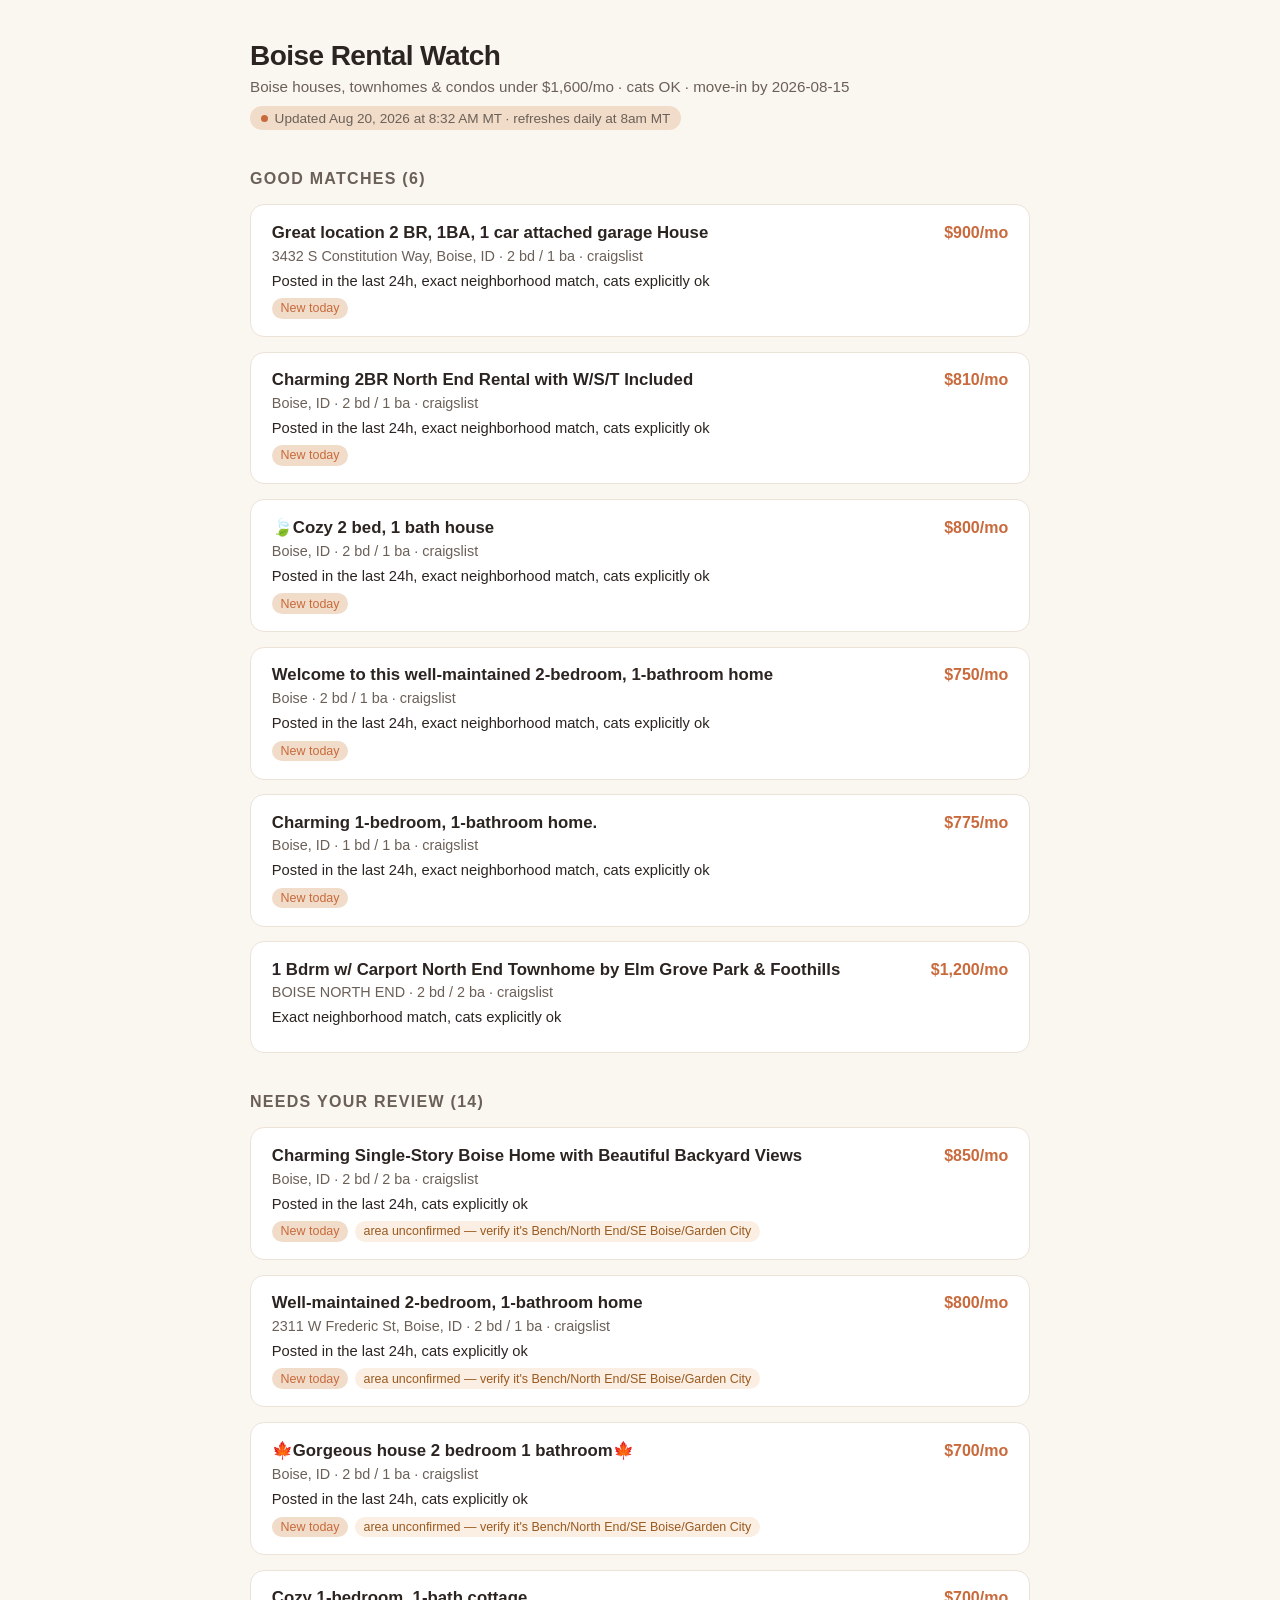
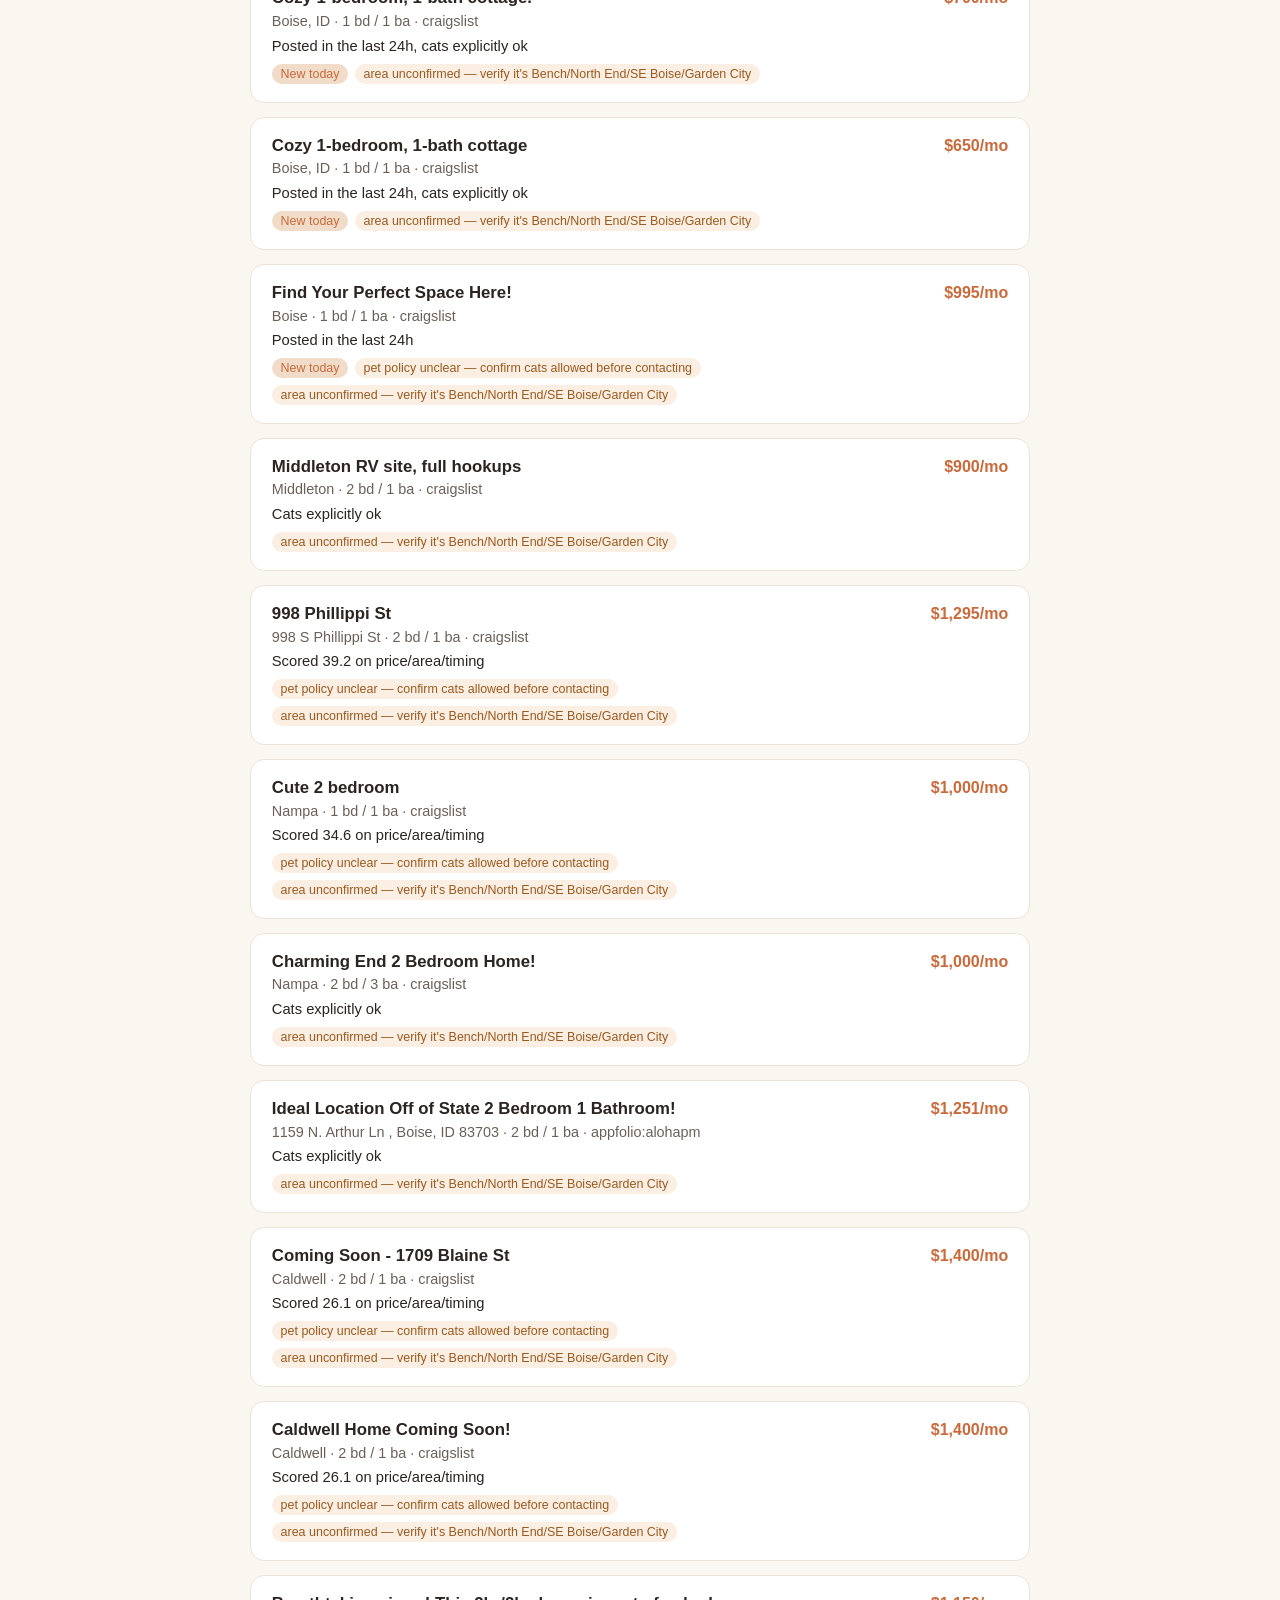
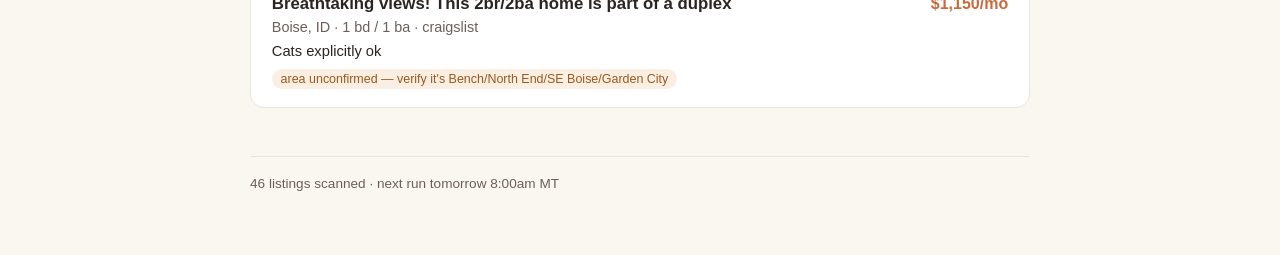
<file: docs/index.html>
<!doctype html>
<html lang="en">
<head>
<meta charset="utf-8">
<meta name="viewport" content="width=device-width, initial-scale=1">
<title>Boise Rental Watch</title>
<style>
:root {
  --bg: #faf6f0;
  --card: #ffffff;
  --ink: #2b2420;
  --ink-soft: #6b6058;
  --accent: #c96a3c;
  --accent-soft: #f0dcc8;
  --border: #ece3d8;
  --warn-bg: #fbeee2;
  --warn-ink: #9a5a1f;
}
* { box-sizing: border-box; }
body {
  margin: 0;
  padding: 2.5rem 1.5rem 4rem;
  background: var(--bg);
  color: var(--ink);
  font-family: -apple-system, BlinkMacSystemFont, "Segoe UI", Helvetica, Arial, sans-serif;
}
.wrap { max-width: 780px; margin: 0 auto; }
header { margin-bottom: 2.5rem; }
h1 { font-size: 1.75rem; margin: 0 0 0.35rem; letter-spacing: -0.02em; }
.subtitle { color: var(--ink-soft); font-size: 0.95rem; }
h2 {
  font-size: 1rem; text-transform: uppercase; letter-spacing: 0.08em;
  color: var(--ink-soft); margin: 2.5rem 0 1rem; font-weight: 600;
}
.card {
  background: var(--card); border: 1px solid var(--border); border-radius: 14px;
  padding: 1.1rem 1.3rem; margin-bottom: 0.9rem;
}
.card-top { display: flex; justify-content: space-between; align-items: baseline; gap: 1rem; }
.card-title { font-weight: 600; font-size: 1.05rem; }
.card-title a { color: var(--ink); text-decoration: none; }
.card-title a:hover { color: var(--accent); }
.price { color: var(--accent); font-weight: 700; white-space: nowrap; }
.meta { color: var(--ink-soft); font-size: 0.9rem; margin-top: 0.3rem; }
.why { margin-top: 0.55rem; font-size: 0.92rem; }
.badges { margin-top: 0.6rem; display: flex; flex-wrap: wrap; gap: 0.4rem; }
.badge {
  font-size: 0.78rem; padding: 0.2rem 0.55rem; border-radius: 999px;
  background: var(--accent-soft); color: var(--accent);
}
.badge.warn { background: var(--warn-bg); color: var(--warn-ink); }
.empty { color: var(--ink-soft); font-style: italic; }
.updated-badge {
  display: inline-flex; align-items: center; gap: 0.4rem;
  margin-top: 0.7rem; font-size: 0.85rem; color: var(--ink-soft);
  background: var(--accent-soft); padding: 0.3rem 0.7rem; border-radius: 999px;
}
.updated-badge .dot {
  width: 7px; height: 7px; border-radius: 50%; background: var(--accent);
}
footer {
  margin-top: 3rem; padding-top: 1.2rem; border-top: 1px solid var(--border);
  color: var(--ink-soft); font-size: 0.85rem;
}
@media (prefers-color-scheme: dark) {
  :root {
    --bg: #1c1815; --card: #262019; --ink: #f0e9e0; --ink-soft: #a89d90;
    --accent: #e08a5b; --accent-soft: #3a2a1c; --border: #3a3128;
    --warn-bg: #3a2a1c; --warn-ink: #e0a86a;
  }
}
</style>
</head>
<body>
<div class="wrap">
  <header>
    <h1>Boise Rental Watch</h1>
    <div class="subtitle">Boise houses, townhomes &amp; condos under $1,600/mo &middot; cats OK &middot; move-in by 2026-08-15</div>
    <div class="updated-badge"><span class="dot"></span>Updated Aug 20, 2026 at 8:32 AM MT &middot; refreshes daily at 8am MT</div>
  </header>

  <h2>Good Matches (6)</h2>
    <div class="card">
      <div class="card-top">
        <div class="card-title"><a href="https://www.craigslist.org/view/d/boise-great-location-br-1ba-car/ieu5X5Zdydei5G1FhfGuUC" target="_blank" rel="noopener">Great location 2 BR, 1BA, 1 car attached garage House</a></div>
        <div class="price">$900/mo</div>
      </div>
      <div class="meta">3432 S Constitution Way, Boise, ID &middot; 2 bd / 1 ba &middot; craigslist</div>
      <div class="why">Posted in the last 24h, exact neighborhood match, cats explicitly ok</div>
      <div class="badges"><span class="badge">New today</span></div>
    </div>
    
    <div class="card">
      <div class="card-top">
        <div class="card-title"><a href="https://www.craigslist.org/view/d/boise-charming-2br-north-end-rental/e5JjiGQG8Yj4hYfBrAHe3q" target="_blank" rel="noopener">Charming 2BR North End Rental with W/S/T Included</a></div>
        <div class="price">$810/mo</div>
      </div>
      <div class="meta">Boise, ID &middot; 2 bd / 1 ba &middot; craigslist</div>
      <div class="why">Posted in the last 24h, exact neighborhood match, cats explicitly ok</div>
      <div class="badges"><span class="badge">New today</span></div>
    </div>
    
    <div class="card">
      <div class="card-top">
        <div class="card-title"><a href="https://www.craigslist.org/view/d/boise-cozy-bed-bath-house/m2NmEM7bMC6mufBF6LpfPm" target="_blank" rel="noopener">🍃Cozy 2 bed, 1 bath house</a></div>
        <div class="price">$800/mo</div>
      </div>
      <div class="meta">Boise, ID &middot; 2 bd / 1 ba &middot; craigslist</div>
      <div class="why">Posted in the last 24h, exact neighborhood match, cats explicitly ok</div>
      <div class="badges"><span class="badge">New today</span></div>
    </div>
    
    <div class="card">
      <div class="card-top">
        <div class="card-title"><a href="https://www.craigslist.org/view/d/boise-welcome-to-this-well-maintained/2McUPN2PVNVoD3sDTTnAYx" target="_blank" rel="noopener">Welcome to this well-maintained 2-bedroom, 1-bathroom home</a></div>
        <div class="price">$750/mo</div>
      </div>
      <div class="meta">Boise &middot; 2 bd / 1 ba &middot; craigslist</div>
      <div class="why">Posted in the last 24h, exact neighborhood match, cats explicitly ok</div>
      <div class="badges"><span class="badge">New today</span></div>
    </div>
    
    <div class="card">
      <div class="card-top">
        <div class="card-title"><a href="https://www.craigslist.org/view/d/boise-charming-bedroom-bathroom-home/jJ51gwWBG4VuGsT7vM2g5E" target="_blank" rel="noopener">Charming 1-bedroom, 1-bathroom home.</a></div>
        <div class="price">$775/mo</div>
      </div>
      <div class="meta">Boise, ID &middot; 1 bd / 1 ba &middot; craigslist</div>
      <div class="why">Posted in the last 24h, exact neighborhood match, cats explicitly ok</div>
      <div class="badges"><span class="badge">New today</span></div>
    </div>
    
    <div class="card">
      <div class="card-top">
        <div class="card-title"><a href="https://www.craigslist.org/view/d/boise-bdrm-carport-north-end-townhome/tJ5dAbqCXEp9YRDRfNVJZ1" target="_blank" rel="noopener">1 Bdrm w/ Carport North End Townhome by Elm Grove Park &amp; Foothills</a></div>
        <div class="price">$1,200/mo</div>
      </div>
      <div class="meta">BOISE NORTH END &middot; 2 bd / 2 ba &middot; craigslist</div>
      <div class="why">Exact neighborhood match, cats explicitly ok</div>
      <div class="badges"></div>
    </div>
    
  <h2>Needs Your Review (14)</h2>
    <div class="card">
      <div class="card-top">
        <div class="card-title"><a href="https://www.craigslist.org/view/d/boise-charming-single-story-boise-home/rm7zmPZJoqU8vLhrBcbbEC" target="_blank" rel="noopener">Charming Single-Story Boise Home with Beautiful Backyard Views</a></div>
        <div class="price">$850/mo</div>
      </div>
      <div class="meta">Boise, ID &middot; 2 bd / 2 ba &middot; craigslist</div>
      <div class="why">Posted in the last 24h, cats explicitly ok</div>
      <div class="badges"><span class="badge">New today</span><span class="badge warn">area unconfirmed — verify it&#x27;s Bench/North End/SE Boise/Garden City</span></div>
    </div>
    
    <div class="card">
      <div class="card-top">
        <div class="card-title"><a href="https://www.craigslist.org/view/d/boise-well-maintained-bedroom-bathroom/x6E9o1rifxC945oAPtrgjn" target="_blank" rel="noopener">Well-maintained 2-bedroom, 1-bathroom home</a></div>
        <div class="price">$800/mo</div>
      </div>
      <div class="meta">2311 W Frederic St, Boise, ID &middot; 2 bd / 1 ba &middot; craigslist</div>
      <div class="why">Posted in the last 24h, cats explicitly ok</div>
      <div class="badges"><span class="badge">New today</span><span class="badge warn">area unconfirmed — verify it&#x27;s Bench/North End/SE Boise/Garden City</span></div>
    </div>
    
    <div class="card">
      <div class="card-top">
        <div class="card-title"><a href="https://www.craigslist.org/view/d/boise-gorgeous-house-bedroom-bathroom/mA3qHmGzaMxHicxd4k19jg" target="_blank" rel="noopener">🍁Gorgeous house 2 bedroom 1 bathroom🍁</a></div>
        <div class="price">$700/mo</div>
      </div>
      <div class="meta">Boise, ID &middot; 2 bd / 1 ba &middot; craigslist</div>
      <div class="why">Posted in the last 24h, cats explicitly ok</div>
      <div class="badges"><span class="badge">New today</span><span class="badge warn">area unconfirmed — verify it&#x27;s Bench/North End/SE Boise/Garden City</span></div>
    </div>
    
    <div class="card">
      <div class="card-top">
        <div class="card-title"><a href="https://www.craigslist.org/view/d/boise-cozy-bedroom-bath-cottage/w2gCMPhXEPHmboVST55VuQ" target="_blank" rel="noopener">Cozy 1-bedroom, 1-bath cottage.</a></div>
        <div class="price">$700/mo</div>
      </div>
      <div class="meta">Boise, ID &middot; 1 bd / 1 ba &middot; craigslist</div>
      <div class="why">Posted in the last 24h, cats explicitly ok</div>
      <div class="badges"><span class="badge">New today</span><span class="badge warn">area unconfirmed — verify it&#x27;s Bench/North End/SE Boise/Garden City</span></div>
    </div>
    
    <div class="card">
      <div class="card-top">
        <div class="card-title"><a href="https://www.craigslist.org/view/d/boise-cozy-bedroom-bath-cottage/3Z3tm6VGbfBcU5EebpS8Gz" target="_blank" rel="noopener">Cozy 1-bedroom, 1-bath cottage</a></div>
        <div class="price">$650/mo</div>
      </div>
      <div class="meta">Boise, ID &middot; 1 bd / 1 ba &middot; craigslist</div>
      <div class="why">Posted in the last 24h, cats explicitly ok</div>
      <div class="badges"><span class="badge">New today</span><span class="badge warn">area unconfirmed — verify it&#x27;s Bench/North End/SE Boise/Garden City</span></div>
    </div>
    
    <div class="card">
      <div class="card-top">
        <div class="card-title"><a href="https://www.craigslist.org/view/d/boise-find-your-perfect-space-here/gQbfRnxt2TmKkFuAttsnFh" target="_blank" rel="noopener">Find Your Perfect Space Here!</a></div>
        <div class="price">$995/mo</div>
      </div>
      <div class="meta">Boise &middot; 1 bd / 1 ba &middot; craigslist</div>
      <div class="why">Posted in the last 24h</div>
      <div class="badges"><span class="badge">New today</span><span class="badge warn">pet policy unclear — confirm cats allowed before contacting</span><span class="badge warn">area unconfirmed — verify it&#x27;s Bench/North End/SE Boise/Garden City</span></div>
    </div>
    
    <div class="card">
      <div class="card-top">
        <div class="card-title"><a href="https://www.craigslist.org/view/d/middleton-middleton-rv-site-full-hookups/inkFtMsQkytbeUQSiN5r4E" target="_blank" rel="noopener">Middleton RV site, full hookups</a></div>
        <div class="price">$900/mo</div>
      </div>
      <div class="meta">Middleton &middot; 2 bd / 1 ba &middot; craigslist</div>
      <div class="why">Cats explicitly ok</div>
      <div class="badges"><span class="badge warn">area unconfirmed — verify it&#x27;s Bench/North End/SE Boise/Garden City</span></div>
    </div>
    
    <div class="card">
      <div class="card-top">
        <div class="card-title"><a href="https://www.craigslist.org/view/d/boise-998-phillippi-st/vWgkYGPqryoBTUL57gSrcn" target="_blank" rel="noopener">998 Phillippi St</a></div>
        <div class="price">$1,295/mo</div>
      </div>
      <div class="meta">998 S Phillippi St &middot; 2 bd / 1 ba &middot; craigslist</div>
      <div class="why">Scored 39.2 on price/area/timing</div>
      <div class="badges"><span class="badge warn">pet policy unclear — confirm cats allowed before contacting</span><span class="badge warn">area unconfirmed — verify it&#x27;s Bench/North End/SE Boise/Garden City</span></div>
    </div>
    
    <div class="card">
      <div class="card-top">
        <div class="card-title"><a href="https://www.craigslist.org/view/d/nampa-cute-bedroom/qWA8AG2XZoN2qGouZoRGKS" target="_blank" rel="noopener">Cute 2 bedroom</a></div>
        <div class="price">$1,000/mo</div>
      </div>
      <div class="meta">Nampa &middot; 1 bd / 1 ba &middot; craigslist</div>
      <div class="why">Scored 34.6 on price/area/timing</div>
      <div class="badges"><span class="badge warn">pet policy unclear — confirm cats allowed before contacting</span><span class="badge warn">area unconfirmed — verify it&#x27;s Bench/North End/SE Boise/Garden City</span></div>
    </div>
    
    <div class="card">
      <div class="card-top">
        <div class="card-title"><a href="https://www.craigslist.org/view/d/nampa-charming-end-bedroom-home/n4fBQ7NbYew4PDXiRmJDHz" target="_blank" rel="noopener">Charming End 2 Bedroom Home!</a></div>
        <div class="price">$1,000/mo</div>
      </div>
      <div class="meta">Nampa &middot; 2 bd / 3 ba &middot; craigslist</div>
      <div class="why">Cats explicitly ok</div>
      <div class="badges"><span class="badge warn">area unconfirmed — verify it&#x27;s Bench/North End/SE Boise/Garden City</span></div>
    </div>
    
    <div class="card">
      <div class="card-top">
        <div class="card-title"><a href="https://alohapm.appfolio.com/listings/detail/585a8fce-bd00-452f-a192-a07fd54679e2" target="_blank" rel="noopener">Ideal Location Off of State 2 Bedroom 1 Bathroom!</a></div>
        <div class="price">$1,251/mo</div>
      </div>
      <div class="meta">1159 N. Arthur Ln , Boise, ID 83703 &middot; 2 bd / 1 ba &middot; appfolio:alohapm</div>
      <div class="why">Cats explicitly ok</div>
      <div class="badges"><span class="badge warn">area unconfirmed — verify it&#x27;s Bench/North End/SE Boise/Garden City</span></div>
    </div>
    
    <div class="card">
      <div class="card-top">
        <div class="card-title"><a href="https://www.craigslist.org/view/d/caldwell-coming-soon-blaine-st/9ecfQxQV72W8E49arXCXFK" target="_blank" rel="noopener">Coming Soon - 1709 Blaine St</a></div>
        <div class="price">$1,400/mo</div>
      </div>
      <div class="meta">Caldwell &middot; 2 bd / 1 ba &middot; craigslist</div>
      <div class="why">Scored 26.1 on price/area/timing</div>
      <div class="badges"><span class="badge warn">pet policy unclear — confirm cats allowed before contacting</span><span class="badge warn">area unconfirmed — verify it&#x27;s Bench/North End/SE Boise/Garden City</span></div>
    </div>
    
    <div class="card">
      <div class="card-top">
        <div class="card-title"><a href="https://www.craigslist.org/view/d/caldwell-caldwell-home-coming-soon/c9M48AXYeq9gtAYtfN2Gyr" target="_blank" rel="noopener">Caldwell Home Coming Soon!</a></div>
        <div class="price">$1,400/mo</div>
      </div>
      <div class="meta">Caldwell &middot; 2 bd / 1 ba &middot; craigslist</div>
      <div class="why">Scored 26.1 on price/area/timing</div>
      <div class="badges"><span class="badge warn">pet policy unclear — confirm cats allowed before contacting</span><span class="badge warn">area unconfirmed — verify it&#x27;s Bench/North End/SE Boise/Garden City</span></div>
    </div>
    
    <div class="card">
      <div class="card-top">
        <div class="card-title"><a href="https://www.craigslist.org/view/d/boise-breathtaking-views-this-2br-2ba/9punhDjRVs5qBu9ANwAsmU" target="_blank" rel="noopener">Breathtaking views! This 2br/2ba home is part of a duplex</a></div>
        <div class="price">$1,150/mo</div>
      </div>
      <div class="meta">Boise, ID &middot; 1 bd / 1 ba &middot; craigslist</div>
      <div class="why">Cats explicitly ok</div>
      <div class="badges"><span class="badge warn">area unconfirmed — verify it&#x27;s Bench/North End/SE Boise/Garden City</span></div>
    </div>
    

  <footer>
    46 listings scanned &middot; next run tomorrow 8:00am MT
  </footer>
</div>
</body>
</html>
</file>
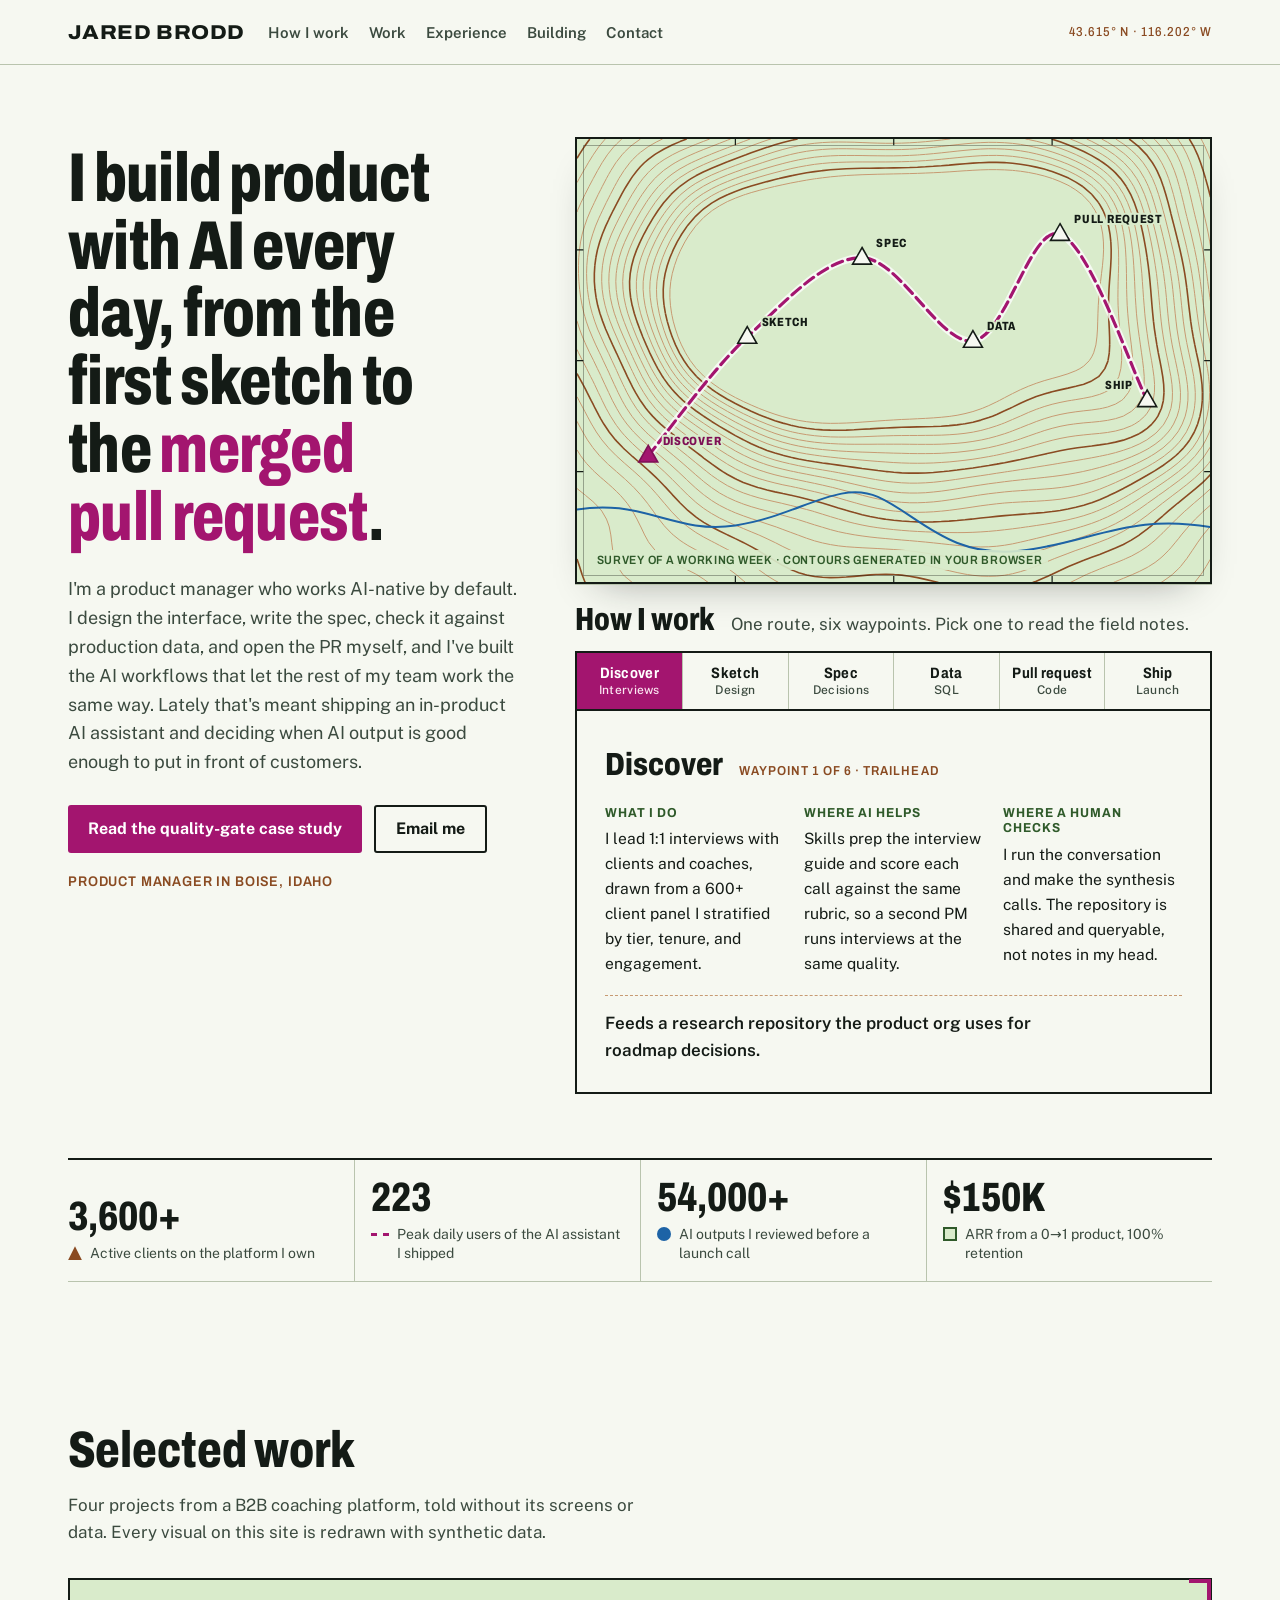
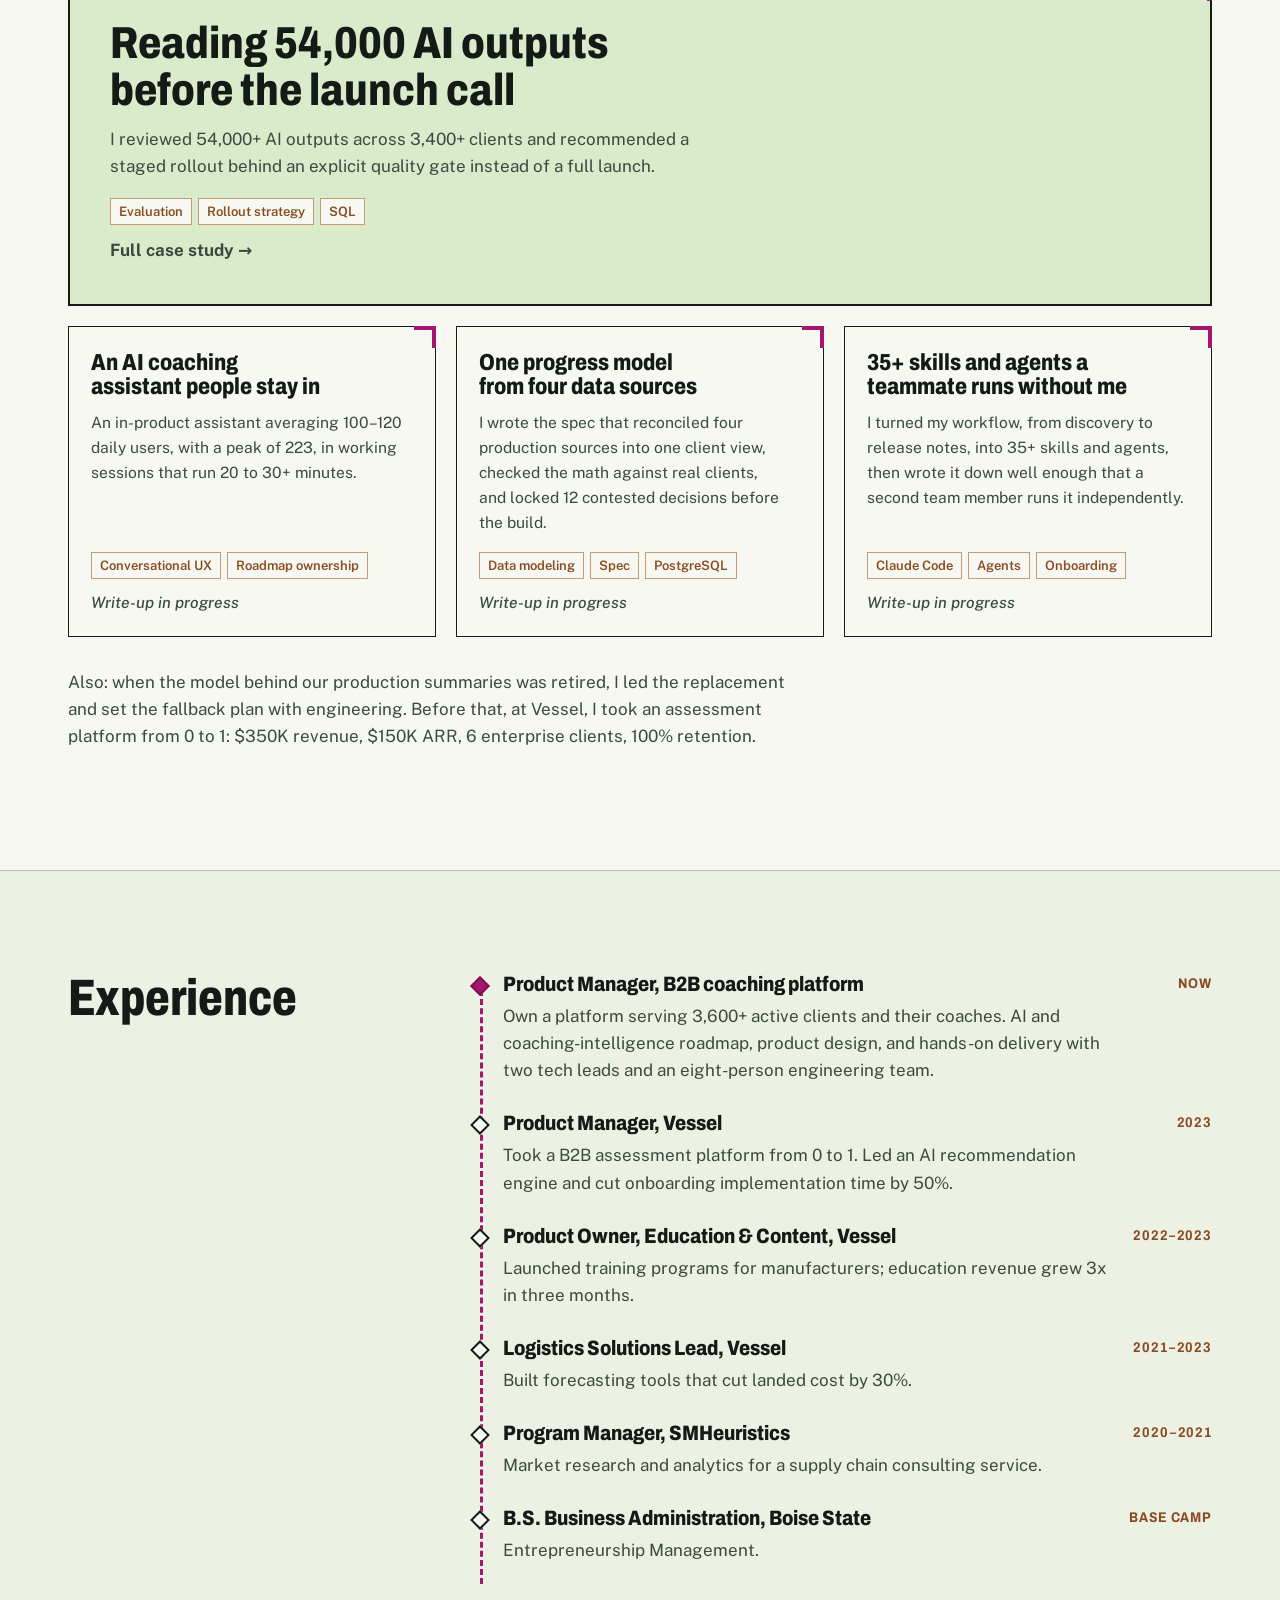
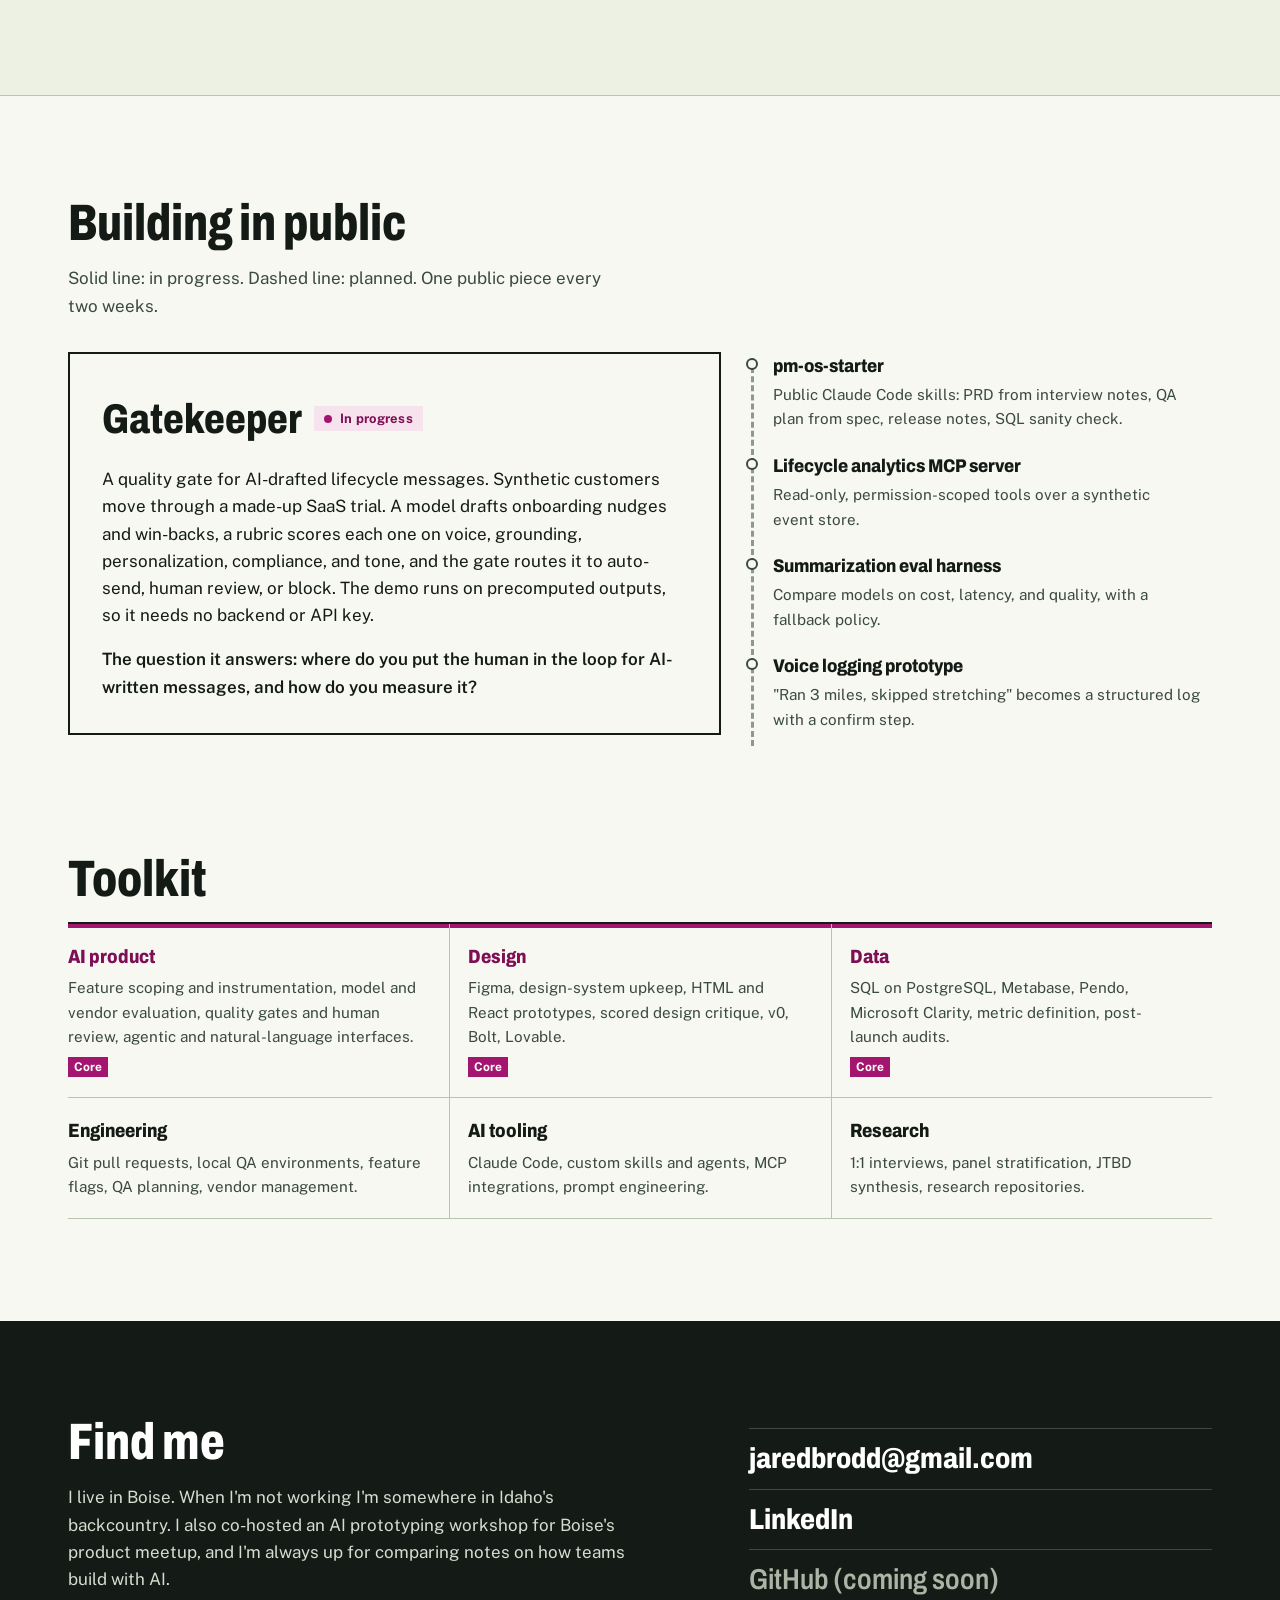
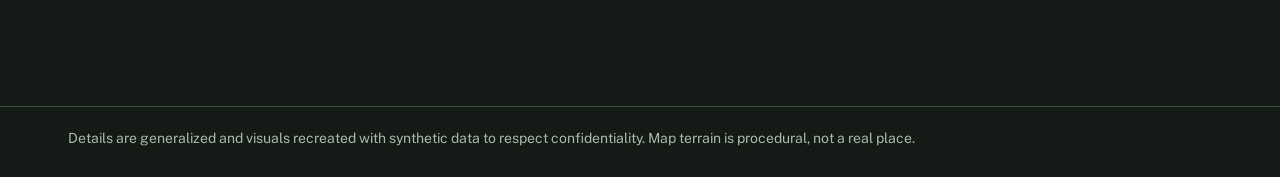
<file: jared-portfolio/directions/a/index.html>
<!doctype html>
<html lang="en">
<head>
<meta charset="utf-8">
<meta name="viewport" content="width=device-width, initial-scale=1">
<title>Jared Brodd, Product Manager</title>
<meta name="description" content="Jared Brodd is a product manager who works AI-native by default: design, spec, production data, and the pull request.">
<link rel="canonical" href="./">
<link rel="preconnect" href="https://fonts.googleapis.com">
<link rel="preconnect" href="https://fonts.gstatic.com" crossorigin>
<link href="https://fonts.googleapis.com/css2?family=Archivo:wdth,wght@62..125,400..900&family=Public+Sans:ital,wght@0,400..700;1,400&display=swap" rel="stylesheet">
<link rel="stylesheet" href="css/site.css">
<script defer src="js/tailor.js"></script>
<script defer src="js/map.js"></script>
</head>
<body>
<a class="skip" href="#main">Skip to content</a>

<header class="masthead">
  <div class="wrap masthead__row">
    <a class="brand" href="./" data-keep-for>Jared Brodd</a>
    <nav aria-label="Primary">
      <ul class="nav">
        <li><a href="#route">How I work</a></li>
        <li><a href="#work">Work</a></li>
        <li><a href="#experience">Experience</a></li>
        <li><a href="#building">Building</a></li>
        <li><a href="#contact">Contact</a></li>
      </ul>
    </nav>
    <p class="coords" aria-hidden="true">43.615° N · 116.202° W</p>
  </div>
</header>

<main id="main">
  <section class="hero" aria-labelledby="hero-title">
    <div class="wrap hero__grid">
      <div class="hero__text">
        <h1 id="hero-title" class="hero__title" data-tailor="headline">I build product with AI every day, from the first sketch to the <em>merged pull request</em>.</h1>
        <p class="hero__focus" data-tailor="focus" hidden></p>
        <p class="hero__lede">I'm a product manager who works AI-native by default. I design the interface, write the spec, check it against production data, and open the PR myself, and I've built the AI workflows that let the rest of my team work the same way. Lately that's meant shipping an in-product AI assistant and deciding when AI output is good enough to put in front of customers.</p>
        <div class="actions">
          <a class="btn btn--route" href="case-quality-gate.html" data-keep-for>Read the quality-gate case study</a>
          <a class="btn btn--plain" href="mailto:jaredbrodd@gmail.com">Email me</a>
        </div>
        <p class="hero__meta">Product manager in Boise, Idaho</p>
      </div>

      <figure class="map" id="route" aria-labelledby="route-title">
        <div class="map__frame">
          <svg class="map__svg" viewBox="0 0 800 560" role="img" aria-labelledby="map-svg-title map-svg-desc">
            <title id="map-svg-title">How I work, drawn as a route</title>
            <desc id="map-svg-desc">A contour map with a route through six waypoints: Discover, Sketch, Spec, Data, Pull request, Ship. The same waypoints are listed as buttons below the map.</desc>
            <rect class="map__ground" width="800" height="560"/>
            <g class="map__contours" id="contours"></g>
            <path class="map__stream" d="M-10 470 C 80 450, 120 500, 200 488 S 330 430, 380 452 S 470 530, 560 520 S 700 470, 810 492"/>
            <path class="map__route-shadow" id="route-shadow" d=""/>
            <path class="map__route" id="route-path" d=""/>
            <g id="waypoints"></g>
            <g class="map__grid" aria-hidden="true">
              <path d="M200 0v8M400 0v8M600 0v8M200 560v-8M400 560v-8M600 560v-8M0 140h8M0 280h8M0 420h8M800 140h-8M800 280h-8M800 420h-8"/>
            </g>
          </svg>
          <p class="map__stamp">Survey of a working week · contours generated in your browser</p>
        </div>
        <figcaption class="map__caption">
          <h2 id="route-title" class="section-title section-title--small">How I work</h2>
          <p>One route, six waypoints. Pick one to read the field notes.</p>
        </figcaption>
        <ol class="waylist" id="waylist" aria-label="Waypoints"></ol>
        <div class="notes" id="notes" aria-live="polite"></div>
      </figure>
    </div>

    <div class="wrap">
      <dl class="legend" aria-label="Key figures">
        <div class="legend__item"><dt><span class="sym sym--peak" aria-hidden="true"></span>Active clients on the platform I own</dt><dd>3,600+</dd></div>
        <div class="legend__item"><dt><span class="sym sym--route" aria-hidden="true"></span>Peak daily users of the AI assistant I shipped</dt><dd>223</dd></div>
        <div class="legend__item"><dt><span class="sym sym--water" aria-hidden="true"></span>AI outputs I reviewed before a launch call</dt><dd>54,000+</dd></div>
        <div class="legend__item"><dt><span class="sym sym--camp" aria-hidden="true"></span>ARR from a 0→1 product, 100% retention</dt><dd>$150K</dd></div>
      </dl>
    </div>
  </section>

  <aside class="wrap why" data-tailor="why" hidden aria-labelledby="why-title">
    <h2 id="why-title" class="why__title" data-why-title></h2>
    <p data-why-body></p>
  </aside>

  <section class="work" id="work" aria-labelledby="work-title">
    <div class="wrap">
      <h2 id="work-title" class="section-title">Selected work</h2>
      <p class="section-lede">Four projects from a B2B coaching platform, told without its screens or data. Every visual on this site is redrawn with synthetic data.</p>
      <ul class="sheets" data-featured>
        <li class="sheet sheet--lead" data-case="quality-gate">
          <h3 class="sheet__title"><a href="case-quality-gate.html" data-keep-for>Reading 54,000 AI outputs before the launch call</a></h3>
          <p>I reviewed 54,000+ AI outputs across 3,400+ clients and recommended a staged rollout behind an explicit quality gate instead of a full launch.</p>
          <ul class="tags"><li>Evaluation</li><li>Rollout strategy</li><li>SQL</li></ul>
          <p class="sheet__more">Full case study →</p>
        </li>
        <li class="sheet" data-case="ai-assistant">
          <h3 class="sheet__title">An AI coaching assistant people stay in</h3>
          <p>An in-product assistant averaging 100–120 daily users, with a peak of 223, in working sessions that run 20 to 30+ minutes.</p>
          <ul class="tags"><li>Conversational UX</li><li>Roadmap ownership</li></ul>
          <p class="sheet__more sheet__more--quiet">Write-up in progress</p>
        </li>
        <li class="sheet" data-case="progress-model">
          <h3 class="sheet__title">One progress model from four data sources</h3>
          <p>I wrote the spec that reconciled four production sources into one client view, checked the math against real clients, and locked 12 contested decisions before the build.</p>
          <ul class="tags"><li>Data modeling</li><li>Spec</li><li>PostgreSQL</li></ul>
          <p class="sheet__more sheet__more--quiet">Write-up in progress</p>
        </li>
        <li class="sheet" data-case="pm-os">
          <h3 class="sheet__title">35+ skills and agents a teammate runs without me</h3>
          <p>I turned my workflow, from discovery to release notes, into 35+ skills and agents, then wrote it down well enough that a second team member runs it independently.</p>
          <ul class="tags"><li>Claude Code</li><li>Agents</li><li>Onboarding</li></ul>
          <p class="sheet__more sheet__more--quiet">Write-up in progress</p>
        </li>
      </ul>
      <p class="also">Also: when the model behind our production summaries was retired, I led the replacement and set the fallback plan with engineering. Before that, at Vessel, I took an assessment platform from 0 to 1: $350K revenue, $150K ARR, 6 enterprise clients, 100% retention.</p>
    </div>
  </section>

  <section class="experience" id="experience" aria-labelledby="exp-title">
    <div class="wrap exp__grid">
      <h2 id="exp-title" class="section-title">Experience</h2>
      <ol class="trail">
        <li class="trail__stop trail__stop--now">
          <h3 class="trail__role">Product Manager, B2B coaching platform</h3>
          <p class="trail__when">Now</p>
          <p>Own a platform serving 3,600+ active clients and their coaches. AI and coaching-intelligence roadmap, product design, and hands-on delivery with two tech leads and an eight-person engineering team.</p>
        </li>
        <li class="trail__stop">
          <h3 class="trail__role">Product Manager, Vessel</h3>
          <p class="trail__when">2023</p>
          <p>Took a B2B assessment platform from 0 to 1. Led an AI recommendation engine and cut onboarding implementation time by 50%.</p>
        </li>
        <li class="trail__stop">
          <h3 class="trail__role">Product Owner, Education &amp; Content, Vessel</h3>
          <p class="trail__when">2022–2023</p>
          <p>Launched training programs for manufacturers; education revenue grew 3x in three months.</p>
        </li>
        <li class="trail__stop">
          <h3 class="trail__role">Logistics Solutions Lead, Vessel</h3>
          <p class="trail__when">2021–2023</p>
          <p>Built forecasting tools that cut landed cost by 30%.</p>
        </li>
        <li class="trail__stop">
          <h3 class="trail__role">Program Manager, SMHeuristics</h3>
          <p class="trail__when">2020–2021</p>
          <p>Market research and analytics for a supply chain consulting service.</p>
        </li>
        <li class="trail__stop trail__stop--base">
          <h3 class="trail__role">B.S. Business Administration, Boise State</h3>
          <p class="trail__when">Base camp</p>
          <p>Entrepreneurship Management.</p>
        </li>
      </ol>
    </div>
  </section>

  <section class="building" id="building" aria-labelledby="build-title">
    <div class="wrap">
      <h2 id="build-title" class="section-title">Building in public</h2>
      <p class="section-lede">Solid line: in progress. Dashed line: planned. One public piece every two weeks.</p>
      <div class="build__grid">
        <article class="project">
          <h3 class="project__title">Gatekeeper <span class="status status--live"><span class="dot" aria-hidden="true"></span>In progress</span></h3>
          <p>A quality gate for AI-drafted lifecycle messages. Synthetic customers move through a made-up SaaS trial. A model drafts onboarding nudges and win-backs, a rubric scores each one on voice, grounding, personalization, compliance, and tone, and the gate routes it to auto-send, human review, or block. The demo runs on precomputed outputs, so it needs no backend or API key.</p>
          <p class="project__q">The question it answers: where do you put the human in the loop for AI-written messages, and how do you measure it?</p>
        </article>
        <ol class="planned" aria-label="Planned projects">
          <li><h3>pm-os-starter</h3><p>Public Claude Code skills: PRD from interview notes, QA plan from spec, release notes, SQL sanity check.</p></li>
          <li><h3>Lifecycle analytics MCP server</h3><p>Read-only, permission-scoped tools over a synthetic event store.</p></li>
          <li><h3>Summarization eval harness</h3><p>Compare models on cost, latency, and quality, with a fallback policy.</p></li>
          <li><h3>Voice logging prototype</h3><p>"Ran 3 miles, skipped stretching" becomes a structured log with a confirm step.</p></li>
        </ol>
      </div>
    </div>
  </section>

  <section class="skills" id="skills" aria-labelledby="skills-title">
    <div class="wrap">
      <h2 id="skills-title" class="section-title">Toolkit</h2>
      <ul class="skillset">
        <li data-skill="AI Product"><h3>AI product</h3><p>Feature scoping and instrumentation, model and vendor evaluation, quality gates and human review, agentic and natural-language interfaces.</p></li>
        <li data-skill="Design"><h3>Design</h3><p>Figma, design-system upkeep, HTML and React prototypes, scored design critique, v0, Bolt, Lovable.</p></li>
        <li data-skill="Data & Analytics"><h3>Data</h3><p>SQL on PostgreSQL, Metabase, Pendo, Microsoft Clarity, metric definition, post-launch audits.</p></li>
        <li data-skill="Engineering Collaboration"><h3>Engineering</h3><p>Git pull requests, local QA environments, feature flags, QA planning, vendor management.</p></li>
        <li data-skill="AI Tooling"><h3>AI tooling</h3><p>Claude Code, custom skills and agents, MCP integrations, prompt engineering.</p></li>
        <li data-skill="Discovery & Research"><h3>Research</h3><p>1:1 interviews, panel stratification, JTBD synthesis, research repositories.</p></li>
      </ul>
    </div>
  </section>

  <section class="contact" id="contact" aria-labelledby="contact-title">
    <div class="wrap contact__grid">
      <div>
        <h2 id="contact-title" class="section-title">Find me</h2>
        <p>I live in Boise. When I'm not working I'm somewhere in Idaho's backcountry. I also co-hosted an AI prototyping workshop for Boise's product meetup, and I'm always up for comparing notes on how teams build with AI.</p>
      </div>
      <ul class="contact__list">
        <li><a href="mailto:jaredbrodd@gmail.com">jaredbrodd@gmail.com</a></li>
        <li><a href="https://www.linkedin.com/in/jared-brodd" rel="me">LinkedIn</a></li>
        <li><span class="soon">GitHub (coming soon)</span></li>
      </ul>
    </div>
  </section>
</main>

<footer class="footer">
  <div class="wrap">
    <p>Details are generalized and visuals recreated with synthetic data to respect confidentiality. Map terrain is procedural, not a real place.</p>
  </div>
</footer>
</body>
</html>
</file>
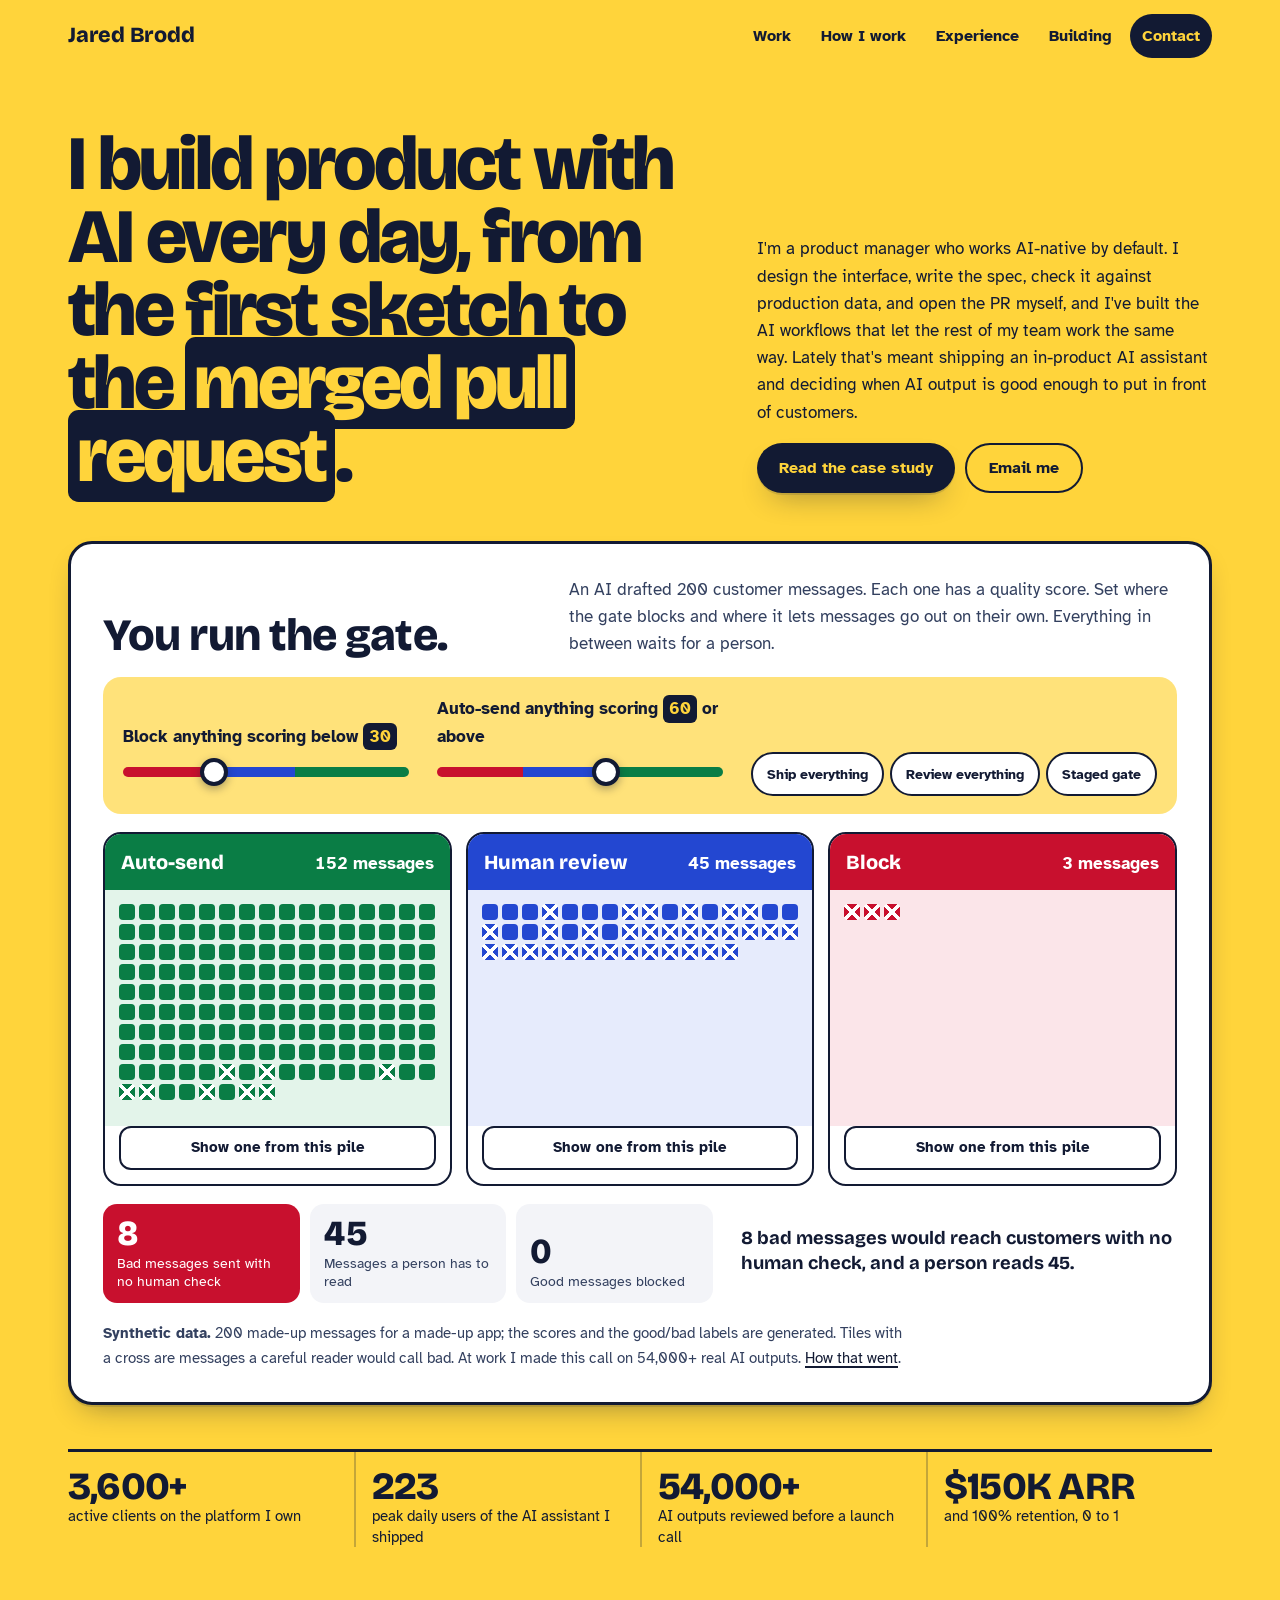
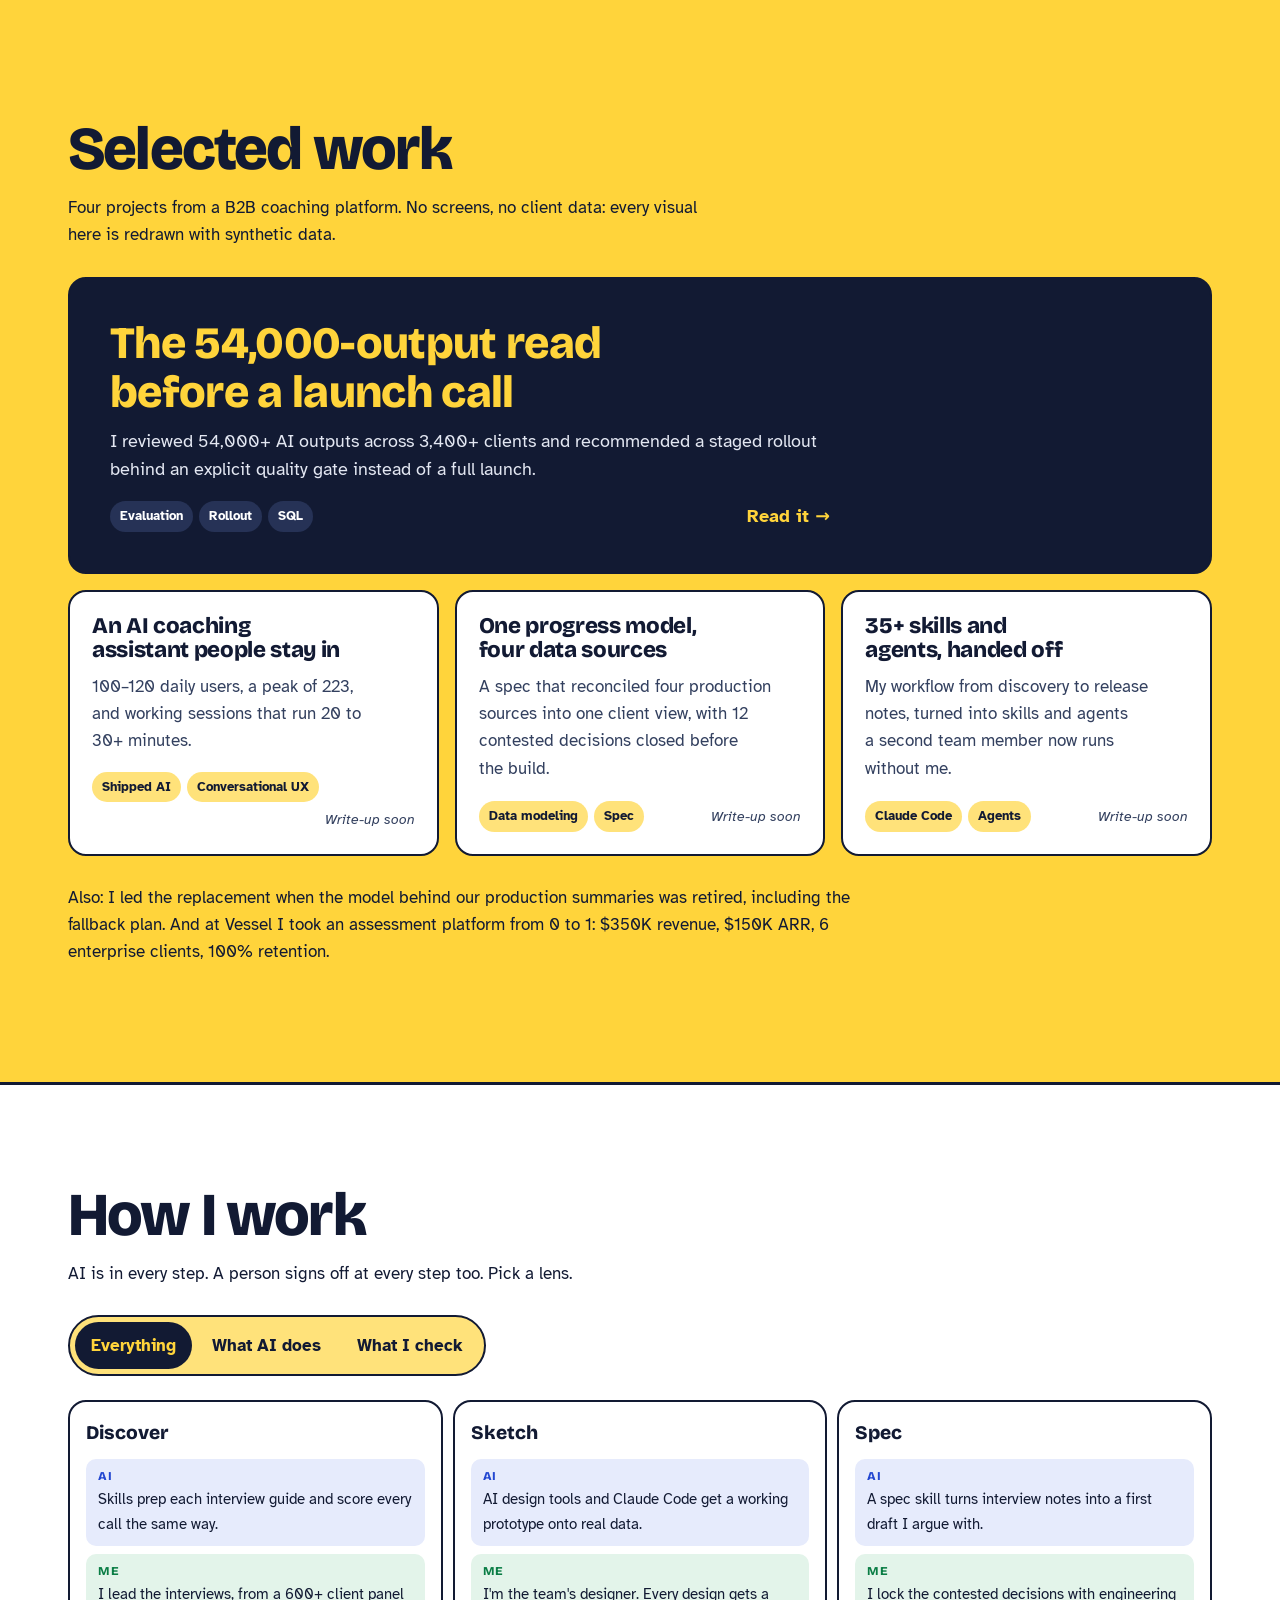
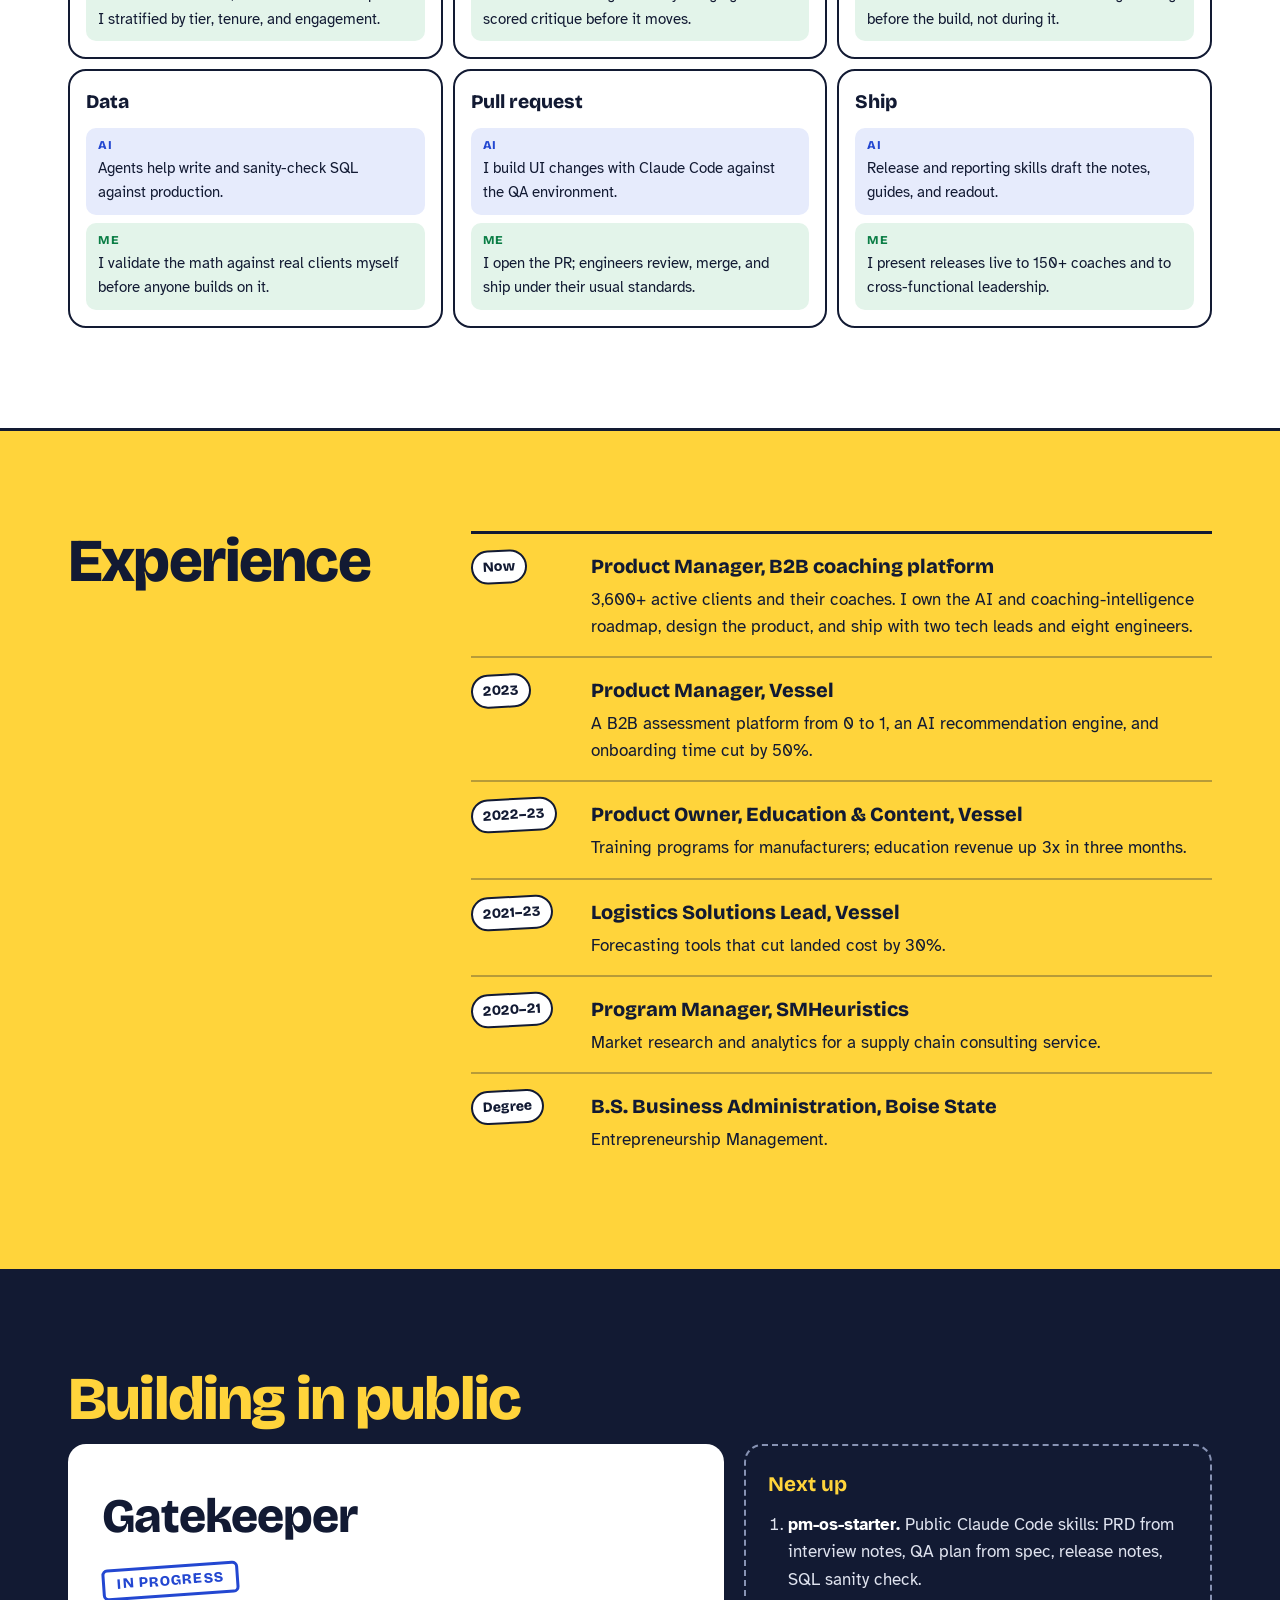
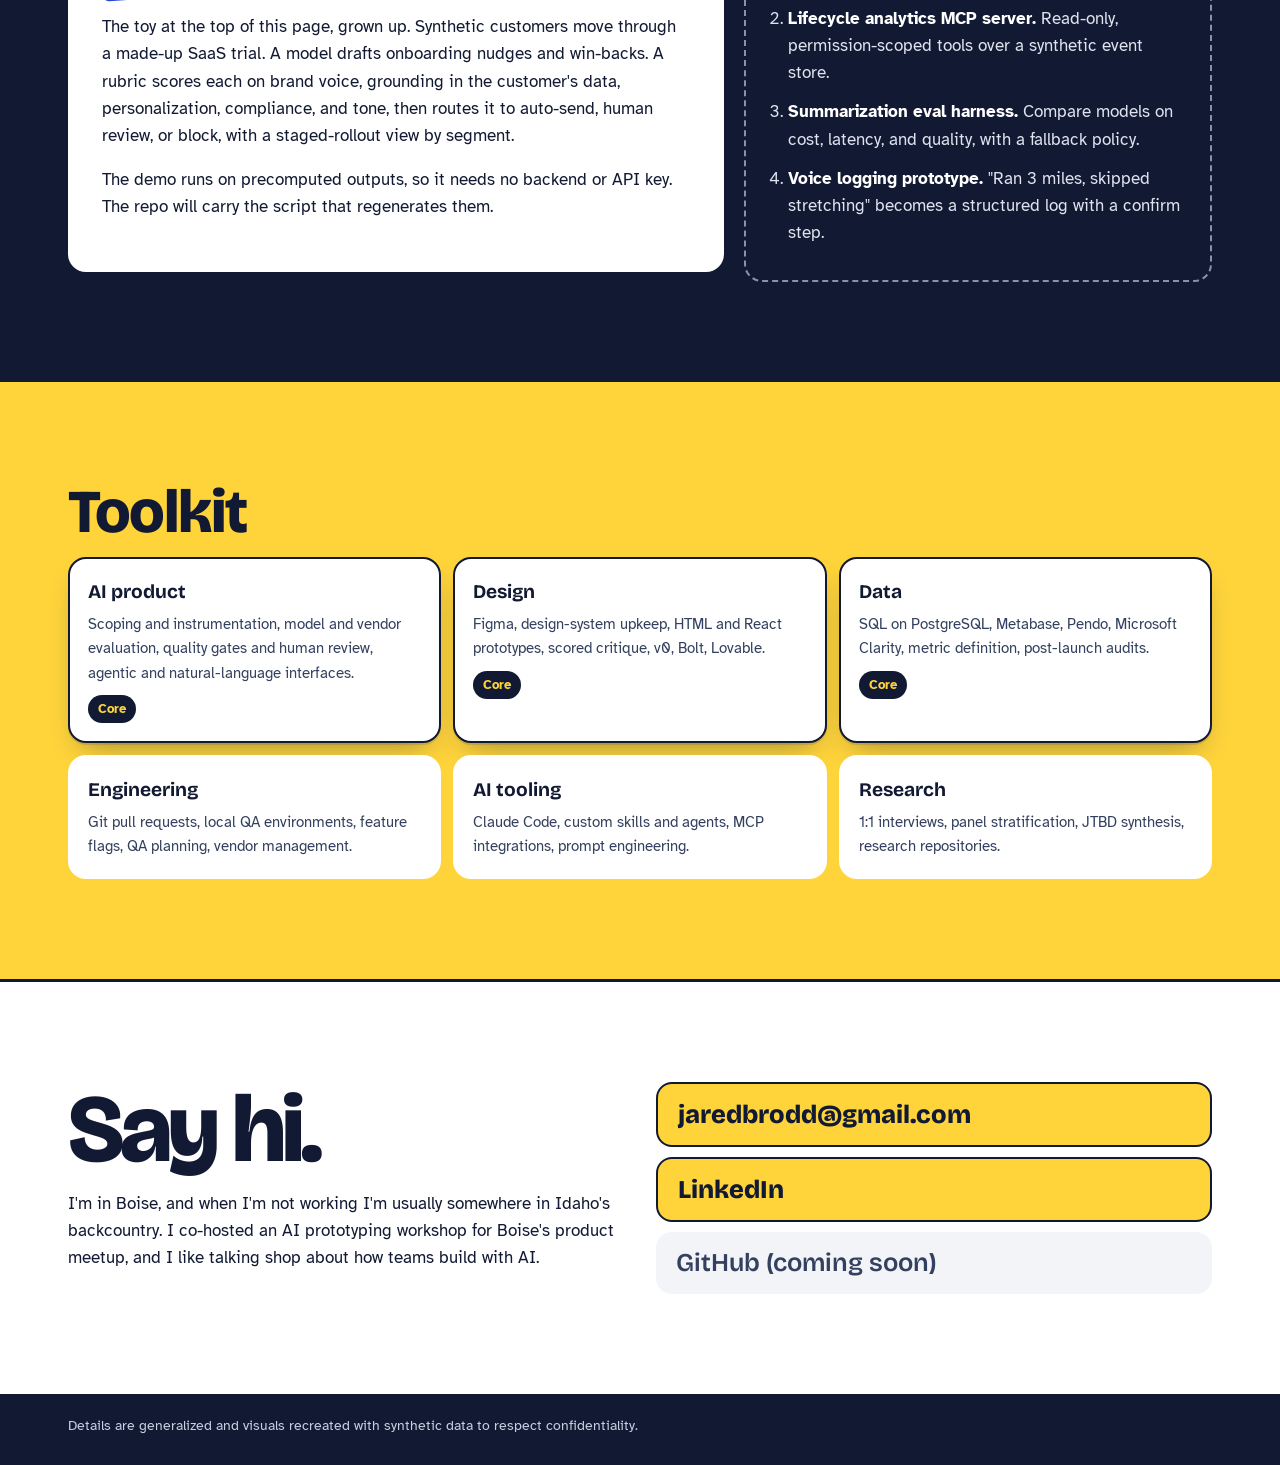
<file: jared-portfolio/directions/b/index.html>
<!doctype html>
<html lang="en">
<head>
<meta charset="utf-8">
<meta name="viewport" content="width=device-width, initial-scale=1">
<title>Jared Brodd, Product Manager</title>
<meta name="description" content="Jared Brodd is a product manager who works AI-native by default. Try the quality gate: decide which AI-drafted messages go out.">
<link rel="canonical" href="./">
<link rel="preconnect" href="https://fonts.googleapis.com">
<link rel="preconnect" href="https://fonts.gstatic.com" crossorigin>
<link href="https://fonts.googleapis.com/css2?family=Bricolage+Grotesque:opsz,wdth,wght@12..96,75..100,400..800&family=Atkinson+Hyperlegible:ital,wght@0,400;0,700;1,400&display=swap" rel="stylesheet">
<link rel="stylesheet" href="css/site.css">
<script defer src="js/tailor.js"></script>
<script defer src="js/sorter.js"></script>
<script defer src="js/site.js"></script>
</head>
<body>
<a class="skip" href="#main">Skip to content</a>

<header class="top">
  <div class="wrap top__row">
    <a class="brand" href="./" data-keep-for>Jared Brodd</a>
    <nav aria-label="Primary">
      <ul class="nav">
        <li><a href="#work">Work</a></li>
        <li><a href="#how">How I work</a></li>
        <li><a href="#experience">Experience</a></li>
        <li><a href="#building">Building</a></li>
        <li><a class="nav__cta" href="#contact">Contact</a></li>
      </ul>
    </nav>
  </div>
</header>

<main id="main">
  <section class="hero" aria-labelledby="hero-title">
    <div class="wrap hero__intro">
      <h1 id="hero-title" class="hero__title" data-tailor="headline">I build product with AI every day, from the first sketch to the <em>merged pull request</em>.</h1>
      <div class="hero__side">
        <p class="hero__focus" data-tailor="focus" hidden></p>
        <p class="hero__lede">I'm a product manager who works AI-native by default. I design the interface, write the spec, check it against production data, and open the PR myself, and I've built the AI workflows that let the rest of my team work the same way. Lately that's meant shipping an in-product AI assistant and deciding when AI output is good enough to put in front of customers.</p>
        <div class="actions">
          <a class="btn btn--ink" href="case-quality-gate.html" data-keep-for>Read the case study</a>
          <a class="btn btn--line" href="mailto:jaredbrodd@gmail.com">Email me</a>
        </div>
      </div>
    </div>

    <div class="wrap">
      <div class="sorter" id="sorter" aria-labelledby="sorter-title">
        <div class="sorter__head">
          <h2 id="sorter-title" class="sorter__title">You run the gate.</h2>
          <p class="sorter__intro">An AI drafted 200 customer messages. Each one has a quality score. Set where the gate blocks and where it lets messages go out on their own. Everything in between waits for a person.</p>
        </div>

        <div class="controls">
          <div class="range">
            <label for="th-block">Block anything scoring below <output id="out-block" for="th-block">30</output></label>
            <input type="range" id="th-block" min="0" max="100" step="1" value="30">
          </div>
          <div class="range">
            <label for="th-send">Auto-send anything scoring <output id="out-send" for="th-send">60</output> or above</label>
            <input type="range" id="th-send" min="0" max="100" step="1" value="60">
          </div>
          <div class="presets" role="group" aria-label="Try a setting">
            <button type="button" data-preset="0,0">Ship everything</button>
            <button type="button" data-preset="0,100">Review everything</button>
            <button type="button" data-preset="45,70">Staged gate</button>
          </div>
        </div>

        <div class="bins">
          <section class="bin bin--send" aria-labelledby="bin-send-t">
            <header class="bin__head">
              <h3 id="bin-send-t">Auto-send</h3>
              <p class="bin__count"><span data-count="send">0</span> messages</p>
            </header>
            <div class="bin__tiles" data-bin="send" aria-hidden="true"></div>
            <button type="button" class="bin__peek" data-peek="send">Show one from this pile</button>
          </section>
          <section class="bin bin--review" aria-labelledby="bin-review-t">
            <header class="bin__head">
              <h3 id="bin-review-t">Human review</h3>
              <p class="bin__count"><span data-count="review">0</span> messages</p>
            </header>
            <div class="bin__tiles" data-bin="review" aria-hidden="true"></div>
            <button type="button" class="bin__peek" data-peek="review">Show one from this pile</button>
          </section>
          <section class="bin bin--block" aria-labelledby="bin-block-t">
            <header class="bin__head">
              <h3 id="bin-block-t">Block</h3>
              <p class="bin__count"><span data-count="block">0</span> messages</p>
            </header>
            <div class="bin__tiles" data-bin="block" aria-hidden="true"></div>
            <button type="button" class="bin__peek" data-peek="block">Show one from this pile</button>
          </section>
        </div>

        <div class="readout">
          <dl class="meters">
            <div class="meter meter--bad"><dt>Bad messages sent with no human check</dt><dd data-stat="escaped">0</dd></div>
            <div class="meter"><dt>Messages a person has to read</dt><dd data-stat="review">0</dd></div>
            <div class="meter"><dt>Good messages blocked</dt><dd data-stat="lost">0</dd></div>
          </dl>
          <p class="verdict" id="verdict" aria-live="polite"></p>
        </div>

        <div class="letter" id="letter" hidden>
          <div class="letter__meta"><span class="letter__score" id="l-score"></span><span id="l-type"></span><span class="letter__flag" id="l-flag"></span></div>
          <p class="letter__body" id="l-body"></p>
          <p class="letter__why" id="l-why"></p>
        </div>

        <p class="sorter__note"><strong>Synthetic data.</strong> 200 made-up messages for a made-up app; the scores and the good/bad labels are generated. Tiles with a cross are messages a careful reader would call bad. At work I made this call on 54,000+ real AI outputs. <a href="case-quality-gate.html" data-keep-for>How that went</a>.</p>
      </div>
    </div>

    <div class="wrap">
      <ul class="proof" aria-label="Key figures">
        <li><strong>3,600+</strong> active clients on the platform I own</li>
        <li><strong>223</strong> peak daily users of the AI assistant I shipped</li>
        <li><strong>54,000+</strong> AI outputs reviewed before a launch call</li>
        <li><strong>$150K ARR</strong> and 100% retention, 0 to 1</li>
      </ul>
    </div>
  </section>

  <aside class="wrap why" data-tailor="why" hidden aria-labelledby="why-title">
    <div class="why__card">
      <h2 id="why-title" data-why-title></h2>
      <p data-why-body></p>
    </div>
  </aside>

  <section class="work" id="work" aria-labelledby="work-title">
    <div class="wrap">
      <h2 id="work-title" class="title">Selected work</h2>
      <p class="lede">Four projects from a B2B coaching platform. No screens, no client data: every visual here is redrawn with synthetic data.</p>
      <ul class="cards" data-featured>
        <li class="card card--lead" data-case="quality-gate">
          <h3><a href="case-quality-gate.html" data-keep-for>The 54,000-output read before a launch call</a></h3>
          <p>I reviewed 54,000+ AI outputs across 3,400+ clients and recommended a staged rollout behind an explicit quality gate instead of a full launch.</p>
          <p class="card__foot"><span class="chip">Evaluation</span><span class="chip">Rollout</span><span class="chip">SQL</span><span class="card__go">Read it</span></p>
        </li>
        <li class="card" data-case="ai-assistant">
          <h3>An AI coaching assistant people stay in</h3>
          <p>100–120 daily users, a peak of 223, and working sessions that run 20 to 30+ minutes.</p>
          <p class="card__foot"><span class="chip">Shipped AI</span><span class="chip">Conversational UX</span><span class="card__soon">Write-up soon</span></p>
        </li>
        <li class="card" data-case="progress-model">
          <h3>One progress model, four data sources</h3>
          <p>A spec that reconciled four production sources into one client view, with 12 contested decisions closed before the build.</p>
          <p class="card__foot"><span class="chip">Data modeling</span><span class="chip">Spec</span><span class="card__soon">Write-up soon</span></p>
        </li>
        <li class="card" data-case="pm-os">
          <h3>35+ skills and agents, handed off</h3>
          <p>My workflow from discovery to release notes, turned into skills and agents a second team member now runs without me.</p>
          <p class="card__foot"><span class="chip">Claude Code</span><span class="chip">Agents</span><span class="card__soon">Write-up soon</span></p>
        </li>
      </ul>
      <p class="also">Also: I led the replacement when the model behind our production summaries was retired, including the fallback plan. And at Vessel I took an assessment platform from 0 to 1: $350K revenue, $150K ARR, 6 enterprise clients, 100% retention.</p>
    </div>
  </section>

  <section class="how" id="how" aria-labelledby="how-title">
    <div class="wrap">
      <h2 id="how-title" class="title">How I work</h2>
      <p class="lede">AI is in every step. A person signs off at every step too. Pick a lens.</p>
      <div class="lens" role="radiogroup" aria-label="Lens">
        <label><input type="radio" name="lens" value="all" checked> <span>Everything</span></label>
        <label><input type="radio" name="lens" value="ai"> <span>What AI does</span></label>
        <label><input type="radio" name="lens" value="me"> <span>What I check</span></label>
      </div>
      <ol class="steps" id="steps" data-lens="all">
        <li class="step"><h3>Discover</h3><p class="row row--ai">Skills prep each interview guide and score every call the same way.</p><p class="row row--me">I lead the interviews, from a 600+ client panel I stratified by tier, tenure, and engagement.</p></li>
        <li class="step"><h3>Sketch</h3><p class="row row--ai">AI design tools and Claude Code get a working prototype onto real data.</p><p class="row row--me">I'm the team's designer. Every design gets a scored critique before it moves.</p></li>
        <li class="step"><h3>Spec</h3><p class="row row--ai">A spec skill turns interview notes into a first draft I argue with.</p><p class="row row--me">I lock the contested decisions with engineering before the build, not during it.</p></li>
        <li class="step"><h3>Data</h3><p class="row row--ai">Agents help write and sanity-check SQL against production.</p><p class="row row--me">I validate the math against real clients myself before anyone builds on it.</p></li>
        <li class="step"><h3>Pull request</h3><p class="row row--ai">I build UI changes with Claude Code against the QA environment.</p><p class="row row--me">I open the PR; engineers review, merge, and ship under their usual standards.</p></li>
        <li class="step"><h3>Ship</h3><p class="row row--ai">Release and reporting skills draft the notes, guides, and readout.</p><p class="row row--me">I present releases live to 150+ coaches and to cross-functional leadership.</p></li>
      </ol>
    </div>
  </section>

  <section class="exp" id="experience" aria-labelledby="exp-title">
    <div class="wrap exp__grid">
      <h2 id="exp-title" class="title">Experience</h2>
      <ol class="jobs">
        <li><span class="jobs__when">Now</span><div><h3>Product Manager, B2B coaching platform</h3><p>3,600+ active clients and their coaches. I own the AI and coaching-intelligence roadmap, design the product, and ship with two tech leads and eight engineers.</p></div></li>
        <li><span class="jobs__when">2023</span><div><h3>Product Manager, Vessel</h3><p>A B2B assessment platform from 0 to 1, an AI recommendation engine, and onboarding time cut by 50%.</p></div></li>
        <li><span class="jobs__when">2022–23</span><div><h3>Product Owner, Education &amp; Content, Vessel</h3><p>Training programs for manufacturers; education revenue up 3x in three months.</p></div></li>
        <li><span class="jobs__when">2021–23</span><div><h3>Logistics Solutions Lead, Vessel</h3><p>Forecasting tools that cut landed cost by 30%.</p></div></li>
        <li><span class="jobs__when">2020–21</span><div><h3>Program Manager, SMHeuristics</h3><p>Market research and analytics for a supply chain consulting service.</p></div></li>
        <li><span class="jobs__when">Degree</span><div><h3>B.S. Business Administration, Boise State</h3><p>Entrepreneurship Management.</p></div></li>
      </ol>
    </div>
  </section>

  <section class="building" id="building" aria-labelledby="build-title">
    <div class="wrap">
      <h2 id="build-title" class="title">Building in public</h2>
      <div class="build__grid">
        <article class="gk">
          <h3 class="gk__title">Gatekeeper</h3>
          <p class="stamp stamp--live">In progress</p>
          <p>The toy at the top of this page, grown up. Synthetic customers move through a made-up SaaS trial. A model drafts onboarding nudges and win-backs. A rubric scores each on brand voice, grounding in the customer's data, personalization, compliance, and tone, then routes it to auto-send, human review, or block, with a staged-rollout view by segment.</p>
          <p>The demo runs on precomputed outputs, so it needs no backend or API key. The repo will carry the script that regenerates them.</p>
        </article>
        <div class="roadmap">
          <h3 class="roadmap__title">Next up</h3>
          <ol>
            <li><strong>pm-os-starter.</strong> Public Claude Code skills: PRD from interview notes, QA plan from spec, release notes, SQL sanity check.</li>
            <li><strong>Lifecycle analytics MCP server.</strong> Read-only, permission-scoped tools over a synthetic event store.</li>
            <li><strong>Summarization eval harness.</strong> Compare models on cost, latency, and quality, with a fallback policy.</li>
            <li><strong>Voice logging prototype.</strong> "Ran 3 miles, skipped stretching" becomes a structured log with a confirm step.</li>
          </ol>
        </div>
      </div>
    </div>
  </section>

  <section class="skills" aria-labelledby="skills-title">
    <div class="wrap">
      <h2 id="skills-title" class="title">Toolkit</h2>
      <ul class="skillset">
        <li data-skill="AI Product"><h3>AI product</h3><p>Scoping and instrumentation, model and vendor evaluation, quality gates and human review, agentic and natural-language interfaces.</p></li>
        <li data-skill="Design"><h3>Design</h3><p>Figma, design-system upkeep, HTML and React prototypes, scored critique, v0, Bolt, Lovable.</p></li>
        <li data-skill="Data & Analytics"><h3>Data</h3><p>SQL on PostgreSQL, Metabase, Pendo, Microsoft Clarity, metric definition, post-launch audits.</p></li>
        <li data-skill="Engineering Collaboration"><h3>Engineering</h3><p>Git pull requests, local QA environments, feature flags, QA planning, vendor management.</p></li>
        <li data-skill="AI Tooling"><h3>AI tooling</h3><p>Claude Code, custom skills and agents, MCP integrations, prompt engineering.</p></li>
        <li data-skill="Discovery & Research"><h3>Research</h3><p>1:1 interviews, panel stratification, JTBD synthesis, research repositories.</p></li>
      </ul>
    </div>
  </section>

  <section class="contact" id="contact" aria-labelledby="contact-title">
    <div class="wrap contact__grid">
      <div>
        <h2 id="contact-title" class="contact__title">Say hi.</h2>
        <p>I'm in Boise, and when I'm not working I'm usually somewhere in Idaho's backcountry. I co-hosted an AI prototyping workshop for Boise's product meetup, and I like talking shop about how teams build with AI.</p>
      </div>
      <ul class="contact__list">
        <li><a href="mailto:jaredbrodd@gmail.com">jaredbrodd@gmail.com</a></li>
        <li><a href="https://www.linkedin.com/in/jared-brodd" rel="me">LinkedIn</a></li>
        <li><span class="soon">GitHub (coming soon)</span></li>
      </ul>
    </div>
  </section>
</main>
<footer class="foot"><div class="wrap"><p>Details are generalized and visuals recreated with synthetic data to respect confidentiality.</p></div></footer>
</body>
</html>
</file>
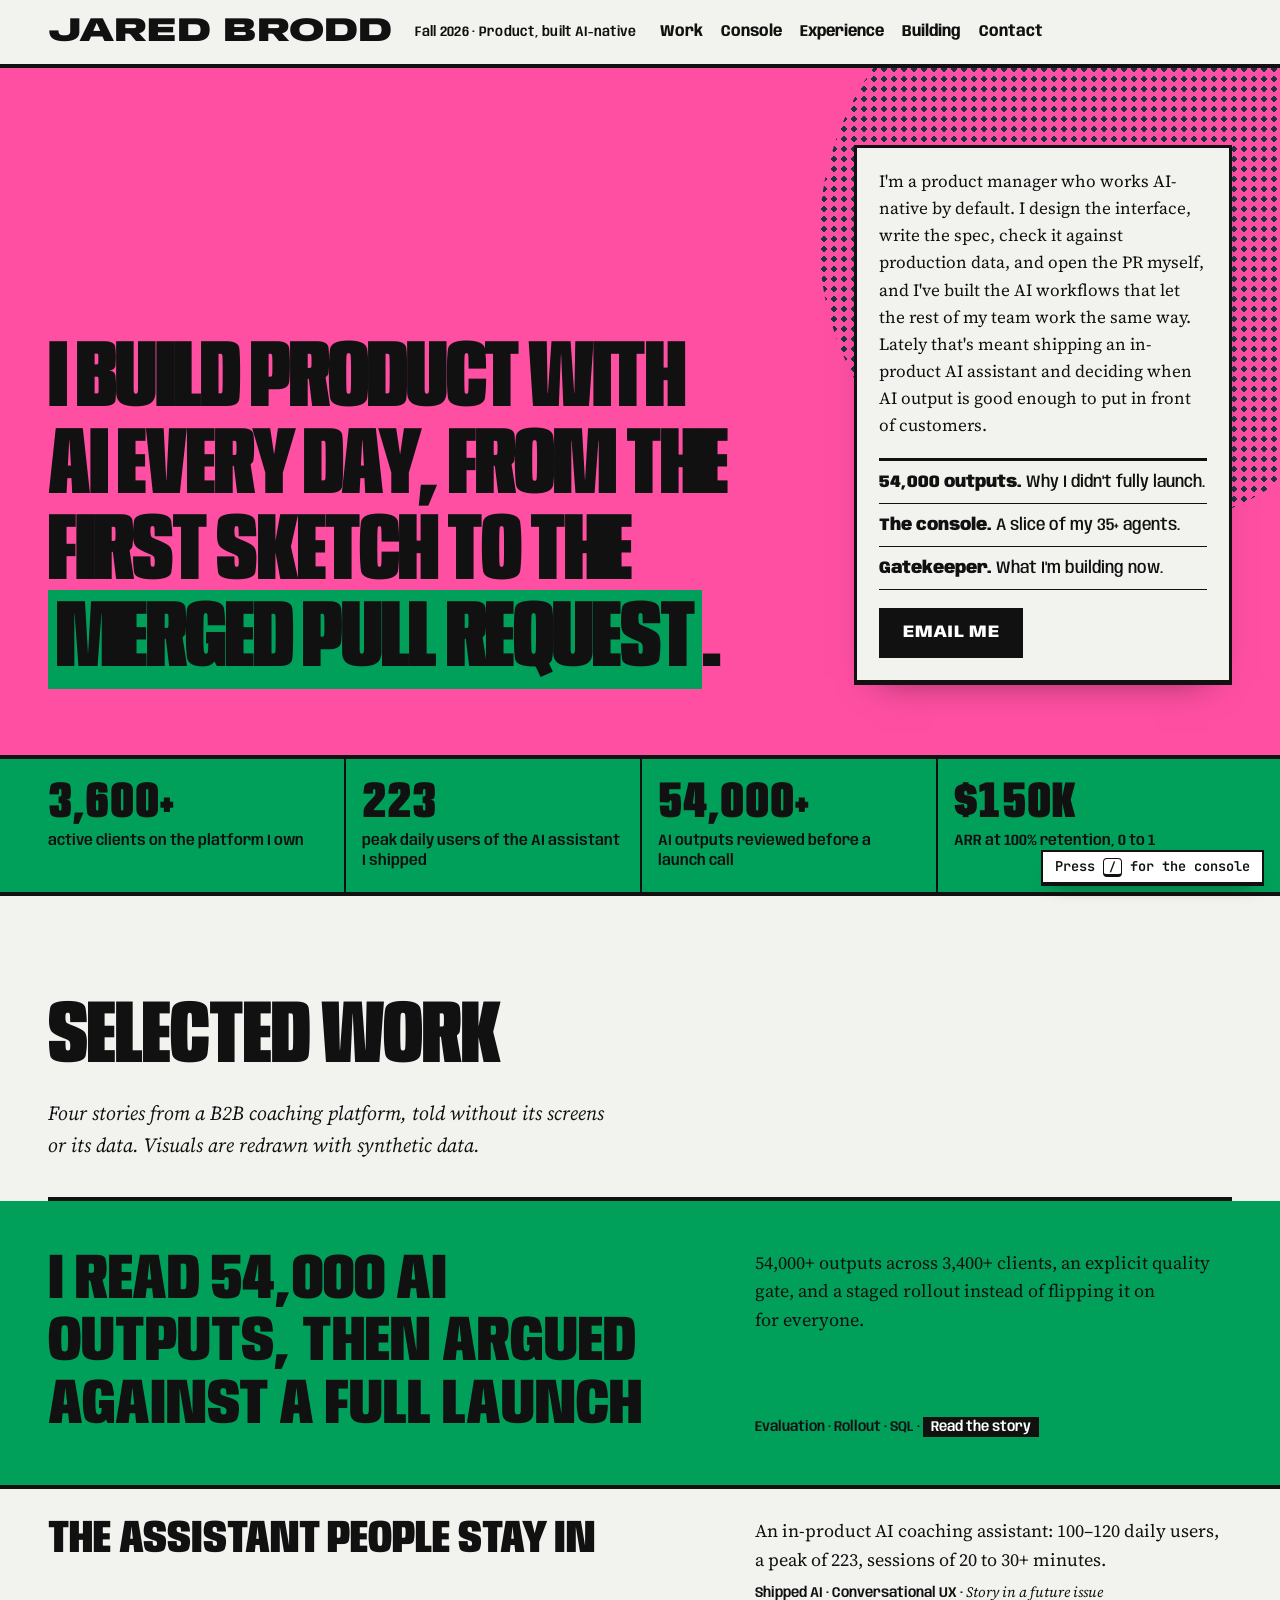
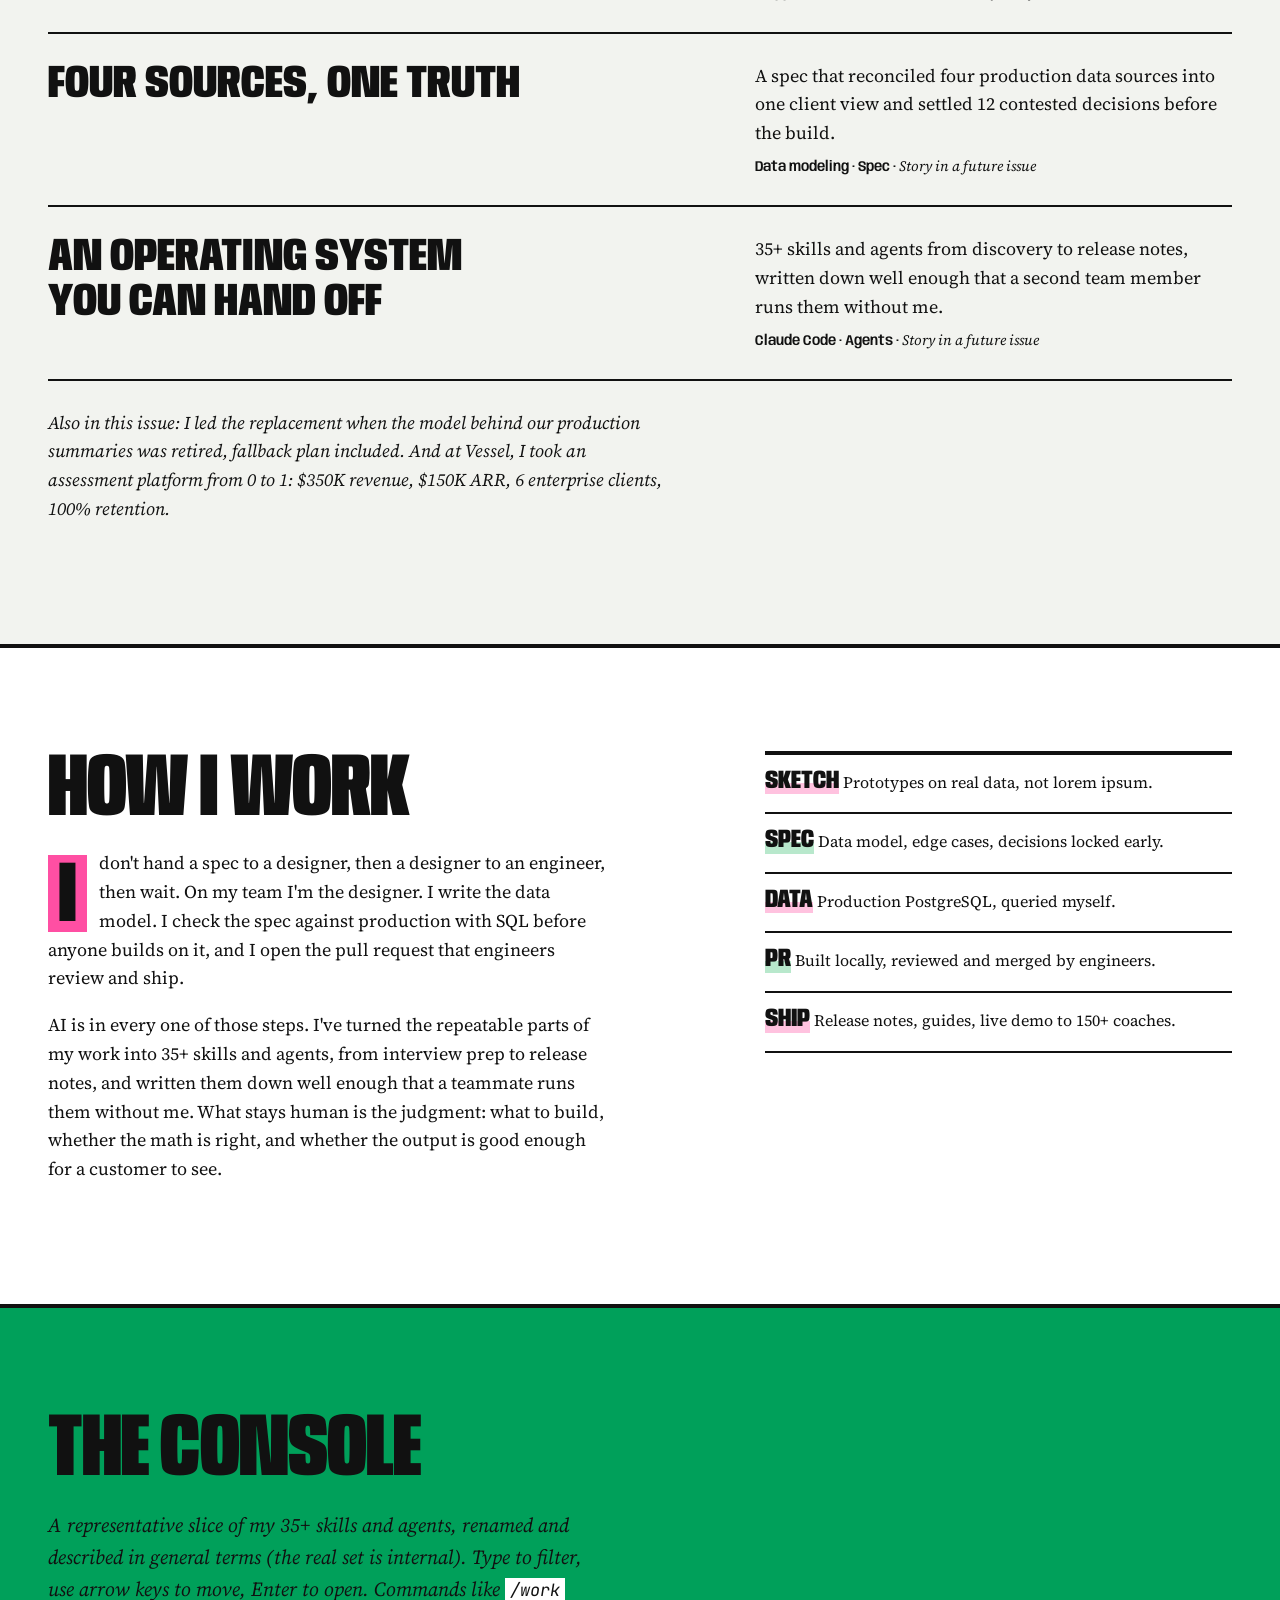
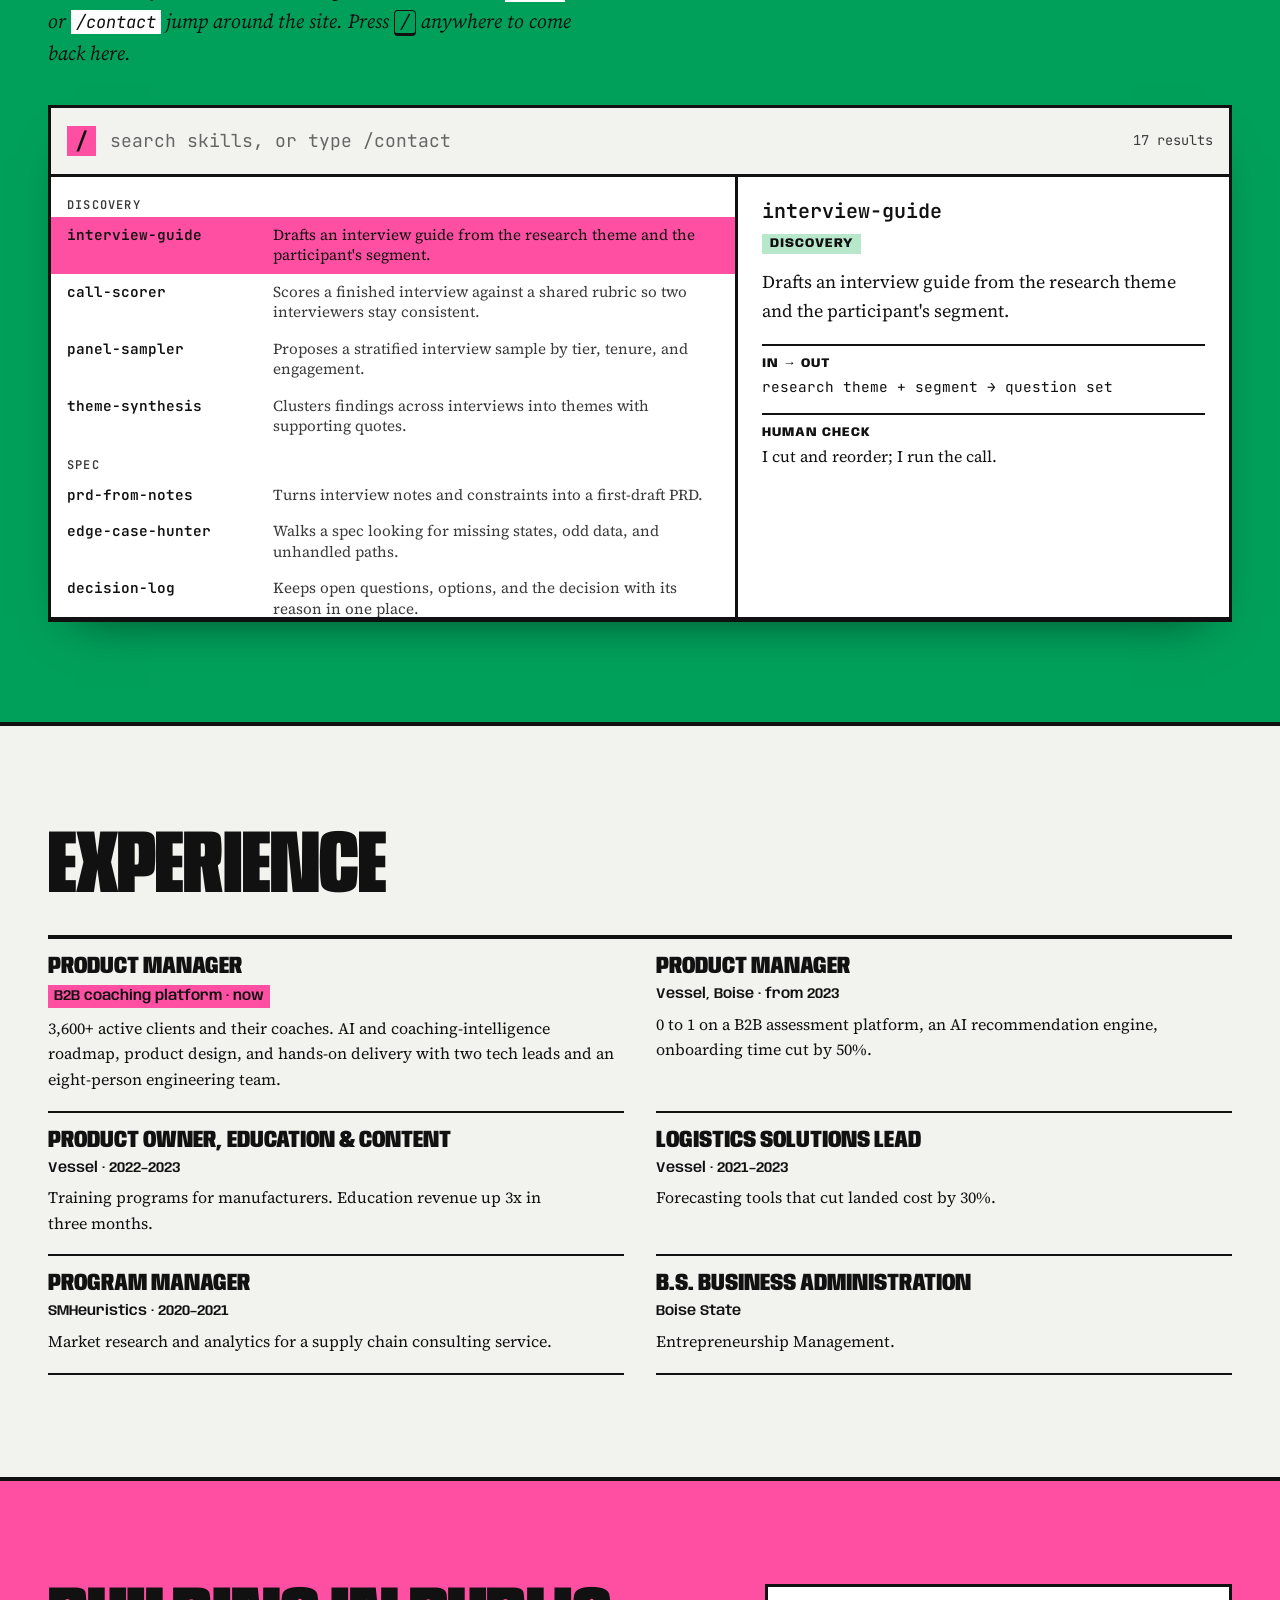
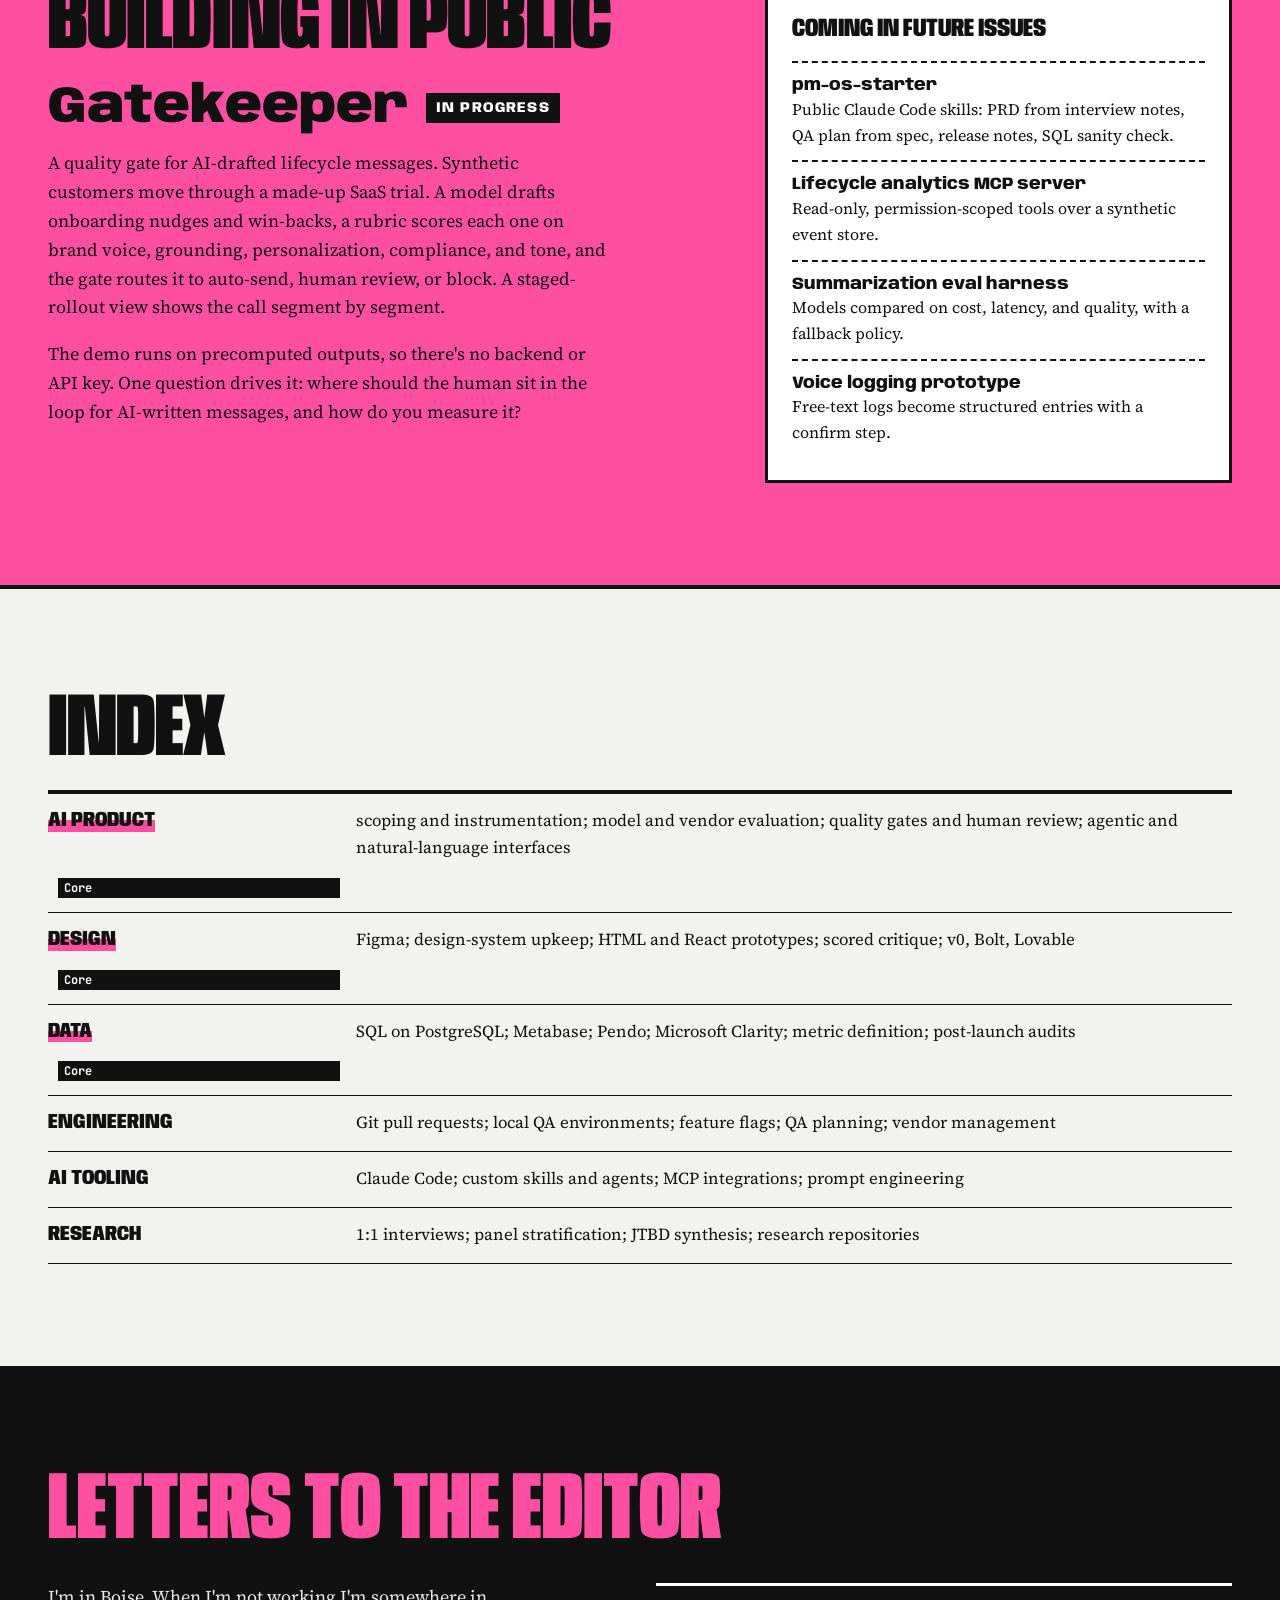
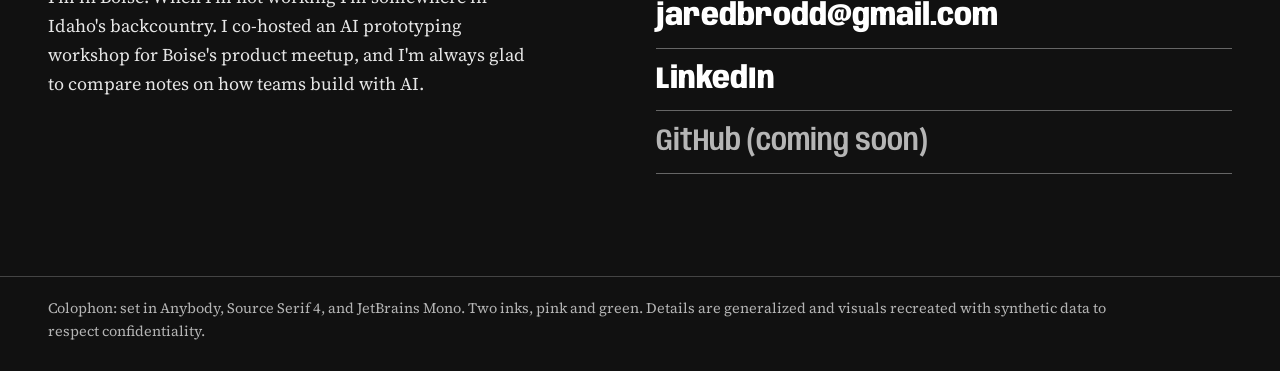
<file: jared-portfolio/directions/c/index.html>
<!doctype html>
<html lang="en">
<head>
<meta charset="utf-8">
<meta name="viewport" content="width=device-width, initial-scale=1">
<title>Jared Brodd, Product Manager</title>
<meta name="description" content="Jared Brodd builds product with AI every day, from the first sketch to the merged pull request.">
<link rel="canonical" href="./">
<link rel="preconnect" href="https://fonts.googleapis.com">
<link rel="preconnect" href="https://fonts.gstatic.com" crossorigin>
<link href="https://fonts.googleapis.com/css2?family=Anybody:wdth,wght@50..150,400..900&family=Source+Serif+4:ital,opsz,wght@0,8..60,400..700;1,8..60,400&family=JetBrains+Mono:wght@400;600&display=swap" rel="stylesheet">
<link rel="stylesheet" href="css/site.css">
<script defer src="js/tailor.js"></script>
<script defer src="js/console.js"></script>
</head>
<body>
<a class="skip" href="#main">Skip to content</a>

<header class="mast">
  <div class="wrap mast__row">
    <a class="mast__name" href="./" data-keep-for>Jared Brodd</a>
    <p class="mast__issue">Fall 2026 · Product, built AI-native</p>
    <nav aria-label="Primary">
      <ul class="nav">
        <li><a href="#work">Work</a></li>
        <li><a href="#console">Console</a></li>
        <li><a href="#experience">Experience</a></li>
        <li><a href="#building">Building</a></li>
        <li><a href="#contact">Contact</a></li>
      </ul>
    </nav>
  </div>
</header>

<main id="main">
  <section class="cover" aria-labelledby="hero-title">
    <div class="cover__dots" aria-hidden="true"></div>
    <div class="wrap cover__grid">
      <h1 id="hero-title" class="cover__title" data-tailor="headline">I build product with AI every day, from the first sketch to the <em>merged pull request</em>.</h1>
      <div class="cover__lines">
        <p class="cover__focus" data-tailor="focus" hidden></p>
        <p class="cover__lede">I'm a product manager who works AI-native by default. I design the interface, write the spec, check it against production data, and open the PR myself, and I've built the AI workflows that let the rest of my team work the same way. Lately that's meant shipping an in-product AI assistant and deciding when AI output is good enough to put in front of customers.</p>
        <ul class="coverlines">
          <li><a href="case-quality-gate.html" data-keep-for><strong>54,000 outputs.</strong> Why I didn't fully launch.</a></li>
          <li><a href="#console"><strong>The console.</strong> A slice of my 35+ agents.</a></li>
          <li><a href="#building"><strong>Gatekeeper.</strong> What I'm building now.</a></li>
        </ul>
        <p class="cover__cta"><a class="btn" href="mailto:jaredbrodd@gmail.com">Email me</a></p>
      </div>
    </div>
  </section>

  <section class="numbers" aria-label="Key figures">
    <div class="wrap">
      <ul class="numbers__row">
        <li><span>3,600+</span> active clients on the platform I own</li>
        <li><span>223</span> peak daily users of the AI assistant I shipped</li>
        <li><span>54,000+</span> AI outputs reviewed before a launch call</li>
        <li><span>$150K</span> ARR at 100% retention, 0 to 1</li>
      </ul>
    </div>
  </section>

  <aside class="wrap why" data-tailor="why" hidden aria-labelledby="why-title">
    <h2 id="why-title" data-why-title></h2>
    <p data-why-body></p>
  </aside>

  <section class="work" id="work" aria-labelledby="work-title">
    <div class="wrap">
      <h2 id="work-title" class="big">Selected work</h2>
      <p class="standfirst">Four stories from a B2B coaching platform, told without its screens or its data. Visuals are redrawn with synthetic data.</p>
      <ol class="features" data-featured>
        <li class="feature feature--lead" data-case="quality-gate">
          <h3 class="feature__title"><a href="case-quality-gate.html" data-keep-for>I read 54,000 AI outputs, then argued against a full launch</a></h3>
          <p class="feature__dek">54,000+ outputs across 3,400+ clients, an explicit quality gate, and a staged rollout instead of flipping it on for everyone.</p>
          <p class="feature__meta">Evaluation · Rollout · SQL · <span class="feature__go">Read the story</span></p>
        </li>
        <li class="feature" data-case="ai-assistant">
          <h3 class="feature__title">The assistant people stay in</h3>
          <p class="feature__dek">An in-product AI coaching assistant: 100–120 daily users, a peak of 223, sessions of 20 to 30+ minutes.</p>
          <p class="feature__meta">Shipped AI · Conversational UX · <em>Story in a future issue</em></p>
        </li>
        <li class="feature" data-case="progress-model">
          <h3 class="feature__title">Four sources, one truth</h3>
          <p class="feature__dek">A spec that reconciled four production data sources into one client view and settled 12 contested decisions before the build.</p>
          <p class="feature__meta">Data modeling · Spec · <em>Story in a future issue</em></p>
        </li>
        <li class="feature" data-case="pm-os">
          <h3 class="feature__title">An operating system you can hand off</h3>
          <p class="feature__dek">35+ skills and agents from discovery to release notes, written down well enough that a second team member runs them without me.</p>
          <p class="feature__meta">Claude Code · Agents · <em>Story in a future issue</em></p>
        </li>
      </ol>
      <p class="also">Also in this issue: I led the replacement when the model behind our production summaries was retired, fallback plan included. And at Vessel, I took an assessment platform from 0 to 1: $350K revenue, $150K ARR, 6 enterprise clients, 100% retention.</p>
    </div>
  </section>

  <section class="how" id="how" aria-labelledby="how-title">
    <div class="wrap how__grid">
      <div>
        <h2 id="how-title" class="big">How I work</h2>
        <p class="dropcap">I don't hand a spec to a designer, then a designer to an engineer, then wait. On my team I'm the designer. I write the data model. I check the spec against production with SQL before anyone builds on it, and I open the pull request that engineers review and ship.</p>
        <p>AI is in every one of those steps. I've turned the repeatable parts of my work into 35+ skills and agents, from interview prep to release notes, and written them down well enough that a teammate runs them without me. What stays human is the judgment: what to build, whether the math is right, and whether the output is good enough for a customer to see.</p>
      </div>
      <ol class="chain" aria-label="My workflow">
        <li><strong>Sketch</strong> Prototypes on real data, not lorem ipsum.</li>
        <li><strong>Spec</strong> Data model, edge cases, decisions locked early.</li>
        <li><strong>Data</strong> Production PostgreSQL, queried myself.</li>
        <li><strong>PR</strong> Built locally, reviewed and merged by engineers.</li>
        <li><strong>Ship</strong> Release notes, guides, live demo to 150+ coaches.</li>
      </ol>
    </div>
  </section>

  <section class="console-sec" id="console" aria-labelledby="console-title">
    <div class="wrap">
      <h2 id="console-title" class="big big--ink">The console</h2>
      <p class="standfirst standfirst--ink">A representative slice of my 35+ skills and agents, renamed and described in general terms (the real set is internal). Type to filter, use arrow keys to move, Enter to open. Commands like <code>/work</code> or <code>/contact</code> jump around the site. Press <kbd>/</kbd> anywhere to come back here.</p>
      <div class="console">
        <div class="console__bar">
          <label class="console__prompt" for="cmd">/</label>
          <input id="cmd" class="console__input" type="text" autocomplete="off" spellcheck="false"
            role="combobox" aria-expanded="true" aria-controls="cmd-list" aria-autocomplete="list"
            placeholder="search skills, or type /contact">
          <span class="console__count" id="cmd-count" aria-live="polite"></span>
        </div>
        <div class="console__body">
          <ul class="console__list" id="cmd-list" role="listbox" aria-label="Skills and commands"></ul>
          <div class="console__detail" id="cmd-detail" aria-live="polite"></div>
        </div>
      </div>
    </div>
  </section>

  <section class="exp" id="experience" aria-labelledby="exp-title">
    <div class="wrap exp__grid">
      <h2 id="exp-title" class="big">Experience</h2>
      <ol class="credits">
        <li><h3>Product Manager</h3><p class="credits__where">B2B coaching platform · now</p><p>3,600+ active clients and their coaches. AI and coaching-intelligence roadmap, product design, and hands-on delivery with two tech leads and an eight-person engineering team.</p></li>
        <li><h3>Product Manager</h3><p class="credits__where">Vessel, Boise · from 2023</p><p>0 to 1 on a B2B assessment platform, an AI recommendation engine, onboarding time cut by 50%.</p></li>
        <li><h3>Product Owner, Education &amp; Content</h3><p class="credits__where">Vessel · 2022–2023</p><p>Training programs for manufacturers. Education revenue up 3x in three months.</p></li>
        <li><h3>Logistics Solutions Lead</h3><p class="credits__where">Vessel · 2021–2023</p><p>Forecasting tools that cut landed cost by 30%.</p></li>
        <li><h3>Program Manager</h3><p class="credits__where">SMHeuristics · 2020–2021</p><p>Market research and analytics for a supply chain consulting service.</p></li>
        <li><h3>B.S. Business Administration</h3><p class="credits__where">Boise State</p><p>Entrepreneurship Management.</p></li>
      </ol>
    </div>
  </section>

  <section class="building" id="building" aria-labelledby="build-title">
    <div class="wrap build__grid">
      <div class="gk">
        <h2 id="build-title" class="big big--ink">Building in public</h2>
        <h3 class="gk__name">Gatekeeper <span class="gk__status">In progress</span></h3>
        <p>A quality gate for AI-drafted lifecycle messages. Synthetic customers move through a made-up SaaS trial. A model drafts onboarding nudges and win-backs, a rubric scores each one on brand voice, grounding, personalization, compliance, and tone, and the gate routes it to auto-send, human review, or block. A staged-rollout view shows the call segment by segment.</p>
        <p>The demo runs on precomputed outputs, so there's no backend or API key. One question drives it: where should the human sit in the loop for AI-written messages, and how do you measure it?</p>
      </div>
      <div class="future">
        <h3 class="future__title">Coming in future issues</h3>
        <ul>
          <li><strong>pm-os-starter</strong> Public Claude Code skills: PRD from interview notes, QA plan from spec, release notes, SQL sanity check.</li>
          <li><strong>Lifecycle analytics MCP server</strong> Read-only, permission-scoped tools over a synthetic event store.</li>
          <li><strong>Summarization eval harness</strong> Models compared on cost, latency, and quality, with a fallback policy.</li>
          <li><strong>Voice logging prototype</strong> Free-text logs become structured entries with a confirm step.</li>
        </ul>
      </div>
    </div>
  </section>

  <section class="skills" aria-labelledby="skills-title">
    <div class="wrap">
      <h2 id="skills-title" class="big">Index</h2>
      <dl class="index">
        <div data-skill="AI Product"><dt>AI product</dt><dd>scoping and instrumentation; model and vendor evaluation; quality gates and human review; agentic and natural-language interfaces</dd></div>
        <div data-skill="Design"><dt>Design</dt><dd>Figma; design-system upkeep; HTML and React prototypes; scored critique; v0, Bolt, Lovable</dd></div>
        <div data-skill="Data & Analytics"><dt>Data</dt><dd>SQL on PostgreSQL; Metabase; Pendo; Microsoft Clarity; metric definition; post-launch audits</dd></div>
        <div data-skill="Engineering Collaboration"><dt>Engineering</dt><dd>Git pull requests; local QA environments; feature flags; QA planning; vendor management</dd></div>
        <div data-skill="AI Tooling"><dt>AI tooling</dt><dd>Claude Code; custom skills and agents; MCP integrations; prompt engineering</dd></div>
        <div data-skill="Discovery & Research"><dt>Research</dt><dd>1:1 interviews; panel stratification; JTBD synthesis; research repositories</dd></div>
      </dl>
    </div>
  </section>

  <section class="contact" id="contact" aria-labelledby="contact-title">
    <div class="wrap">
      <h2 id="contact-title" class="contact__title">Letters to the editor</h2>
      <div class="contact__grid">
        <p>I'm in Boise. When I'm not working I'm somewhere in Idaho's backcountry. I co-hosted an AI prototyping workshop for Boise's product meetup, and I'm always glad to compare notes on how teams build with AI.</p>
        <ul class="contact__list">
          <li><a href="mailto:jaredbrodd@gmail.com">jaredbrodd@gmail.com</a></li>
          <li><a href="https://www.linkedin.com/in/jared-brodd" rel="me">LinkedIn</a></li>
          <li><span class="soon">GitHub (coming soon)</span></li>
        </ul>
      </div>
    </div>
  </section>
</main>

<footer class="colophon">
  <div class="wrap">
    <p>Colophon: set in Anybody, Source Serif 4, and JetBrains Mono. Two inks, pink and green. Details are generalized and visuals recreated with synthetic data to respect confidentiality.</p>
  </div>
</footer>
<a class="hotkey" href="#console">Press <kbd>/</kbd> for the console</a>
</body>
</html>
</file>
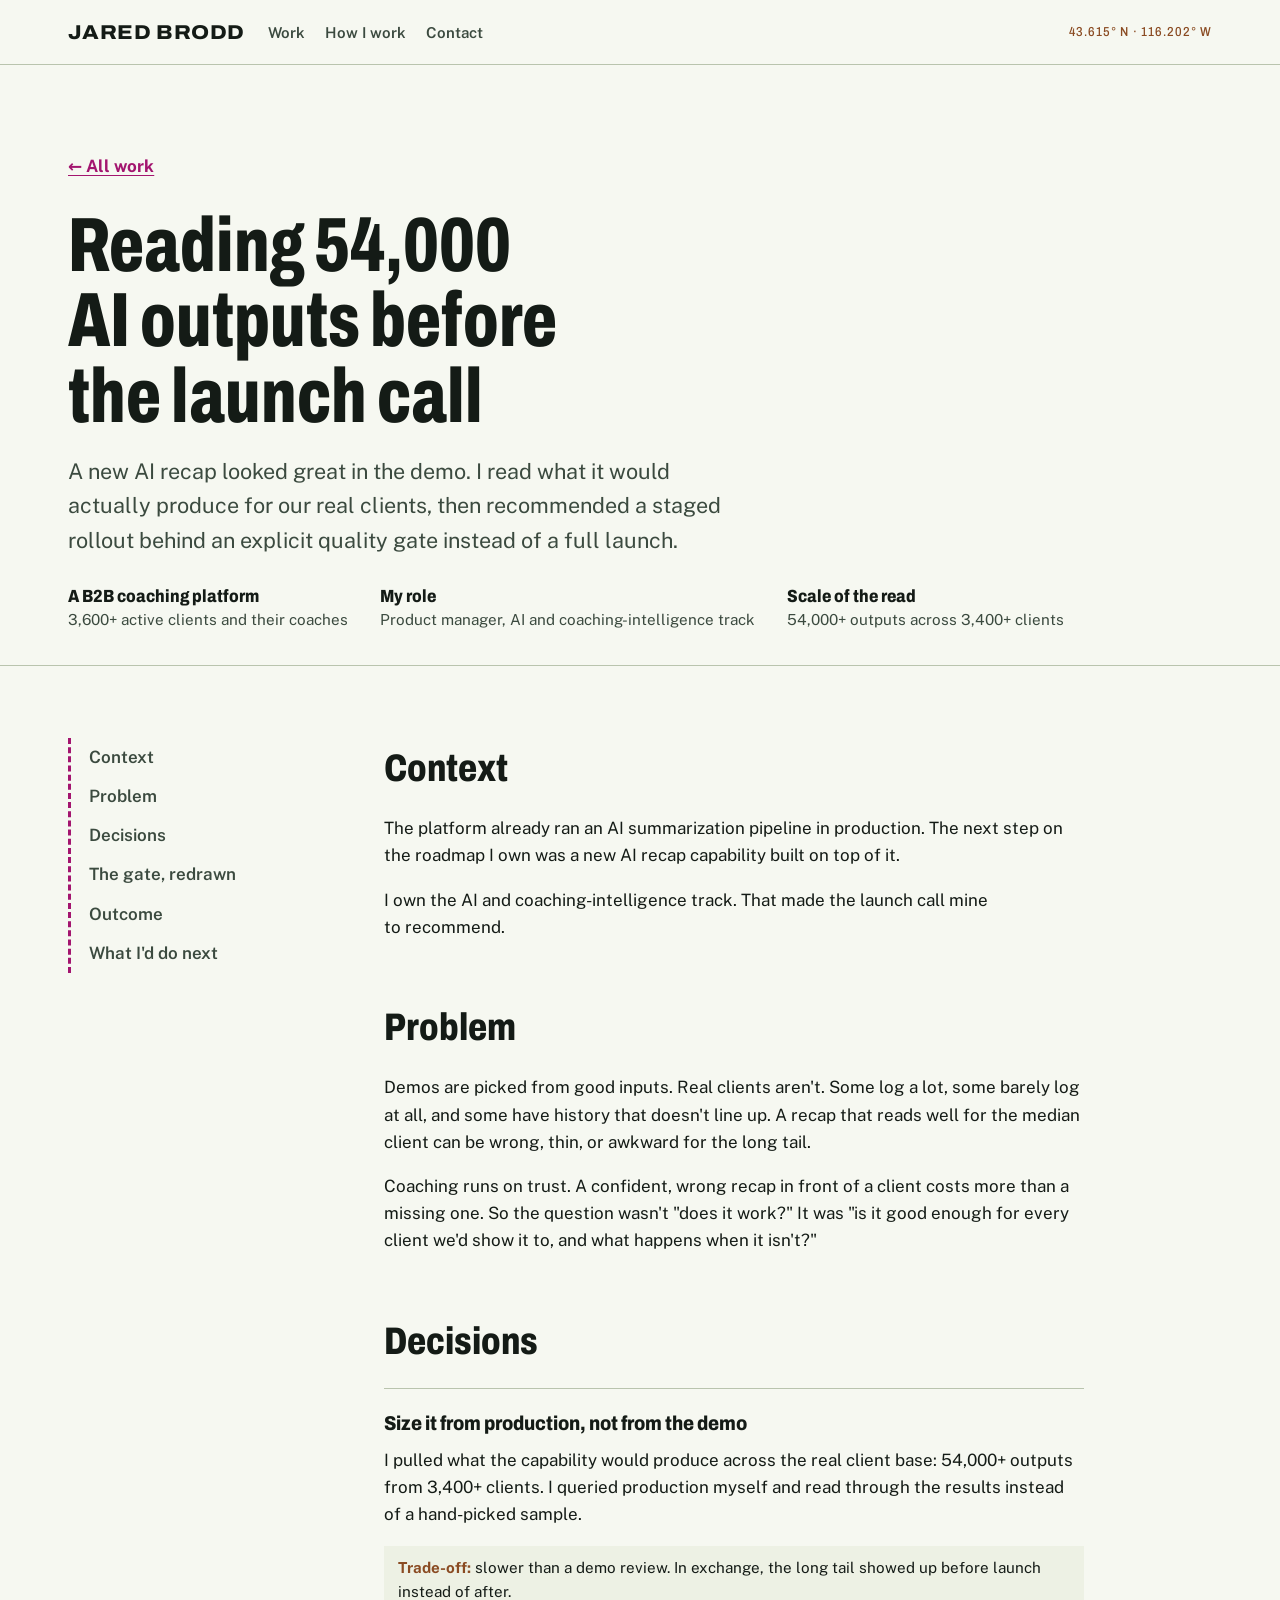
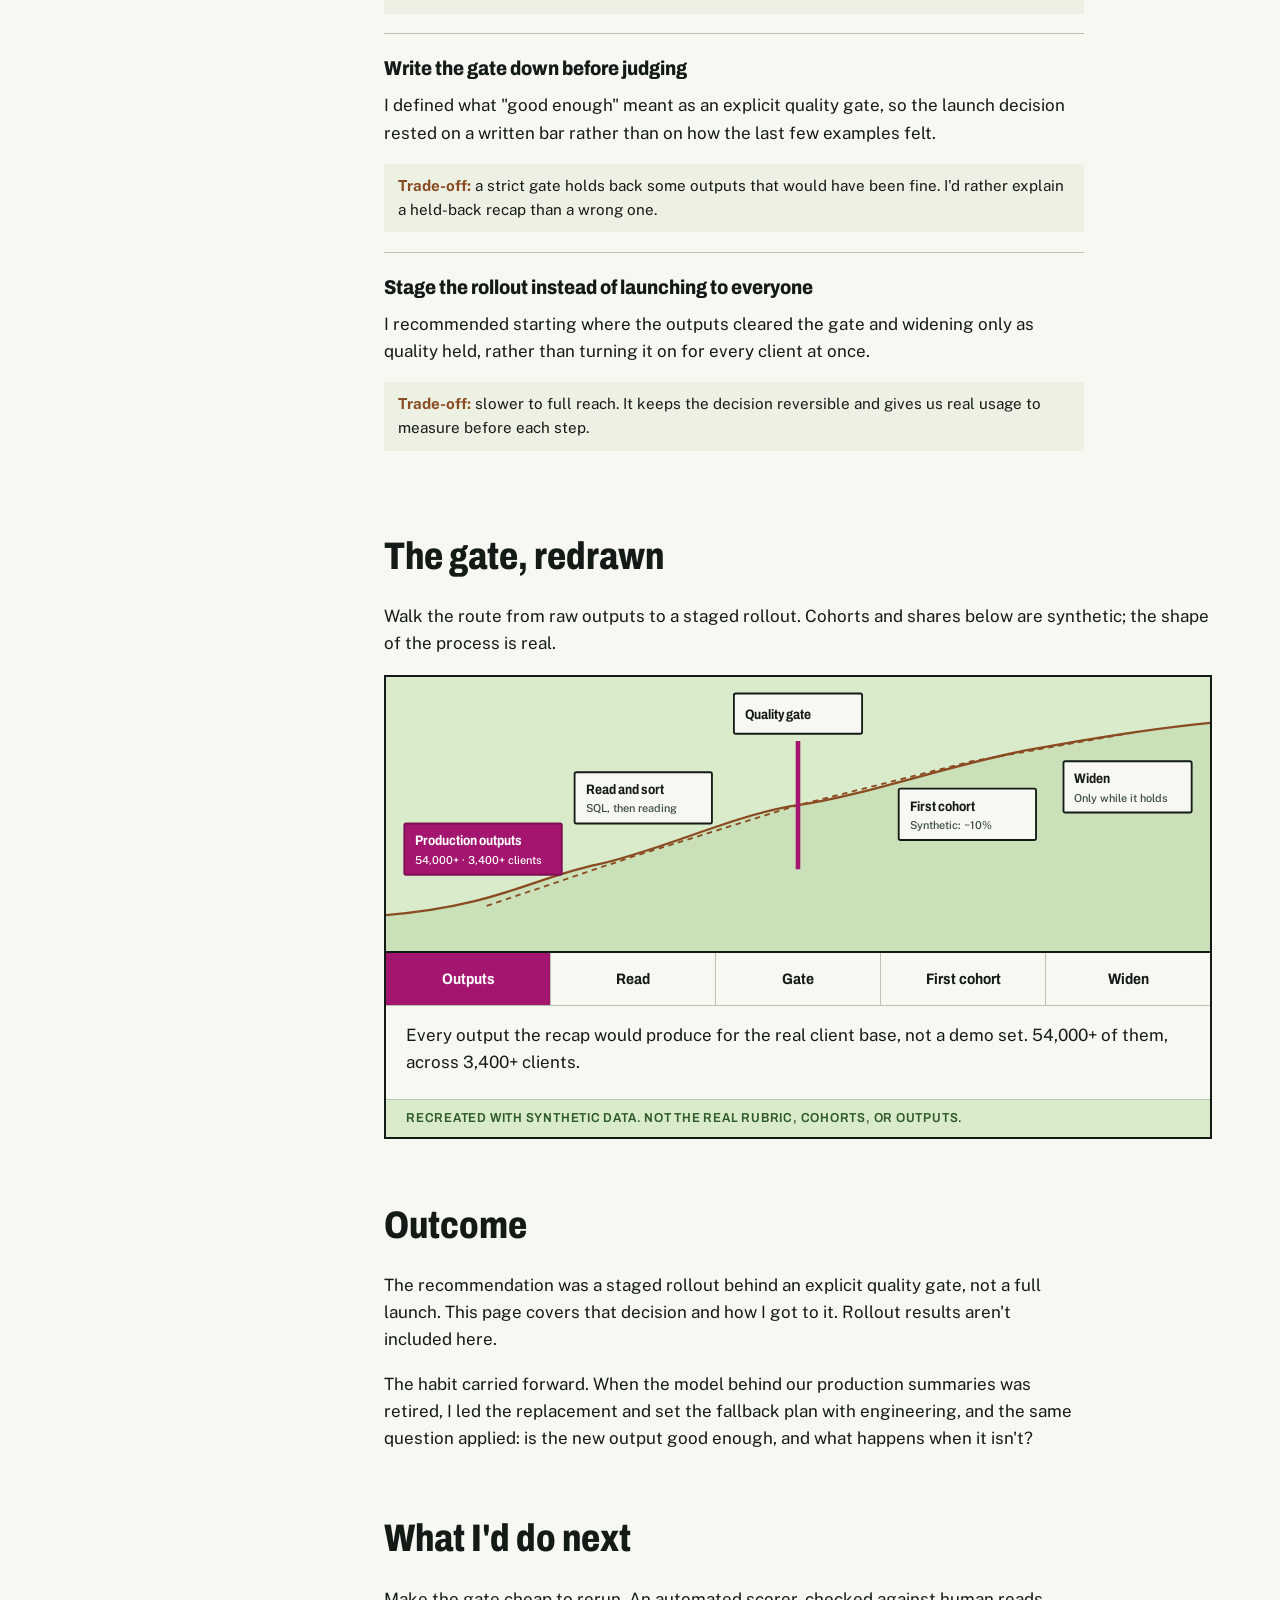
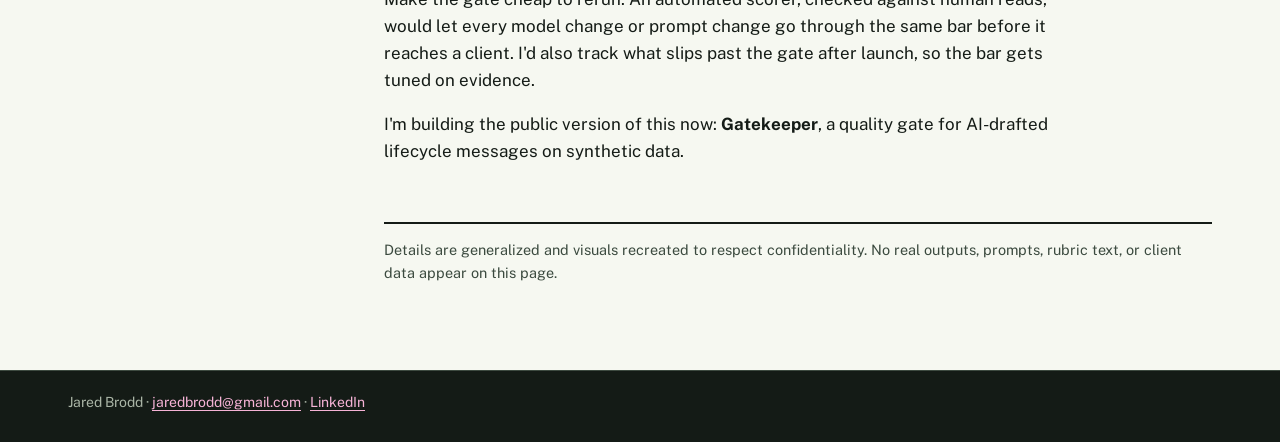
<file: jared-portfolio/directions/a/case-quality-gate.html>
<!doctype html>
<html lang="en">
<head>
<meta charset="utf-8">
<meta name="viewport" content="width=device-width, initial-scale=1">
<title>Quality Gate Case Study</title>
<meta name="description" content="How Jared Brodd read 54,000+ AI outputs and recommended a staged rollout behind a quality gate instead of a full launch.">
<link rel="canonical" href="case-quality-gate.html">
<link rel="preconnect" href="https://fonts.googleapis.com">
<link rel="preconnect" href="https://fonts.gstatic.com" crossorigin>
<link href="https://fonts.googleapis.com/css2?family=Archivo:wdth,wght@62..125,400..900&family=Public+Sans:ital,wght@0,400..700;1,400&display=swap" rel="stylesheet">
<link rel="stylesheet" href="css/site.css">
<script defer src="js/tailor.js"></script>
</head>
<body>
<a class="skip" href="#main">Skip to content</a>
<header class="masthead">
  <div class="wrap masthead__row">
    <a class="brand" href="./" data-keep-for>Jared Brodd</a>
    <nav aria-label="Primary">
      <ul class="nav">
        <li><a href="./#work" data-keep-for>Work</a></li>
        <li><a href="./#route" data-keep-for>How I work</a></li>
        <li><a href="./#contact" data-keep-for>Contact</a></li>
      </ul>
    </nav>
    <p class="coords" aria-hidden="true">43.615° N · 116.202° W</p>
  </div>
</header>

<main id="main">
  <header class="cs-hero">
    <div class="wrap">
      <a class="cs-back" href="./#work" data-keep-for>← All work</a>
      <h1 class="cs-title">Reading 54,000 AI outputs before the launch call</h1>
      <p class="cs-hook">A new AI recap looked great in the demo. I read what it would actually produce for our real clients, then recommended a staged rollout behind an explicit quality gate instead of a full launch.</p>
      <ul class="cs-facts">
        <li><strong>A B2B coaching platform</strong>3,600+ active clients and their coaches</li>
        <li><strong>My role</strong>Product manager, AI and coaching-intelligence track</li>
        <li><strong>Scale of the read</strong>54,000+ outputs across 3,400+ clients</li>
      </ul>
    </div>
  </header>

  <div class="cs-body">
    <nav class="cs-toc" aria-label="On this page">
      <ol>
        <li><a href="#context">Context</a></li>
        <li><a href="#problem">Problem</a></li>
        <li><a href="#decisions">Decisions</a></li>
        <li><a href="#gate">The gate, redrawn</a></li>
        <li><a href="#outcome">Outcome</a></li>
        <li><a href="#next">What I'd do next</a></li>
      </ol>
    </nav>

    <article>
      <section class="cs-section" id="context" aria-labelledby="h-context">
        <h2 id="h-context">Context</h2>
        <p>The platform already ran an AI summarization pipeline in production. The next step on the roadmap I own was a new AI recap capability built on top of it.</p>
        <p>I own the AI and coaching-intelligence track. That made the launch call mine to recommend.</p>
      </section>

      <section class="cs-section" id="problem" aria-labelledby="h-problem">
        <h2 id="h-problem">Problem</h2>
        <p>Demos are picked from good inputs. Real clients aren't. Some log a lot, some barely log at all, and some have history that doesn't line up. A recap that reads well for the median client can be wrong, thin, or awkward for the long tail.</p>
        <p>Coaching runs on trust. A confident, wrong recap in front of a client costs more than a missing one. So the question wasn't "does it work?" It was "is it good enough for every client we'd show it to, and what happens when it isn't?"</p>
      </section>

      <section class="cs-section" id="decisions" aria-labelledby="h-decisions">
        <h2 id="h-decisions">Decisions</h2>
        <div class="decision">
          <h3>Size it from production, not from the demo</h3>
          <p>I pulled what the capability would produce across the real client base: 54,000+ outputs from 3,400+ clients. I queried production myself and read through the results instead of a hand-picked sample.</p>
          <p class="tradeoff"><strong>Trade-off:</strong> slower than a demo review. In exchange, the long tail showed up before launch instead of after.</p>
        </div>
        <div class="decision">
          <h3>Write the gate down before judging</h3>
          <p>I defined what "good enough" meant as an explicit quality gate, so the launch decision rested on a written bar rather than on how the last few examples felt.</p>
          <p class="tradeoff"><strong>Trade-off:</strong> a strict gate holds back some outputs that would have been fine. I'd rather explain a held-back recap than a wrong one.</p>
        </div>
        <div class="decision">
          <h3>Stage the rollout instead of launching to everyone</h3>
          <p>I recommended starting where the outputs cleared the gate and widening only as quality held, rather than turning it on for every client at once.</p>
          <p class="tradeoff"><strong>Trade-off:</strong> slower to full reach. It keeps the decision reversible and gives us real usage to measure before each step.</p>
        </div>
      </section>

      <section class="cs-section cs-wide" id="gate" aria-labelledby="h-gate">
        <h2 id="h-gate">The gate, redrawn</h2>
        <p>Walk the route from raw outputs to a staged rollout. Cohorts and shares below are synthetic; the shape of the process is real.</p>
        <figure class="xsec" style="margin:0">
          <svg class="xsec__svg" viewBox="0 0 900 300" role="img" aria-labelledby="xs-t xs-d">
            <title id="xs-t">Cross-section of the rollout route</title>
            <desc id="xs-d">Five stations along a rising profile: production outputs, read and sort, the quality gate, a first cohort, and widening. The gate is a barrier between reading and the first cohort.</desc>
            <path d="M0 260 C 120 250, 160 220, 230 205 S 380 150, 450 140 S 620 95, 700 80 S 850 55, 900 50 L900 300 L0 300Z" fill="#c9e0b8"/>
            <path d="M0 260 C 120 250, 160 220, 230 205 S 380 150, 450 140 S 620 95, 700 80 S 850 55, 900 50" fill="none" stroke="#8a4b22" stroke-width="2.5"/>
            <path class="xs-flow" d="M110 250 L 270 196 L 450 140 L 640 92 L 820 60"/>
            <line class="xs-gate" x1="450" y1="70" x2="450" y2="210"/>
            <g class="xs-stage" data-i="0"><rect x="20" y="160" width="172" height="56" rx="2"/><text x="32" y="184">Production outputs</text><text class="sub" x="32" y="204">54,000+ · 3,400+ clients</text></g>
            <g class="xs-stage" data-i="1"><rect x="206" y="104" width="150" height="56" rx="2"/><text x="218" y="128">Read and sort</text><text class="sub" x="218" y="148">SQL, then reading</text></g>
            <g class="xs-stage" data-i="2"><rect x="380" y="18" width="140" height="44" rx="2"/><text x="392" y="46">Quality gate</text></g>
            <g class="xs-stage" data-i="3"><rect x="560" y="122" width="150" height="56" rx="2"/><text x="572" y="146">First cohort</text><text class="sub" x="572" y="166">Synthetic: ~10%</text></g>
            <g class="xs-stage" data-i="4"><rect x="740" y="92" width="140" height="56" rx="2"/><text x="752" y="116">Widen</text><text class="sub" x="752" y="136">Only while it holds</text></g>
          </svg>
          <div class="xsec__controls" role="group" aria-label="Stations">
            <button type="button" data-i="0">Outputs</button>
            <button type="button" data-i="1">Read</button>
            <button type="button" data-i="2">Gate</button>
            <button type="button" data-i="3">First cohort</button>
            <button type="button" data-i="4">Widen</button>
          </div>
          <p class="xsec__note" id="xs-note" aria-live="polite"></p>
          <figcaption class="xsec__label">Recreated with synthetic data. Not the real rubric, cohorts, or outputs.</figcaption>
        </figure>
      </section>

      <section class="cs-section" id="outcome" aria-labelledby="h-outcome">
        <h2 id="h-outcome">Outcome</h2>
        <p>The recommendation was a staged rollout behind an explicit quality gate, not a full launch. This page covers that decision and how I got to it. Rollout results aren't included here.</p>
        <p>The habit carried forward. When the model behind our production summaries was retired, I led the replacement and set the fallback plan with engineering, and the same question applied: is the new output good enough, and what happens when it isn't?</p>
      </section>

      <section class="cs-section" id="next" aria-labelledby="h-next">
        <h2 id="h-next">What I'd do next</h2>
        <p>Make the gate cheap to rerun. An automated scorer, checked against human reads, would let every model change or prompt change go through the same bar before it reaches a client. I'd also track what slips past the gate after launch, so the bar gets tuned on evidence.</p>
        <p>I'm building the public version of this now: <strong>Gatekeeper</strong>, a quality gate for AI-drafted lifecycle messages on synthetic data.</p>
      </section>

      <p class="footnote">Details are generalized and visuals recreated to respect confidentiality. No real outputs, prompts, rubric text, or client data appear on this page.</p>
    </article>
  </div>
</main>

<footer class="footer">
  <div class="wrap"><p>Jared Brodd · <a href="mailto:jaredbrodd@gmail.com" style="color:#f6b3d6">jaredbrodd@gmail.com</a> · <a href="https://www.linkedin.com/in/jared-brodd" style="color:#f6b3d6">LinkedIn</a></p></div>
</footer>

<script>
(function () {
  var notes = [
    'Every output the recap would produce for the real client base, not a demo set. 54,000+ of them, across 3,400+ clients.',
    'Sort with SQL first: by how much history a client has, how recent it is, how uneven. Then read, with the most attention on the thin and messy cases.',
    'A written bar. Outputs that clear it can go out. Outputs that don\'t are held back, and that is an acceptable result, not a failure.',
    'Start with the clients whose outputs clear the gate. In this synthetic version, about one in ten. Watch real usage before the next step.',
    'Widen only while quality holds. If the bar starts slipping, stop and fix before reaching more clients.'
  ];
  var btns = document.querySelectorAll('.xsec__controls button');
  var stages = document.querySelectorAll('.xs-stage');
  var note = document.getElementById('xs-note');
  function set(i) {
    btns.forEach(function (b, k) { b.setAttribute('aria-pressed', k === i ? 'true' : 'false'); });
    stages.forEach(function (s, k) { s.classList.toggle('is-on', k === i); });
    note.textContent = notes[i];
  }
  btns.forEach(function (b, i) { b.addEventListener('click', function () { set(i); }); });
  stages.forEach(function (s, i) { s.style.cursor = 'pointer'; s.addEventListener('click', function () { set(i); }); });
  set(0);
})();
</script>
</body>
</html>
</file>
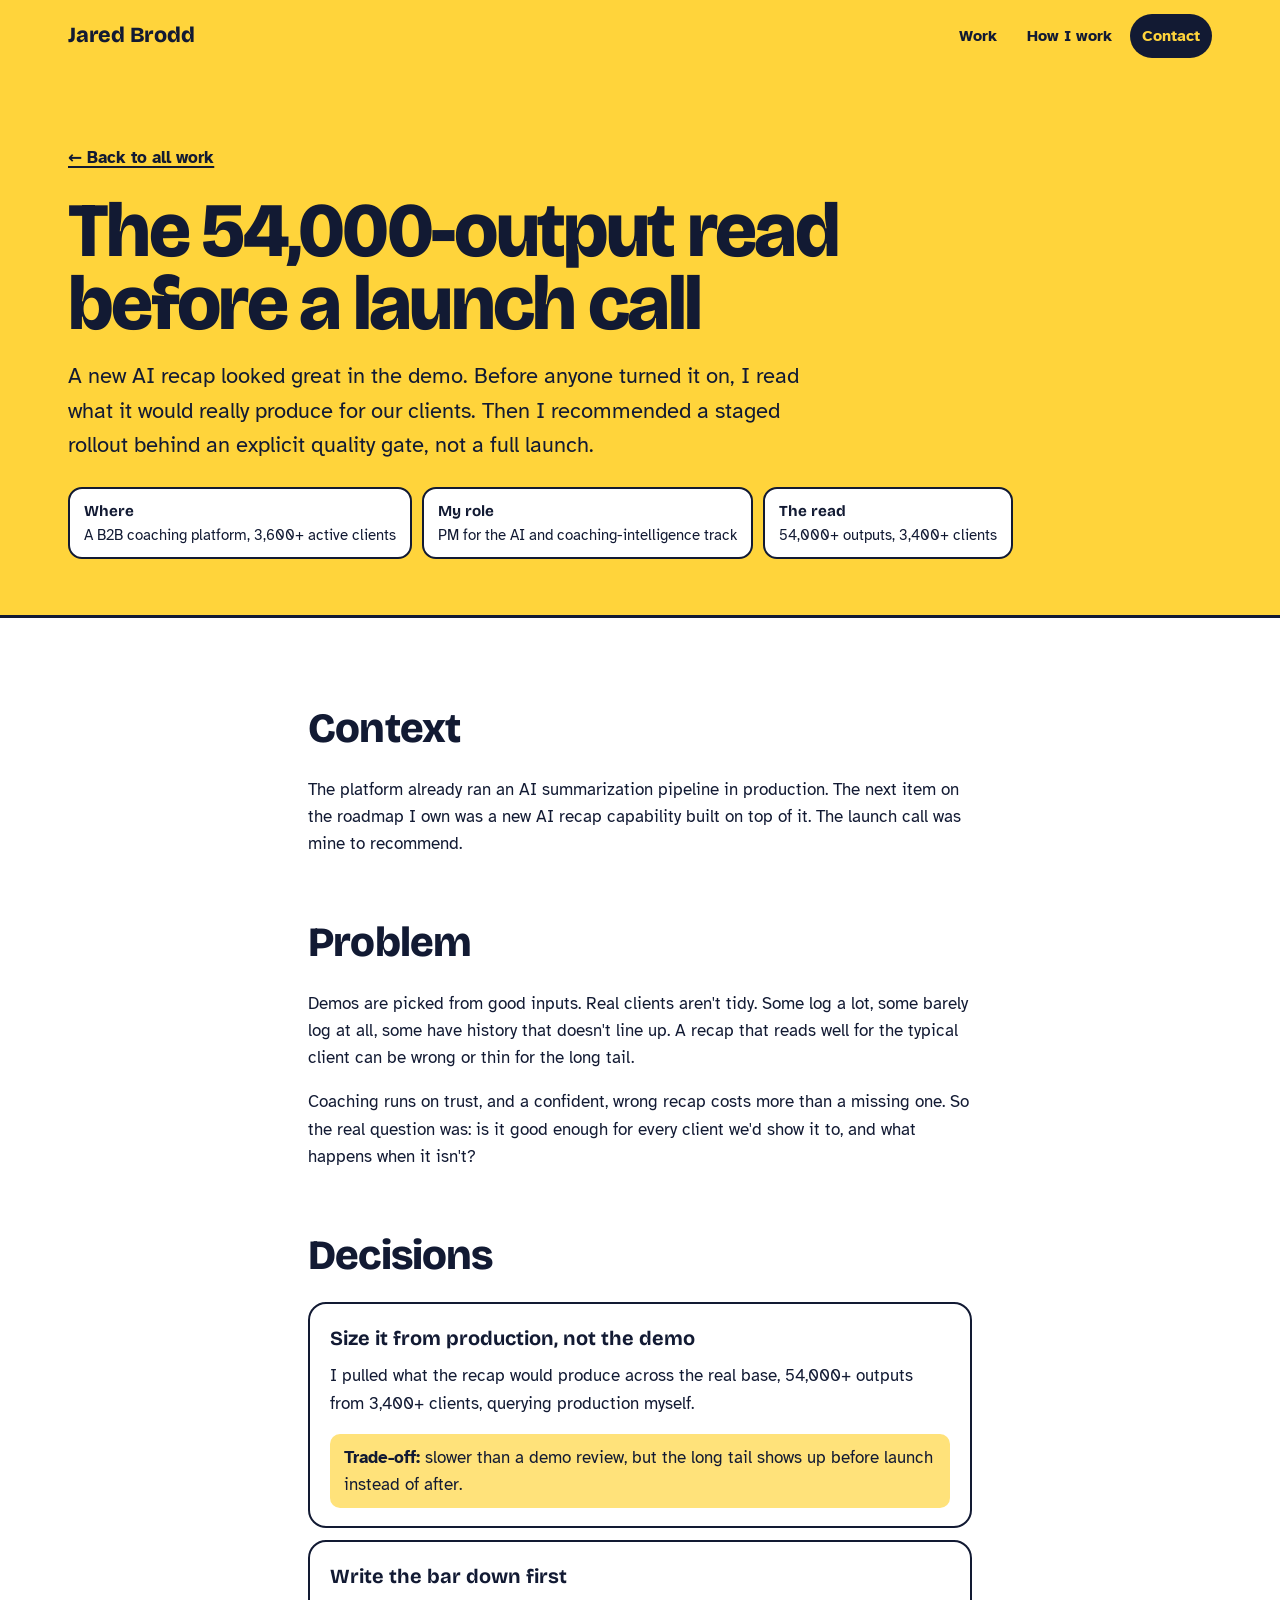
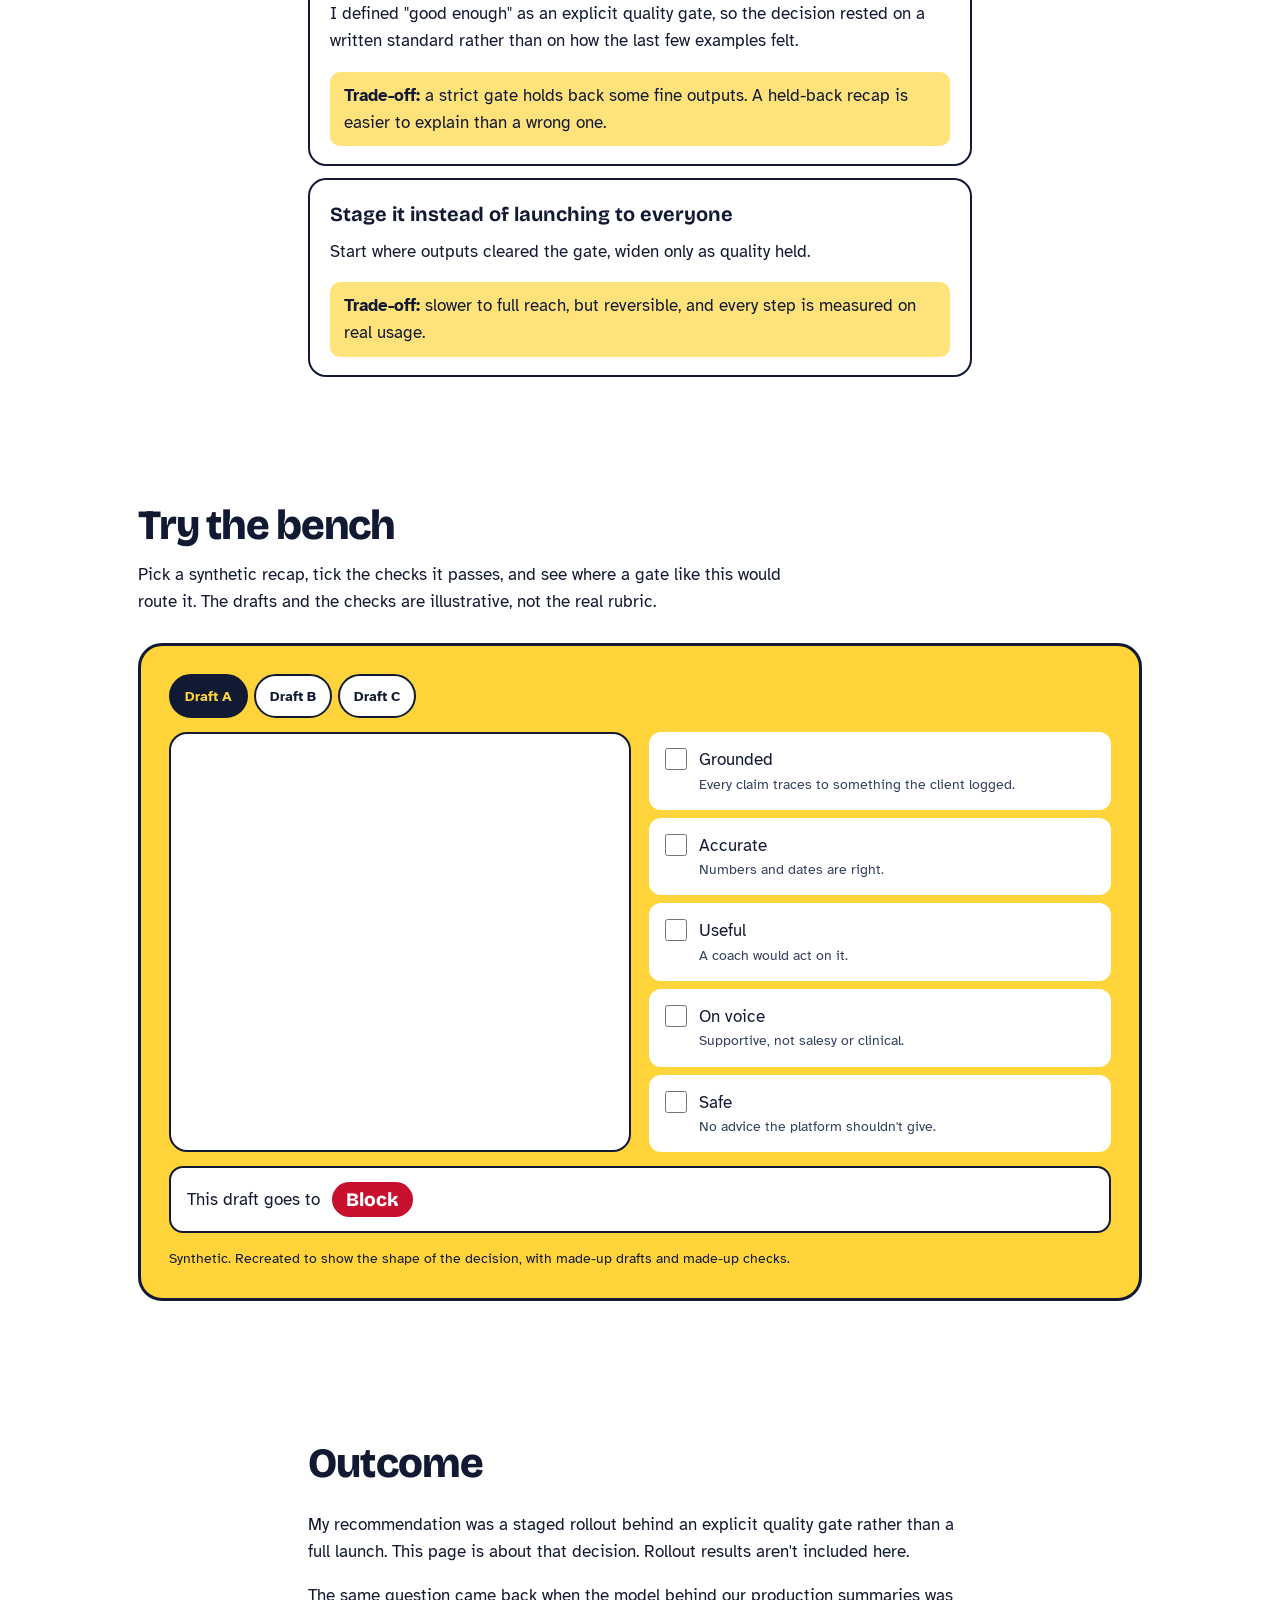
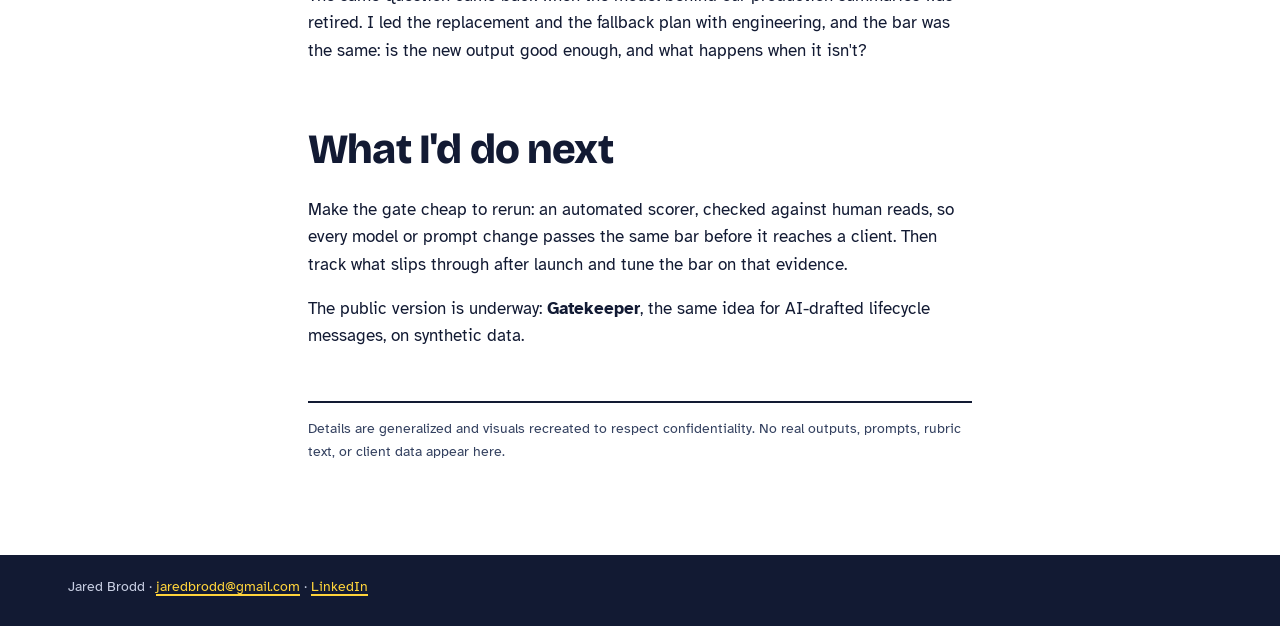
<file: jared-portfolio/directions/b/case-quality-gate.html>
<!doctype html>
<html lang="en">
<head>
<meta charset="utf-8">
<meta name="viewport" content="width=device-width, initial-scale=1">
<title>Quality Gate Case Study</title>
<meta name="description" content="How Jared Brodd reviewed 54,000+ AI outputs and recommended a staged rollout behind a quality gate.">
<link rel="canonical" href="case-quality-gate.html">
<link rel="preconnect" href="https://fonts.googleapis.com">
<link rel="preconnect" href="https://fonts.gstatic.com" crossorigin>
<link href="https://fonts.googleapis.com/css2?family=Bricolage+Grotesque:opsz,wdth,wght@12..96,75..100,400..800&family=Atkinson+Hyperlegible:ital,wght@0,400;0,700;1,400&display=swap" rel="stylesheet">
<link rel="stylesheet" href="css/site.css">
<script defer src="js/tailor.js"></script>
</head>
<body>
<a class="skip" href="#main">Skip to content</a>
<header class="top">
  <div class="wrap top__row">
    <a class="brand" href="./" data-keep-for>Jared Brodd</a>
    <nav aria-label="Primary">
      <ul class="nav">
        <li><a href="./#work" data-keep-for>Work</a></li>
        <li><a href="./#how" data-keep-for>How I work</a></li>
        <li><a class="nav__cta" href="./#contact" data-keep-for>Contact</a></li>
      </ul>
    </nav>
  </div>
</header>

<main id="main">
  <header class="cs-head">
    <div class="wrap">
      <a class="cs-back" href="./#work" data-keep-for>← Back to all work</a>
      <h1 class="cs-title">The 54,000-output read before a launch call</h1>
      <p class="cs-hook">A new AI recap looked great in the demo. Before anyone turned it on, I read what it would really produce for our clients. Then I recommended a staged rollout behind an explicit quality gate, not a full launch.</p>
      <ul class="cs-facts">
        <li><strong>Where</strong>A B2B coaching platform, 3,600+ active clients</li>
        <li><strong>My role</strong>PM for the AI and coaching-intelligence track</li>
        <li><strong>The read</strong>54,000+ outputs, 3,400+ clients</li>
      </ul>
    </div>
  </header>

  <div class="cs-paper">
    <div class="cs-body">
      <section aria-labelledby="h-context">
        <h2 id="h-context">Context</h2>
        <p>The platform already ran an AI summarization pipeline in production. The next item on the roadmap I own was a new AI recap capability built on top of it. The launch call was mine to recommend.</p>
      </section>
      <section aria-labelledby="h-problem">
        <h2 id="h-problem">Problem</h2>
        <p>Demos are picked from good inputs. Real clients aren't tidy. Some log a lot, some barely log at all, some have history that doesn't line up. A recap that reads well for the typical client can be wrong or thin for the long tail.</p>
        <p>Coaching runs on trust, and a confident, wrong recap costs more than a missing one. So the real question was: is it good enough for every client we'd show it to, and what happens when it isn't?</p>
      </section>
      <section aria-labelledby="h-decisions">
        <h2 id="h-decisions">Decisions</h2>
        <div class="decision">
          <h3>Size it from production, not the demo</h3>
          <p>I pulled what the recap would produce across the real base, 54,000+ outputs from 3,400+ clients, querying production myself.</p>
          <p class="tradeoff"><strong>Trade-off:</strong> slower than a demo review, but the long tail shows up before launch instead of after.</p>
        </div>
        <div class="decision">
          <h3>Write the bar down first</h3>
          <p>I defined "good enough" as an explicit quality gate, so the decision rested on a written standard rather than on how the last few examples felt.</p>
          <p class="tradeoff"><strong>Trade-off:</strong> a strict gate holds back some fine outputs. A held-back recap is easier to explain than a wrong one.</p>
        </div>
        <div class="decision">
          <h3>Stage it instead of launching to everyone</h3>
          <p>Start where outputs cleared the gate, widen only as quality held.</p>
          <p class="tradeoff"><strong>Trade-off:</strong> slower to full reach, but reversible, and every step is measured on real usage.</p>
        </div>
      </section>
    </div>

    <section class="cs-wide" aria-labelledby="h-bench">
      <h2 id="h-bench" class="title" style="font-size:clamp(1.8rem,3.4vw,2.6rem)">Try the bench</h2>
      <p class="lede">Pick a synthetic recap, tick the checks it passes, and see where a gate like this would route it. The drafts and the checks are illustrative, not the real rubric.</p>
      <div class="bench">
        <div class="bench__pick" role="group" aria-label="Pick a draft">
          <button type="button" data-d="0" aria-pressed="true">Draft A</button>
          <button type="button" data-d="1" aria-pressed="false">Draft B</button>
          <button type="button" data-d="2" aria-pressed="false">Draft C</button>
        </div>
        <div class="bench__grid">
          <div class="bench__draft"><p id="draft"></p></div>
          <fieldset style="border:0;margin:0;padding:0">
            <legend class="sr-only" style="position:absolute;width:1px;height:1px;overflow:hidden;clip:rect(0 0 0 0)">Checks this draft passes</legend>
            <ul class="checks">
              <li><label><input type="checkbox" value="grounded"><span>Grounded<small>Every claim traces to something the client logged.</small></span></label></li>
              <li><label><input type="checkbox" value="accurate"><span>Accurate<small>Numbers and dates are right.</small></span></label></li>
              <li><label><input type="checkbox" value="useful"><span>Useful<small>A coach would act on it.</small></span></label></li>
              <li><label><input type="checkbox" value="voice"><span>On voice<small>Supportive, not salesy or clinical.</small></span></label></li>
              <li><label><input type="checkbox" value="safe"><span>Safe<small>No advice the platform shouldn't give.</small></span></label></li>
            </ul>
          </fieldset>
        </div>
        <div class="bench__out" aria-live="polite"><span>This draft goes to</span><span class="bench__route" id="route" data-r="block">Block</span><span id="reason"></span></div>
        <p class="bench__note">Synthetic. Recreated to show the shape of the decision, with made-up drafts and made-up checks.</p>
      </div>
    </section>

    <div class="cs-body">
      <section aria-labelledby="h-outcome">
        <h2 id="h-outcome">Outcome</h2>
        <p>My recommendation was a staged rollout behind an explicit quality gate rather than a full launch. This page is about that decision. Rollout results aren't included here.</p>
        <p>The same question came back when the model behind our production summaries was retired. I led the replacement and the fallback plan with engineering, and the bar was the same: is the new output good enough, and what happens when it isn't?</p>
      </section>
      <section aria-labelledby="h-next">
        <h2 id="h-next">What I'd do next</h2>
        <p>Make the gate cheap to rerun: an automated scorer, checked against human reads, so every model or prompt change passes the same bar before it reaches a client. Then track what slips through after launch and tune the bar on that evidence.</p>
        <p>The public version is underway: <strong>Gatekeeper</strong>, the same idea for AI-drafted lifecycle messages, on synthetic data.</p>
      </section>
      <p class="footnote">Details are generalized and visuals recreated to respect confidentiality. No real outputs, prompts, rubric text, or client data appear here.</p>
    </div>
  </div>
</main>
<footer class="foot"><div class="wrap"><p>Jared Brodd · <a href="mailto:jaredbrodd@gmail.com" style="color:#ffd43b">jaredbrodd@gmail.com</a> · <a href="https://www.linkedin.com/in/jared-brodd" style="color:#ffd43b">LinkedIn</a></p></div></footer>
<script>
(function () {
  var drafts = [
    { text: 'This week Sam checked in four times and finished two of three goals. The missed one has slipped two weeks running. Worth asking what's in the way.', pass: ['grounded', 'accurate', 'useful', 'voice', 'safe'] },
    { text: 'Priya had a perfect week with seven check-ins! She's clearly ready to double every goal and drop her coaching sessions.', pass: ['voice'] },
    { text: 'Luis checked in twice. Not much to go on this week. A short note asking how the weekend plan went might help.', pass: ['grounded', 'accurate', 'voice', 'safe'] }
  ];
  var cur = 0;
  var boxes = document.querySelectorAll('.checks input');
  var pick = document.querySelectorAll('.bench__pick button');
  function load(i) {
    cur = i;
    pick.forEach(function (b, k) { b.setAttribute('aria-pressed', k === i ? 'true' : 'false'); });
    document.getElementById('draft').textContent = drafts[i].text;
    boxes.forEach(function (b) { b.checked = drafts[i].pass.indexOf(b.value) !== -1; });
    route();
  }
  function route() {
    var on = {}; var n = 0;
    boxes.forEach(function (b) { on[b.value] = b.checked; if (b.checked) n++; });
    var r, why;
    if (!on.safe || !on.accurate) { r = 'block'; why = 'Fails accuracy or safety. No amount of polish makes that okay to send.'; }
    else if (n === 5) { r = 'send'; why = 'Clears every check.'; }
    else { r = 'review'; why = 'Safe and accurate, but not all the way there. A person decides.'; }
    var el = document.getElementById('route');
    el.setAttribute('data-r', r);
    el.textContent = { send: 'Auto-send', review: 'Human review', block: 'Block' }[r];
    document.getElementById('reason').textContent = why;
  }
  pick.forEach(function (b, i) { b.addEventListener('click', function () { load(i); }); });
  boxes.forEach(function (b) { b.addEventListener('change', route); });
  load(0);
})();
</script>
</body>
</html>
</file>
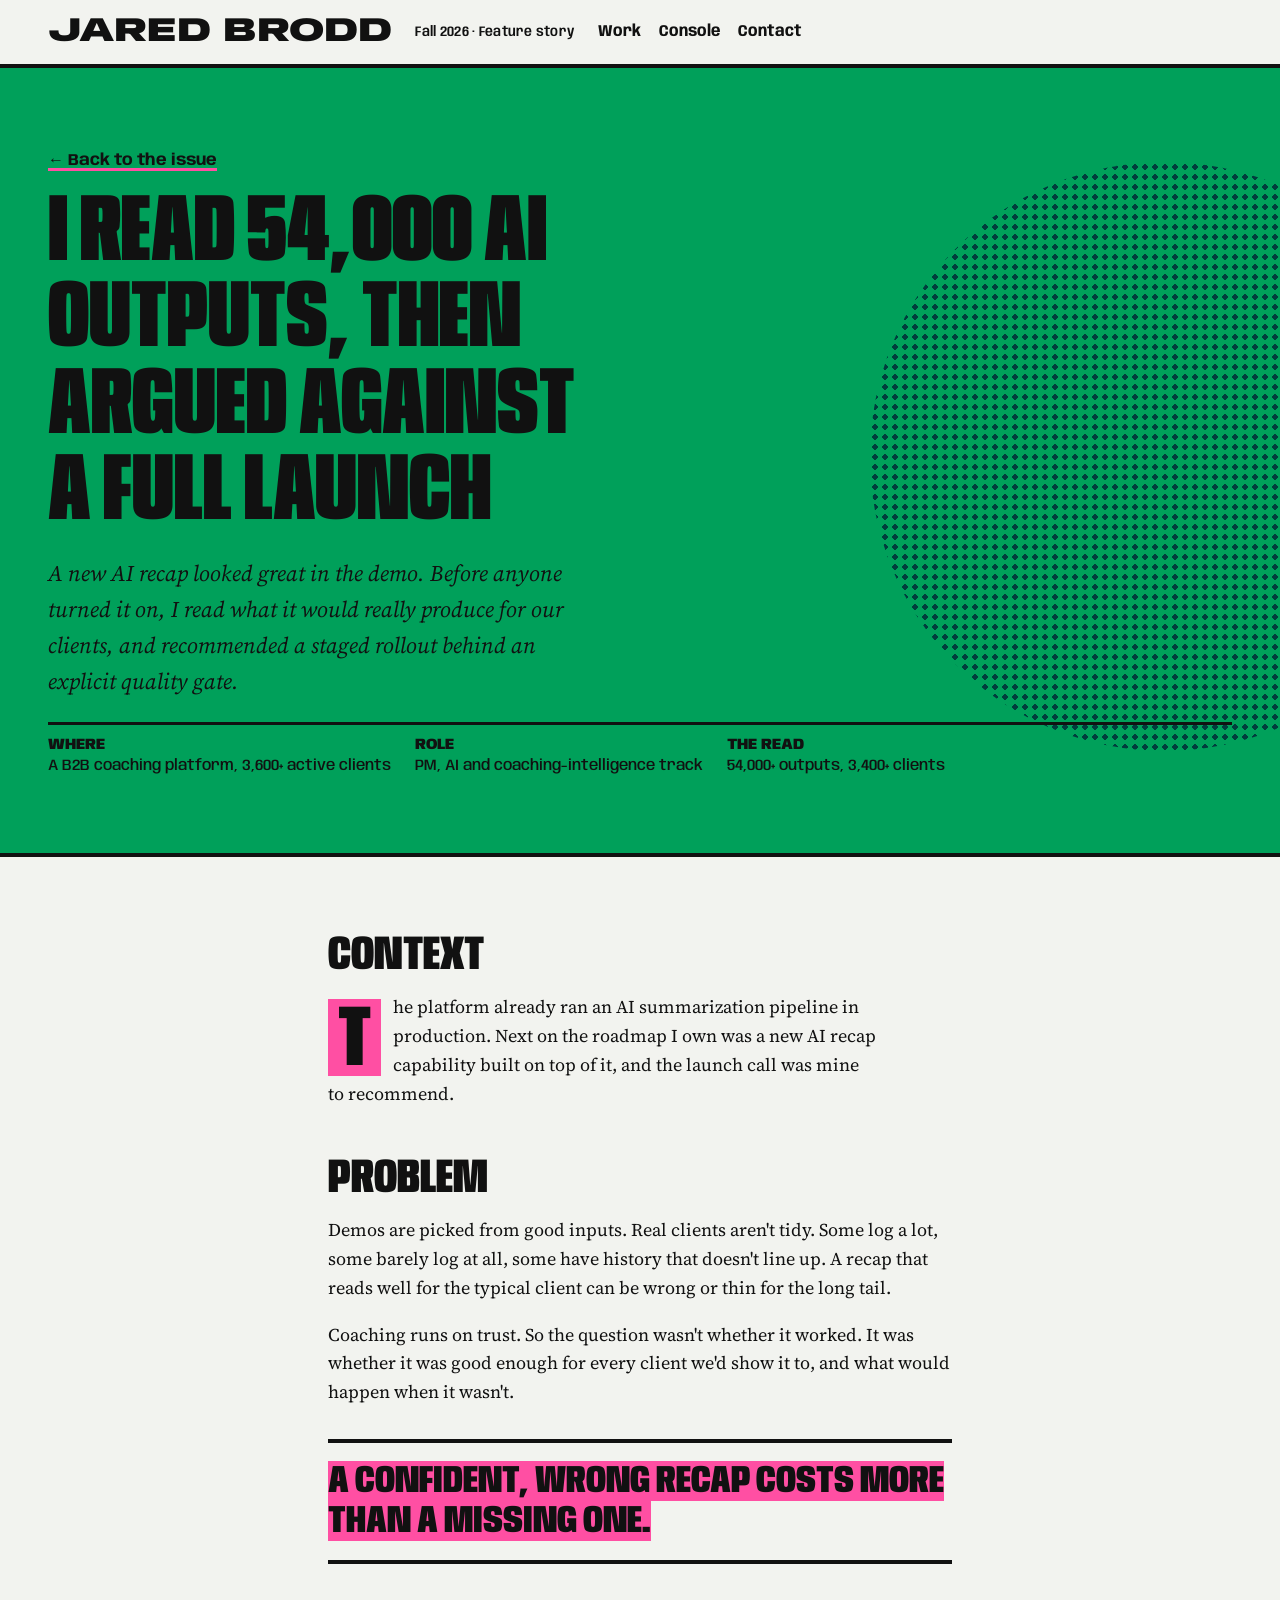
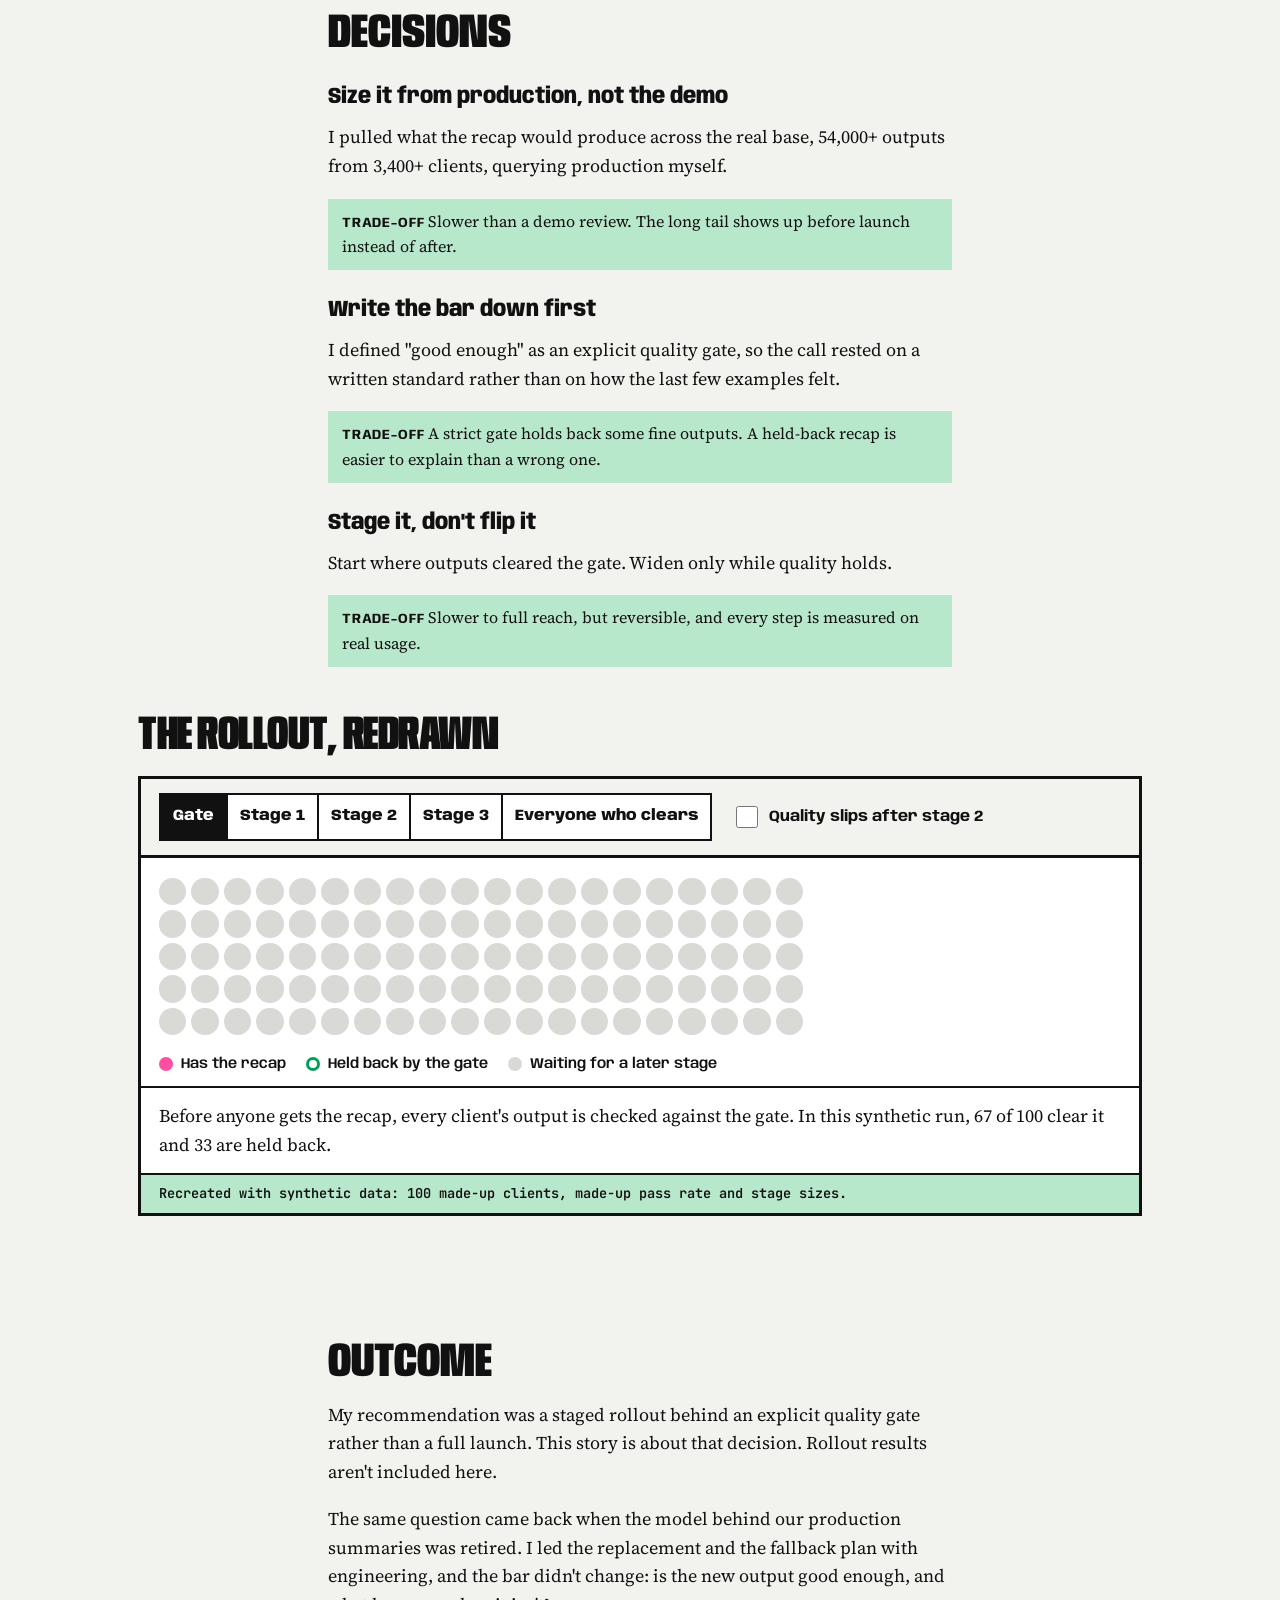
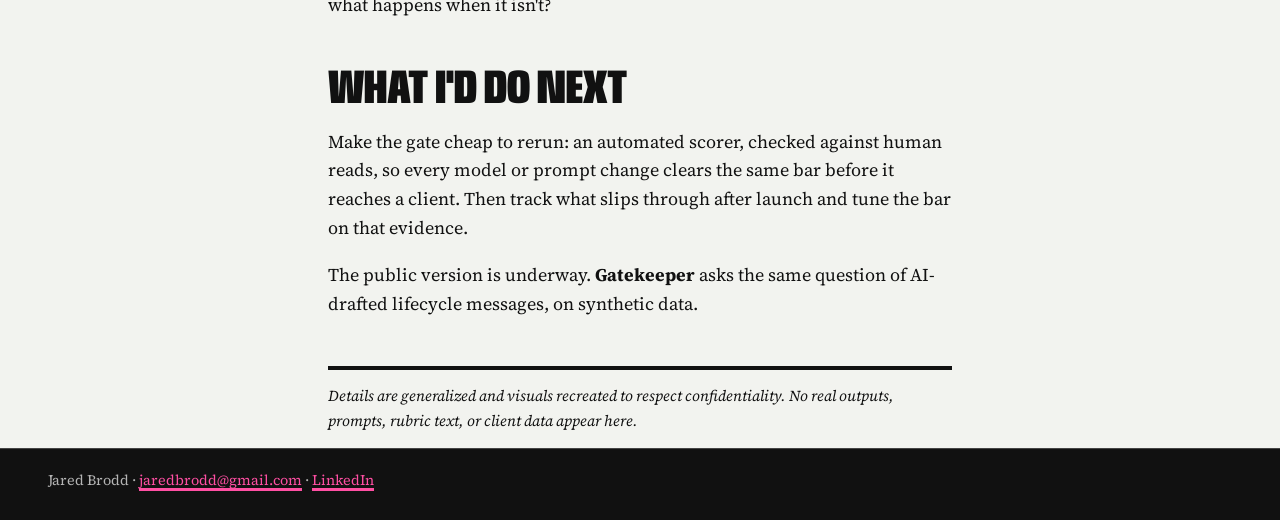
<file: jared-portfolio/directions/c/case-quality-gate.html>
<!doctype html>
<html lang="en">
<head>
<meta charset="utf-8">
<meta name="viewport" content="width=device-width, initial-scale=1">
<title>Quality Gate Case Study</title>
<meta name="description" content="Jared Brodd read 54,000+ AI outputs and recommended a staged rollout behind a quality gate instead of a full launch.">
<link rel="canonical" href="case-quality-gate.html">
<link rel="preconnect" href="https://fonts.googleapis.com">
<link rel="preconnect" href="https://fonts.gstatic.com" crossorigin>
<link href="https://fonts.googleapis.com/css2?family=Anybody:wdth,wght@50..150,400..900&family=Source+Serif+4:ital,opsz,wght@0,8..60,400..700;1,8..60,400&family=JetBrains+Mono:wght@400;600&display=swap" rel="stylesheet">
<link rel="stylesheet" href="css/site.css">
<script defer src="js/tailor.js"></script>
</head>
<body>
<a class="skip" href="#main">Skip to content</a>
<header class="mast">
  <div class="wrap mast__row">
    <a class="mast__name" href="./" data-keep-for>Jared Brodd</a>
    <p class="mast__issue">Fall 2026 · Feature story</p>
    <nav aria-label="Primary">
      <ul class="nav">
        <li><a href="./#work" data-keep-for>Work</a></li>
        <li><a href="./#console" data-keep-for>Console</a></li>
        <li><a href="./#contact" data-keep-for>Contact</a></li>
      </ul>
    </nav>
  </div>
</header>

<main id="main">
  <header class="cs-cover">
    <div class="cover__dots" aria-hidden="true"></div>
    <div class="wrap">
      <a class="cs-back" href="./#work" data-keep-for>← Back to the issue</a>
      <h1 class="cs-title">I read 54,000 AI outputs, then argued against a full launch</h1>
      <p class="cs-dek">A new AI recap looked great in the demo. Before anyone turned it on, I read what it would really produce for our clients, and recommended a staged rollout behind an explicit quality gate.</p>
      <ul class="cs-facts">
        <li><strong>Where</strong>A B2B coaching platform, 3,600+ active clients</li>
        <li><strong>Role</strong>PM, AI and coaching-intelligence track</li>
        <li><strong>The read</strong>54,000+ outputs, 3,400+ clients</li>
      </ul>
    </div>
  </header>

  <article>
    <div class="article">
      <section aria-labelledby="h-context">
        <h2 id="h-context">Context</h2>
        <p class="dropcap">The platform already ran an AI summarization pipeline in production. Next on the roadmap I own was a new AI recap capability built on top of it, and the launch call was mine to recommend.</p>
      </section>
      <section aria-labelledby="h-problem">
        <h2 id="h-problem">Problem</h2>
        <p>Demos are picked from good inputs. Real clients aren't tidy. Some log a lot, some barely log at all, some have history that doesn't line up. A recap that reads well for the typical client can be wrong or thin for the long tail.</p>
        <p>Coaching runs on trust. So the question wasn't whether it worked. It was whether it was good enough for every client we'd show it to, and what would happen when it wasn't.</p>
        <p class="pull"><span>A confident, wrong recap costs more than a missing one.</span></p>
      </section>
      <section aria-labelledby="h-decisions">
        <h2 id="h-decisions">Decisions</h2>
        <h3>Size it from production, not the demo</h3>
        <p>I pulled what the recap would produce across the real base, 54,000+ outputs from 3,400+ clients, querying production myself.</p>
        <p class="tradeoff"><strong>Trade-off</strong> Slower than a demo review. The long tail shows up before launch instead of after.</p>
        <h3>Write the bar down first</h3>
        <p>I defined "good enough" as an explicit quality gate, so the call rested on a written standard rather than on how the last few examples felt.</p>
        <p class="tradeoff"><strong>Trade-off</strong> A strict gate holds back some fine outputs. A held-back recap is easier to explain than a wrong one.</p>
        <h3>Stage it, don't flip it</h3>
        <p>Start where outputs cleared the gate. Widen only while quality holds.</p>
        <p class="tradeoff"><strong>Trade-off</strong> Slower to full reach, but reversible, and every step is measured on real usage.</p>
      </section>
    </div>

    <section class="ladder-wrap" aria-labelledby="h-ladder">
      <h2 id="h-ladder" class="big" style="font-size:clamp(2rem,4vw,3rem)">The rollout, redrawn</h2>
      <div class="ladder">
        <div class="ladder__ctl">
          <div class="ladder__steps" role="group" aria-label="Rollout stage">
            <button type="button" data-s="0" aria-pressed="true">Gate</button>
            <button type="button" data-s="1" aria-pressed="false">Stage 1</button>
            <button type="button" data-s="2" aria-pressed="false">Stage 2</button>
            <button type="button" data-s="3" aria-pressed="false">Stage 3</button>
            <button type="button" data-s="4" aria-pressed="false">Everyone who clears</button>
          </div>
          <label class="ladder__dip"><input type="checkbox" id="dip"> Quality slips after stage 2</label>
        </div>
        <div class="ladder__grid" id="ladder" role="img" aria-label="100 synthetic clients shown as dots. Colors show who has the recap, who is held back by the gate, and who is waiting."></div>
        <ul class="ladder__legend" aria-hidden="true">
          <li><i style="background:#ff4fa3"></i>Has the recap</li>
          <li><i style="box-shadow:inset 0 0 0 3px #00a05a"></i>Held back by the gate</li>
          <li><i style="background:#d9dad5"></i>Waiting for a later stage</li>
        </ul>
        <p class="ladder__out" id="ladder-out" aria-live="polite"></p>
        <p class="ladder__label">Recreated with synthetic data: 100 made-up clients, made-up pass rate and stage sizes.</p>
      </div>
    </section>

    <div class="article">
      <section aria-labelledby="h-outcome">
        <h2 id="h-outcome">Outcome</h2>
        <p>My recommendation was a staged rollout behind an explicit quality gate rather than a full launch. This story is about that decision. Rollout results aren't included here.</p>
        <p>The same question came back when the model behind our production summaries was retired. I led the replacement and the fallback plan with engineering, and the bar didn't change: is the new output good enough, and what happens when it isn't?</p>
      </section>
      <section aria-labelledby="h-next">
        <h2 id="h-next">What I'd do next</h2>
        <p>Make the gate cheap to rerun: an automated scorer, checked against human reads, so every model or prompt change clears the same bar before it reaches a client. Then track what slips through after launch and tune the bar on that evidence.</p>
        <p>The public version is underway. <strong>Gatekeeper</strong> asks the same question of AI-drafted lifecycle messages, on synthetic data.</p>
      </section>
      <p class="footnote">Details are generalized and visuals recreated to respect confidentiality. No real outputs, prompts, rubric text, or client data appear here.</p>
    </div>
  </article>
</main>
<footer class="colophon"><div class="wrap"><p>Jared Brodd · <a href="mailto:jaredbrodd@gmail.com" style="color:#ff4fa3">jaredbrodd@gmail.com</a> · <a href="https://www.linkedin.com/in/jared-brodd" style="color:#ff4fa3">LinkedIn</a></p></div></footer>
<script>
(function () {
  var seed = 7, R = function () { seed = (seed * 16807) % 2147483647; return seed / 2147483647; };
  var grid = document.getElementById('ladder'), out = document.getElementById('ladder-out'), dip = document.getElementById('dip');
  var dots = [];
  for (var i = 0; i < 100; i++) {
    var d = document.createElement('span'); d.className = 'ladder__dot';
    dots.push({ el: d, pass: R() < 0.72, order: R() });
    grid.appendChild(d);
  }
  var passers = dots.filter(function (d) { return d.pass; }).sort(function (a, b) { return a.order - b.order; });
  var share = [0, 0.15, 0.4, 0.7, 1];
  var stage = 0;
  var btns = document.querySelectorAll('.ladder__steps button');
  function render() {
    var eff = (dip.checked && stage > 2) ? 2 : stage;
    var n = Math.round(passers.length * share[eff]);
    dots.forEach(function (d) { d.el.className = 'ladder__dot' + (!d.pass && stage > 0 ? ' is-held' : ''); });
    passers.slice(0, n).forEach(function (d) { d.el.classList.add(dip.checked && stage > 2 ? 'is-paused' : 'is-on'); if (dip.checked && stage > 2) d.el.classList.add('is-on'); });
    btns.forEach(function (b, k) { b.setAttribute('aria-pressed', k === stage ? 'true' : 'false'); });
    var held = dots.length - passers.length;
    var t;
    if (stage === 0) t = 'Before anyone gets the recap, every client\'s output is checked against the gate. In this synthetic run, ' + passers.length + ' of 100 clear it and ' + held + ' are held back.';
    else if (dip.checked && stage > 2) t = 'Quality slipped after stage 2 in this run, so the rollout stays at ' + n + ' clients until the cause is fixed. Nobody new gets a recap that might be wrong.';
    else if (stage === 4) t = 'All ' + n + ' clients who clear the gate have the recap. The ' + held + ' held back still don\'t, by design.';
    else t = 'Stage ' + stage + ': ' + n + ' clients have the recap. The next stage opens only if quality holds.';
    out.textContent = t;
  }
  btns.forEach(function (b) { b.addEventListener('click', function () { stage = +b.getAttribute('data-s'); render(); }); });
  dip.addEventListener('change', render);
  render();
})();
</script>
</body>
</html>
</file>
<file: jared-portfolio/directions/a/css/site.css>
/* Direction A: Survey. A topographic quad as a portfolio. */
:root {
  --paper: #f6f8f1;
  --paper-2: #edf1e4;
  --wood: #d9ebcb;
  --wood-ink: #2f5a2a;
  --contour: #8a4b22;
  --contour-soft: #c79a72;
  --water: #1d63a6;
  --ink: #141b16;
  --ink-2: #3b4a3f;
  --route: #a3156f;
  --route-deep: #7e0f55;
  --route-wash: #f7e3ee;
  --rule: #b9c4ae;
  --display: "Archivo", "Arial Narrow", sans-serif;
  --text: "Public Sans", system-ui, sans-serif;
  --gutter: clamp(16px, 4vw, 48px);
  --max: 1240px;
  color-scheme: light;
}

*, *::before, *::after { box-sizing: border-box; }
html { -webkit-text-size-adjust: 100%; scroll-behavior: smooth; }
body {
  margin: 0;
  background: var(--paper);
  color: var(--ink);
  font: 400 1.0625rem/1.6 var(--text);
  font-variant-numeric: lining-nums;
}
::selection { background: var(--route); color: #fff; }
img, svg { display: block; max-width: 100%; }
a { color: var(--route); text-decoration-thickness: 1px; text-underline-offset: 0.2em; }
a:hover { color: var(--route-deep); text-decoration-thickness: 2px; }
:focus-visible { outline: 3px solid var(--route); outline-offset: 3px; border-radius: 2px; }
h1, h2, h3 { font-family: var(--display); text-wrap: balance; margin: 0; }
p { margin: 0 0 1em; text-wrap: pretty; }

.wrap { width: 100%; max-width: var(--max); margin: 0 auto; padding: 0 var(--gutter); }
.skip { position: absolute; left: -999px; top: 8px; background: var(--ink); color: #fff; padding: 8px 14px; z-index: 10; }
.skip:focus { left: 8px; }

/* Masthead: map collar */
.masthead { border-bottom: 1px solid var(--rule); background: var(--paper); }
.masthead__row { display: flex; align-items: center; gap: 24px; min-height: 64px; flex-wrap: wrap; }
.brand {
  font: 800 1.25rem/1 var(--display); font-stretch: 112%; letter-spacing: 0.02em;
  text-transform: uppercase; color: var(--ink); text-decoration: none;
}
.nav { display: flex; gap: 4px 20px; list-style: none; margin: 0; padding: 0; flex-wrap: wrap; }
.nav a { color: var(--ink-2); text-decoration: none; font: 600 0.9375rem/1 var(--text); padding: 10px 0; display: inline-block; }
.nav a:hover { color: var(--route); text-decoration: underline; }
.coords { margin: 0 0 0 auto; font: 500 0.8125rem/1 var(--display); font-stretch: 85%; letter-spacing: 0.08em; color: var(--contour); }

/* Hero */
.hero { padding: clamp(32px, 6vw, 72px) 0 40px; }
.hero__grid { display: grid; grid-template-columns: minmax(0, 5fr) minmax(0, 7fr); gap: clamp(24px, 4vw, 56px); align-items: start; }
.hero__text { position: sticky; top: 24px; padding-top: 8px; }
.hero__title {
  font-weight: 800; font-stretch: 72%;
  font-size: clamp(2.6rem, 5.4vw, 4.6rem); line-height: 0.98; letter-spacing: -0.01em;
  margin-bottom: 24px;
}
.hero__title em { font-style: normal; color: var(--route); }
.hero__focus { font-weight: 600; color: var(--route-deep); background: var(--route-wash); padding: 8px 12px; border-radius: 3px; }
.hero__lede { font-size: 1.125rem; color: var(--ink-2); max-width: 46ch; }
.hero__meta { font: 600 0.875rem/1.3 var(--display); font-stretch: 90%; letter-spacing: 0.06em; text-transform: uppercase; color: var(--contour); margin-top: 20px; }
.actions { display: flex; flex-wrap: wrap; gap: 12px; margin-top: 28px; }
.btn {
  display: inline-flex; align-items: center; min-height: 48px; padding: 0 20px;
  font: 700 1rem/1 var(--text); text-decoration: none; border-radius: 3px;
  transition: background-color .2s cubic-bezier(.16,1,.3,1), transform .2s cubic-bezier(.16,1,.3,1);
}
.btn--route { background: var(--route); color: #fff; }
.btn--route:hover { background: var(--route-deep); color: #fff; transform: translateY(-1px); }
.btn--plain { color: var(--ink); border: 2px solid var(--ink); }
.btn--plain:hover { background: var(--ink); color: var(--paper); }

/* Map */
.map { margin: 0; }
.map__frame { position: relative; border: 2px solid var(--ink); background: var(--wood); box-shadow: 0 1px 0 var(--rule), 0 18px 40px -24px rgba(20, 27, 22, .45); }
.map__frame::before { content: ""; position: absolute; inset: 6px; border: 1px solid rgba(20,27,22,.35); pointer-events: none; z-index: 1; }
.map__svg { width: 100%; height: auto; }
.map__ground { fill: var(--wood); }
.map__contours path { fill: none; stroke: var(--contour-soft); stroke-width: 1; vector-effect: non-scaling-stroke; }
.map__contours path.index { stroke: var(--contour); stroke-width: 1.6; }
.map__stream { fill: none; stroke: var(--water); stroke-width: 2.5; stroke-linecap: round; }
.map__grid path { stroke: var(--ink); stroke-width: 1.5; }
.map__route-shadow { fill: none; stroke: #fff; stroke-width: 9; stroke-linecap: round; stroke-linejoin: round; opacity: .75; }
.map__route { fill: none; stroke: var(--route); stroke-width: 4; stroke-linecap: round; stroke-linejoin: round; stroke-dasharray: 14 7; }
.map__route.is-drawing { animation: draw 2.2s cubic-bezier(.16,1,.3,1) both; }
@keyframes draw { from { stroke-dashoffset: var(--len); } to { stroke-dashoffset: 0; } }
.wp { cursor: pointer; }
.wp__mark { fill: var(--paper); stroke: var(--ink); stroke-width: 2; transition: fill .2s; }
.wp__label { font: 800 15px var(--display); font-stretch: 80%; letter-spacing: .06em; text-transform: uppercase; fill: var(--ink); paint-order: stroke; stroke: var(--wood); stroke-width: 5px; stroke-linejoin: round; }
.wp:hover .wp__mark { fill: var(--route-wash); }
.wp.is-active .wp__mark { fill: var(--route); stroke: var(--route-deep); }
.wp.is-active .wp__label { fill: var(--route-deep); }
.map__stamp {
  position: absolute; left: 14px; bottom: 12px; margin: 0; z-index: 2;
  font: 600 0.75rem/1.2 var(--display); font-stretch: 88%; letter-spacing: .06em; text-transform: uppercase;
  color: var(--wood-ink); background: rgba(217,235,203,.9); padding: 3px 6px;
}
.map__caption { display: flex; flex-wrap: wrap; align-items: baseline; gap: 4px 16px; margin: 20px 0 12px; }
.map__caption p { margin: 0; color: var(--ink-2); }

.waylist { list-style: none; margin: 0; padding: 0; display: grid; grid-template-columns: repeat(6, minmax(0, 1fr)); border: 2px solid var(--ink); border-bottom: 0; }
.waylist li + li { border-left: 1px solid var(--rule); }
.waybtn {
  width: 100%; min-height: 56px; padding: 8px 6px; border: 0; background: var(--paper); color: var(--ink);
  font: 700 0.9375rem/1.1 var(--display); font-stretch: 85%; letter-spacing: .02em; cursor: pointer;
  display: flex; flex-direction: column; align-items: center; justify-content: center; gap: 2px;
  transition: background-color .2s;
}
.waybtn small { font: 500 0.75rem/1 var(--text); color: var(--ink-2); }
.waybtn:hover { background: var(--route-wash); }
.waybtn[aria-pressed="true"] { background: var(--route); color: #fff; }
.waybtn[aria-pressed="true"] small { color: #fbe6f1; }
.waybtn:focus-visible { outline-offset: -4px; outline-color: var(--ink); }

.notes { border: 2px solid var(--ink); background: var(--paper); padding: clamp(18px, 3vw, 28px); min-height: 220px; }
.notes__head { display: flex; flex-wrap: wrap; align-items: baseline; gap: 8px 16px; margin-bottom: 16px; }
.notes__title { font-size: clamp(1.5rem, 3vw, 2rem); font-weight: 800; font-stretch: 80%; }
.notes__elev { font: 600 0.8125rem/1 var(--display); font-stretch: 88%; letter-spacing: .08em; color: var(--contour); text-transform: uppercase; }
.notes__grid { display: grid; grid-template-columns: repeat(3, minmax(0, 1fr)); gap: 20px; }
.notes__grid h4 { font: 700 0.8125rem/1.2 var(--display); font-stretch: 92%; letter-spacing: .08em; text-transform: uppercase; margin: 0 0 6px; color: var(--wood-ink); }
.notes__grid p { margin: 0; font-size: 0.975rem; }
.notes__evidence { margin: 18px 0 0; padding-top: 14px; border-top: 1px dashed var(--contour-soft); font-weight: 600; }
.notes.is-fresh { animation: settle .45s cubic-bezier(.16,1,.3,1); }
@keyframes settle { from { opacity: .35; transform: translateY(6px); } to { opacity: 1; transform: none; } }

/* Legend (proof) */
.legend { margin: clamp(40px, 6vw, 64px) 0 0; display: grid; grid-template-columns: repeat(4, minmax(0, 1fr)); border-top: 2px solid var(--ink); border-bottom: 1px solid var(--rule); }
.legend__item { padding: 18px 16px 18px 0; display: flex; flex-direction: column-reverse; gap: 6px; }
.legend__item + .legend__item { padding-left: 16px; border-left: 1px solid var(--rule); }
.legend dd { margin: 0; font: 800 clamp(1.8rem, 3.2vw, 2.6rem)/1 var(--display); font-stretch: 75%; font-variant-numeric: tabular-nums; }
.legend dt { font-size: 0.875rem; color: var(--ink-2); display: flex; gap: 8px; align-items: flex-start; line-height: 1.35; }
.sym { flex: 0 0 auto; width: 14px; height: 14px; margin-top: 2px; }
.sym--peak { background: var(--contour); clip-path: polygon(50% 0, 100% 100%, 0 100%); }
.sym--route { border-top: 3px dashed var(--route); height: 0; margin-top: 8px; width: 18px; }
.sym--water { background: var(--water); border-radius: 50%; }
.sym--camp { border: 2px solid var(--wood-ink); background: var(--wood); }

/* Why card (tailoring) */
.why { margin-top: 8px; margin-bottom: 8px; }
.why:not([hidden]) { display: block; }
.why > * { max-width: 70ch; }
.why__title { font-size: 1.25rem; font-weight: 800; font-stretch: 85%; color: var(--route-deep); margin-bottom: 6px; }

/* Sections */
section { scroll-margin-top: 16px; }
.section-title { font-weight: 800; font-stretch: 75%; font-size: clamp(2rem, 4vw, 3.2rem); line-height: 1; margin-bottom: 16px; }
.section-title--small { font-size: clamp(1.5rem, 2.6vw, 2rem); margin: 0; }
.section-lede { color: var(--ink-2); max-width: 60ch; margin-bottom: 32px; }

.work { padding: clamp(56px, 8vw, 104px) 0; }
.sheets { list-style: none; margin: 0; padding: 0; display: grid; grid-template-columns: repeat(12, minmax(0, 1fr)); gap: 20px; }
.sheet {
  grid-column: span 4; position: relative; background: var(--paper); border: 1px solid var(--ink);
  padding: 24px 22px 20px; display: flex; flex-direction: column;
}
.sheet:first-child { grid-column: span 12; border-width: 2px; padding: clamp(24px, 4vw, 40px); background: var(--wood); }
.sheet:first-child .sheet__title { font-size: clamp(1.8rem, 3.6vw, 2.8rem); max-width: 22ch; }
.sheet:first-child p { max-width: 60ch; font-size: 1.0625rem; }
.sheet::after { content: ""; position: absolute; top: -1px; right: -1px; width: 22px; height: 22px; border-top: 4px solid var(--route); border-right: 4px solid var(--route); }
.sheet__title { font-size: 1.45rem; font-weight: 800; font-stretch: 82%; line-height: 1.05; margin-bottom: 12px; }
.sheet__title a { color: var(--ink); text-decoration: none; }
.sheet__title a::after { content: ""; position: absolute; inset: 0; }
.sheet__title a:hover { color: var(--route); }
.sheet:has(a:focus-visible) { outline: 3px solid var(--route); outline-offset: 3px; }
.sheet__title a:focus-visible { outline: none; }
.sheet p { font-size: 0.975rem; color: var(--ink-2); }
.tags { list-style: none; margin: auto 0 12px; padding: 0; display: flex; flex-wrap: wrap; gap: 6px; }
.tags li { font: 600 0.8125rem/1 var(--text); padding: 6px 8px; border: 1px solid var(--contour-soft); color: var(--contour); background: var(--paper); }
.sheet__more { margin: 0; font-weight: 700; color: var(--route); }
.sheet__more--quiet { color: var(--ink-2); font-weight: 500; font-style: italic; }
.also { margin-top: 32px; max-width: 72ch; color: var(--ink-2); }

/* Experience as a trail */
.experience { padding: clamp(56px, 8vw, 104px) 0; background: var(--paper-2); border-top: 1px solid var(--rule); border-bottom: 1px solid var(--rule); }
.exp__grid { display: grid; grid-template-columns: minmax(0, 4fr) minmax(0, 8fr); gap: 32px; }
.trail { list-style: none; margin: 0; padding: 0 0 0 32px; position: relative; }
.trail::before { content: ""; position: absolute; left: 9px; top: 8px; bottom: 8px; border-left: 3px dashed var(--route); }
.trail__stop { position: relative; display: grid; grid-template-columns: minmax(0, 1fr) auto; column-gap: 16px; padding-bottom: 28px; }
.trail__stop::before { content: ""; position: absolute; left: -30px; top: 6px; width: 14px; height: 14px; background: var(--paper); border: 2px solid var(--ink); transform: rotate(45deg); }
.trail__stop--now::before { background: var(--route); border-color: var(--route-deep); }
.trail__role { font-size: 1.3rem; font-weight: 800; font-stretch: 85%; line-height: 1.15; }
.trail__when { grid-column: 2; grid-row: 1; margin: 0; font: 700 0.875rem/1.6 var(--display); font-stretch: 88%; letter-spacing: .06em; text-transform: uppercase; color: var(--contour); white-space: nowrap; }
.trail__stop p:last-child { grid-column: 1 / -1; margin: 6px 0 0; color: var(--ink-2); max-width: 62ch; }

/* Building in public */
.building { padding: clamp(56px, 8vw, 104px) 0; }
.build__grid { display: grid; grid-template-columns: minmax(0, 7fr) minmax(0, 5fr); gap: 24px; align-items: start; }
.project { border: 2px solid var(--ink); border-left-width: 2px; padding: clamp(22px, 3vw, 32px); background: var(--paper); position: relative; }
.project__title { font-size: clamp(1.8rem, 3.4vw, 2.6rem); font-weight: 800; font-stretch: 78%; margin-bottom: 14px; display: flex; flex-wrap: wrap; align-items: center; gap: 12px; }
.project__q { font-weight: 600; margin: 0; }
.status { font: 700 0.8125rem/1 var(--text); letter-spacing: .02em; display: inline-flex; align-items: center; gap: 8px; padding: 6px 10px; background: var(--route-wash); color: var(--route-deep); }
.dot { width: 8px; height: 8px; border-radius: 50%; background: var(--route); }
.planned { list-style: none; margin: 0; padding: 0 0 0 28px; position: relative; }
.planned::before { content: ""; position: absolute; left: 6px; top: 6px; bottom: 6px; border-left: 3px dashed var(--ink-2); opacity: .55; }
.planned li { position: relative; padding-bottom: 20px; }
.planned li::before { content: ""; position: absolute; left: -27px; top: 6px; width: 12px; height: 12px; border: 2px solid var(--ink-2); background: var(--paper); border-radius: 50%; }
.planned h3 { font-size: 1.15rem; font-weight: 800; font-stretch: 88%; }
.planned p { margin: 2px 0 0; color: var(--ink-2); font-size: 0.95rem; }

/* Skills */
.skills { padding: 0 0 clamp(56px, 8vw, 104px); }
.skillset { list-style: none; margin: 0; padding: 0; display: grid; grid-template-columns: repeat(3, minmax(0, 1fr)); border-top: 2px solid var(--ink); }
.skillset li { padding: 18px 18px 18px 0; border-bottom: 1px solid var(--rule); position: relative; }
.skillset li:nth-child(3n+2), .skillset li:nth-child(3n) { padding-left: 18px; border-left: 1px solid var(--rule); }
.skillset h3 { font-size: 1.2rem; font-weight: 800; font-stretch: 85%; margin-bottom: 4px; }
.skillset p { margin: 0; font-size: 0.95rem; color: var(--ink-2); }
.skillset li.is-match h3 { color: var(--route-deep); }
.skillset li.is-match { background: linear-gradient(var(--route), var(--route)) left top / 100% 4px no-repeat; }
.match-flag { display: inline-block; margin-top: 8px; font: 700 0.75rem/1 var(--text); padding: 4px 6px; background: var(--route); color: #fff; }

/* Contact */
.contact { padding: clamp(56px, 8vw, 96px) 0; background: var(--ink); color: var(--paper); }
.contact .section-title { color: #fff; }
.contact p { max-width: 58ch; color: #d6dccf; }
.contact__grid { display: grid; grid-template-columns: minmax(0, 7fr) minmax(0, 5fr); gap: 32px; align-items: end; }
.contact__list { list-style: none; margin: 0; padding: 0; }
.contact__list li { border-top: 1px solid #3d4a40; }
.contact__list a, .soon { display: block; padding: 14px 0; font: 800 clamp(1.3rem, 2.4vw, 1.8rem)/1.1 var(--display); font-stretch: 82%; color: #fff; text-decoration: none; word-break: break-word; }
.contact__list a:hover { color: #f6b3d6; text-decoration: underline; }
.contact :focus-visible, .footer :focus-visible { outline-color: #f6b3d6; }
.contact a:hover, .footer a:hover { color: #f6b3d6; }
.soon { color: #aab5a6; font-weight: 600; }
.footer { background: var(--ink); color: #aab5a6; border-top: 1px solid #3d4a40; padding: 20px 0 28px; font-size: 0.875rem; }
.footer p { margin: 0; }

/* Responsive */
@media (max-width: 960px) {
  .hero__grid, .exp__grid, .build__grid, .contact__grid { grid-template-columns: minmax(0, 1fr); }
  .hero__text { position: static; }
  .sheet { grid-column: span 6; }
  .skillset { grid-template-columns: repeat(2, minmax(0, 1fr)); }
  .skillset li:nth-child(n) { padding-left: 0; border-left: 0; }
  .skillset li:nth-child(2n) { padding-left: 18px; border-left: 1px solid var(--rule); }
  .legend { grid-template-columns: repeat(2, minmax(0, 1fr)); }
  .legend__item:nth-child(3) { padding-left: 0; border-left: 0; }
  .legend__item:nth-child(n+3) { border-top: 1px solid var(--rule); }
  .notes__grid { grid-template-columns: minmax(0, 1fr); gap: 12px; }
}
@media (max-width: 640px) {
  .coords { display: none; }
  .sheet { grid-column: span 12; }
  .waylist { grid-template-columns: repeat(3, minmax(0, 1fr)); }
  .waylist li:nth-child(4) { border-left: 0; }
  .waylist li:nth-child(n+4) { border-top: 1px solid var(--rule); }
  .skillset { grid-template-columns: minmax(0, 1fr); }
  .skillset li:nth-child(n) { padding-left: 0; border-left: 0; }
  .wp__label { font-size: 22px; }
  .map__stamp { position: static; background: none; padding: 8px 12px; }
}

@media (prefers-reduced-motion: reduce) {
  html { scroll-behavior: auto; }
  *, *::before, *::after { animation: none !important; transition: none !important; }
}

/* Case study */
.cs-hero { padding: clamp(40px, 7vw, 88px) 0 32px; border-bottom: 1px solid var(--rule); }
.cs-back { display: inline-block; margin-bottom: 28px; font-weight: 700; }
.cs-title { font-weight: 800; font-stretch: 70%; font-size: clamp(2.6rem, 6vw, 5rem); line-height: .98; max-width: 16ch; margin-bottom: 20px; }
.cs-hook { font-size: clamp(1.15rem, 2vw, 1.35rem); max-width: 52ch; color: var(--ink-2); }
.cs-facts { display: flex; flex-wrap: wrap; gap: 8px 32px; margin: 28px 0 0; padding: 0; list-style: none; }
.cs-facts li { font-size: .95rem; color: var(--ink-2); }
.cs-facts strong { display: block; font: 800 1.1rem/1.3 var(--display); font-stretch: 85%; color: var(--ink); }
.cs-body { display: grid; grid-template-columns: minmax(0, 3fr) minmax(0, 9fr); gap: 40px; padding: clamp(40px, 6vw, 72px) var(--gutter); max-width: var(--max); margin: 0 auto; }
.cs-toc { position: sticky; top: 24px; align-self: start; }
.cs-toc ol { list-style: none; margin: 0; padding: 0 0 0 18px; border-left: 3px dashed var(--route); }
.cs-toc a { display: block; padding: 6px 0; color: var(--ink-2); text-decoration: none; font-weight: 600; }
.cs-toc a:hover { color: var(--route); }
.cs-section { margin-bottom: 56px; max-width: 70ch; }
.cs-section h2 { font-size: clamp(1.8rem, 3.2vw, 2.4rem); font-weight: 800; font-stretch: 78%; margin-bottom: 16px; }
.decision { border-top: 1px solid var(--rule); padding: 18px 0 4px; }
.decision h3 { font-size: 1.25rem; font-weight: 800; font-stretch: 88%; margin-bottom: 8px; }
.tradeoff { font-size: .95rem; background: var(--paper-2); padding: 10px 14px; }
.tradeoff strong { color: var(--contour); }
.cs-wide { max-width: none; }
.footnote { font-size: .9rem; color: var(--ink-2); border-top: 2px solid var(--ink); padding-top: 14px; }

/* Rollout section diagram */
.xsec { border: 2px solid var(--ink); background: var(--paper); }
.xsec__svg { width: 100%; height: auto; background: var(--wood); }
.xsec__controls { display: flex; flex-wrap: wrap; gap: 0; border-top: 2px solid var(--ink); }
.xsec__controls button {
  flex: 1 1 0; min-width: 120px; min-height: 52px; border: 0; border-right: 1px solid var(--rule); background: var(--paper);
  font: 700 .95rem/1.1 var(--display); font-stretch: 88%; cursor: pointer; color: var(--ink); padding: 8px;
}
.xsec__controls button:last-child { border-right: 0; }
.xsec__controls button:hover { background: var(--route-wash); }
.xsec__controls button[aria-pressed="true"] { background: var(--route); color: #fff; }
.xsec__controls button:focus-visible { outline-offset: -4px; outline-color: var(--ink); }
.xsec__note { padding: 16px 20px; margin: 0; border-top: 1px solid var(--rule); min-height: 5.5em; }
.xsec__label { padding: 10px 20px; margin: 0; font: 600 .8125rem/1.3 var(--display); font-stretch: 90%; letter-spacing: .06em; text-transform: uppercase; color: var(--wood-ink); background: var(--wood); border-top: 1px solid var(--rule); }
.xs-stage rect { fill: var(--paper); stroke: var(--ink); stroke-width: 2; }
.xs-stage text { font: 700 15px var(--display); font-stretch: 85%; fill: var(--ink); }
.xs-stage text.sub { font: 500 12px var(--text); fill: var(--ink-2); }
.xs-stage.is-on rect { fill: var(--route); stroke: var(--route-deep); }
.xs-stage.is-on text { fill: #fff; }
.xs-flow { fill: none; stroke: var(--contour); stroke-width: 2; stroke-dasharray: 6 5; }
.xs-gate { stroke: var(--route); stroke-width: 5; }

@media (max-width: 960px) {
  .cs-body { grid-template-columns: minmax(0, 1fr); }
  .cs-toc { position: static; }
}
@media print {
  .masthead nav, .cs-toc, .xsec__controls, .skip { display: none; }
  body { background: #fff; }
  .cs-body { display: block; }
  a { color: var(--ink); }
}
</file>
<file: jared-portfolio/directions/b/css/site.css>
/* Direction B: Sorting Room. A mailroom sorting case, drenched in signal yellow. */
:root {
  --sun: #ffd43b;
  --sun-2: #ffe27a;
  --sun-deep: #f2b705;
  --ink: #121a33;
  --ink-2: #33405f;
  --card: #ffffff;
  --send: #0a7d45;
  --review: #2347d1;
  --block: #c8102e;
  --send-wash: #e3f4ea;
  --review-wash: #e6ebfc;
  --block-wash: #fbe5e9;
  --display: "Bricolage Grotesque", "Arial Rounded MT Bold", sans-serif;
  --text: "Atkinson Hyperlegible", system-ui, sans-serif;
  --gutter: clamp(16px, 4vw, 48px);
  --radius: 18px;
  --lift: 0 2px 0 rgba(18,26,51,.12), 0 14px 30px -14px rgba(18,26,51,.45);
  color-scheme: light;
}
*, *::before, *::after { box-sizing: border-box; }
html { -webkit-text-size-adjust: 100%; scroll-behavior: smooth; }
body { margin: 0; background: var(--sun); color: var(--ink); font: 400 1.0625rem/1.6 var(--text); }
::selection { background: var(--ink); color: var(--sun); }
a { color: var(--ink); text-decoration-thickness: 2px; text-underline-offset: .18em; }
a:hover { text-decoration-thickness: 3px; }
:focus-visible { outline: 3px solid var(--ink); outline-offset: 3px; border-radius: 6px; }
h1, h2, h3 { font-family: var(--display); margin: 0; text-wrap: balance; }
p { margin: 0 0 1em; text-wrap: pretty; }
.wrap { max-width: 1240px; margin: 0 auto; padding: 0 var(--gutter); }
.skip { position: absolute; left: -999px; top: 8px; background: var(--ink); color: var(--sun); padding: 8px 14px; z-index: 10; border-radius: 8px; }
.skip:focus { left: 8px; }

.top__row { display: flex; align-items: center; justify-content: space-between; gap: 16px; min-height: 72px; flex-wrap: wrap; }
.brand { font: 800 1.35rem/1 var(--display); text-decoration: none; letter-spacing: -.01em; }
.nav { list-style: none; display: flex; flex-wrap: wrap; gap: 4px 6px; margin: 0; padding: 0; }
.nav a { display: inline-block; padding: 10px 12px; border-radius: 999px; font-weight: 700; text-decoration: none; font-size: .975rem; }
.nav a:hover { background: var(--sun-2); }
.nav__cta { background: var(--ink); color: var(--sun) !important; }
.nav__cta:hover { background: var(--ink-2) !important; }

/* Hero */
.hero { padding: clamp(24px, 5vw, 56px) 0 clamp(40px, 6vw, 72px); }
.hero__intro { display: grid; grid-template-columns: minmax(0, 7fr) minmax(0, 5fr); gap: clamp(24px, 4vw, 56px); align-items: end; margin-bottom: clamp(28px, 4vw, 48px); }
.hero__title { font-size: clamp(2.5rem, 6vw, 5.4rem); line-height: .95; font-weight: 800; letter-spacing: -.035em; font-variation-settings: "opsz" 96; }
.hero__title em { font-style: normal; background: var(--ink); color: var(--sun); padding: 0 .12em; border-radius: .14em; box-decoration-break: clone; -webkit-box-decoration-break: clone; }
.hero__focus { font-weight: 700; background: var(--card); padding: 10px 14px; border-radius: 12px; }
.hero__lede { font-size: 1.0625rem; color: var(--ink); }
.actions { display: flex; flex-wrap: wrap; gap: 10px; }
.btn { display: inline-flex; align-items: center; min-height: 50px; padding: 0 22px; border-radius: 999px; font: 700 1rem/1 var(--text); text-decoration: none; transition: transform .2s cubic-bezier(.16,1,.3,1), box-shadow .2s; }
.btn--ink { background: var(--ink); color: var(--sun); box-shadow: var(--lift); }
.btn--ink:hover { transform: translateY(-2px); }
.btn--line { border: 2.5px solid var(--ink); }
.btn--line:hover { background: var(--ink); color: var(--sun); }

/* Sorter */
.sorter { background: var(--card); border: 3px solid var(--ink); border-radius: calc(var(--radius) + 6px); padding: clamp(18px, 3vw, 32px); box-shadow: var(--lift); }
.sorter__head { display: grid; grid-template-columns: minmax(0, 5fr) minmax(0, 7fr); gap: 8px 32px; align-items: end; margin-bottom: 20px; }
.sorter__title { font-size: clamp(1.8rem, 3.6vw, 2.8rem); font-weight: 800; letter-spacing: -.02em; line-height: 1; }
.sorter__intro { margin: 0; color: var(--ink-2); max-width: 60ch; }
.controls { display: grid; grid-template-columns: minmax(0, 1fr) minmax(0, 1fr) auto; gap: 16px 28px; align-items: end; padding: 18px 20px; background: var(--sun-2); border-radius: var(--radius); margin-bottom: 18px; }
.range label { display: block; font-weight: 700; margin-bottom: 6px; }
.range output { display: inline-block; min-width: 2.4ch; padding: 0 6px; background: var(--ink); color: var(--sun); border-radius: 6px; text-align: center; font-variant-numeric: tabular-nums; }
input[type="range"] { -webkit-appearance: none; appearance: none; width: 100%; height: 32px; background: transparent; cursor: pointer; margin: 0; }
input[type="range"]::-webkit-slider-runnable-track { height: 10px; border-radius: 99px; background: linear-gradient(90deg, var(--block) 0 calc(var(--lo, 40) * 1%), var(--review) calc(var(--lo, 40) * 1%) calc(var(--hi, 80) * 1%), var(--send) calc(var(--hi, 80) * 1%)); }
input[type="range"]::-moz-range-track { height: 10px; border-radius: 99px; background: linear-gradient(90deg, var(--block) 0 calc(var(--lo, 40) * 1%), var(--review) calc(var(--lo, 40) * 1%) calc(var(--hi, 80) * 1%), var(--send) calc(var(--hi, 80) * 1%)); }
input[type="range"]::-webkit-slider-thumb { -webkit-appearance: none; width: 28px; height: 28px; margin-top: -9px; border-radius: 50%; background: var(--card); border: 4px solid var(--ink); box-shadow: 0 3px 8px rgba(18,26,51,.35); }
input[type="range"]::-moz-range-thumb { width: 22px; height: 22px; border-radius: 50%; background: var(--card); border: 4px solid var(--ink); }
input[type="range"]:focus-visible { outline: 3px solid var(--ink); outline-offset: 4px; }
.presets { display: flex; flex-wrap: wrap; gap: 6px; }
.presets button { min-height: 44px; padding: 0 14px; border-radius: 999px; border: 2px solid var(--ink); background: var(--card); color: var(--ink); font: 700 .9rem/1 var(--text); cursor: pointer; }
.presets button:hover { background: var(--ink); color: var(--sun); }

.bins { display: grid; grid-template-columns: repeat(3, minmax(0, 1fr)); gap: 14px; }
.bin { border-radius: var(--radius); border: 2.5px solid var(--ink); overflow: hidden; display: flex; flex-direction: column; background: var(--card); }
.bin__head { display: flex; justify-content: space-between; align-items: baseline; gap: 8px; padding: 12px 16px; color: #fff; }
.bin--send .bin__head { background: var(--send); }
.bin--review .bin__head { background: var(--review); }
.bin--block .bin__head { background: var(--block); }
.bin__head h3 { font-size: 1.25rem; font-weight: 800; }
.bin__count { margin: 0; font-weight: 700; font-variant-numeric: tabular-nums; }
.bin__tiles { flex: 1; display: flex; flex-wrap: wrap; align-content: flex-start; gap: 4px; padding: 14px; min-height: 236px; }
.bin--send .bin__tiles { background-color: var(--send-wash); }
.bin--review .bin__tiles { background-color: var(--review-wash); }
.bin--block .bin__tiles { background-color: var(--block-wash); }
.tile { width: 16px; height: 16px; border-radius: 4px; cursor: pointer; flex: none; }
.bin--send .tile { background-color: var(--send); }
.bin--review .tile { background-color: var(--review); }
.bin--block .tile { background-color: var(--block); }
.tile--bad { background-image: linear-gradient(45deg, transparent 42%, #fff 42% 58%, transparent 58%), linear-gradient(-45deg, transparent 42%, #fff 42% 58%, transparent 58%); }
.tile:hover { transform: scale(1.35); box-shadow: 0 2px 6px rgba(18,26,51,.4); }
.bin__peek { margin: 0 14px 14px; min-height: 44px; border-radius: 12px; border: 2px solid var(--ink); background: var(--card); color: var(--ink); font: 700 .95rem/1 var(--text); cursor: pointer; }
.bin__peek:hover { background: var(--ink); color: #fff; }

.readout { display: grid; grid-template-columns: minmax(0, 7fr) minmax(0, 5fr); gap: 16px 28px; align-items: center; margin-top: 18px; }
.meters { display: grid; grid-template-columns: repeat(3, minmax(0, 1fr)); gap: 10px; margin: 0; }
.meter { display: flex; flex-direction: column-reverse; gap: 4px; padding: 12px 14px; border-radius: 14px; background: #f3f4f8; }
.meter dt { font-size: .875rem; line-height: 1.3; color: var(--ink-2); }
.meter dd { margin: 0; font: 800 2.2rem/1 var(--display); font-variant-numeric: tabular-nums; }
.meter--bad.is-hot { background: var(--block); }
.meter--bad.is-hot dt, .meter--bad.is-hot dd { color: #fff; }
.verdict { margin: 0; font: 700 1.15rem/1.35 var(--display); min-height: 3em; }

.letter { margin-top: 18px; padding: 18px 20px; border-radius: var(--radius); border: 2.5px dashed var(--ink); background: #fffdf2; }
.letter.is-in { animation: pop .4s cubic-bezier(.16,1,.3,1); }
@keyframes pop { from { transform: translateY(8px) rotate(-.6deg); opacity: .4; } to { transform: none; opacity: 1; } }
.letter__meta { display: flex; flex-wrap: wrap; gap: 8px 14px; align-items: center; font-weight: 700; font-size: .9rem; margin-bottom: 8px; }
.letter__score { background: var(--ink); color: var(--sun); padding: 3px 8px; border-radius: 6px; }
.letter__flag { padding: 3px 8px; border-radius: 6px; color: #fff; }
.letter__flag.is-bad { background: var(--block); }
.letter__flag.is-good { background: var(--send); }
.letter__flag:empty, .letter__score:empty { display: none; }
.letter__body { font-size: 1.125rem; margin-bottom: 6px; }
.letter__why { margin: 0; color: var(--ink-2); font-style: italic; }
.sorter__note { margin: 18px 0 0; font-size: .95rem; color: var(--ink-2); max-width: 80ch; }

.proof { list-style: none; margin: clamp(28px, 4vw, 44px) 0 0; padding: 0; display: grid; grid-template-columns: repeat(4, minmax(0, 1fr)); gap: 0; border-top: 3px solid var(--ink); }
.proof li { padding: 14px 16px 0 0; font-size: .95rem; line-height: 1.35; }
.proof li + li { padding-left: 16px; border-left: 2px solid rgba(18,26,51,.25); }
.proof strong { display: block; font: 800 clamp(1.7rem, 3vw, 2.4rem)/1.05 var(--display); letter-spacing: -.02em; }

.why__card { background: var(--ink); color: #fff; border-radius: var(--radius); padding: 22px 26px; margin-bottom: 24px; }
.why__card h2 { color: var(--sun); font-size: 1.4rem; margin-bottom: 6px; }
.why__card p { margin: 0; max-width: 70ch; }

/* Sections */
.title { font-size: clamp(2.2rem, 5vw, 3.8rem); font-weight: 800; letter-spacing: -.03em; line-height: 1; margin-bottom: 14px; }
.lede { max-width: 60ch; margin-bottom: 28px; }
.work, .how, .exp, .building, .skills { padding: clamp(56px, 8vw, 100px) 0; }
.work { background: var(--sun); }
.cards { list-style: none; margin: 0; padding: 0; display: grid; grid-template-columns: repeat(3, minmax(0, 1fr)); gap: 16px; }
.card { position: relative; background: var(--card); border: 2.5px solid var(--ink); border-radius: var(--radius); padding: 22px; display: flex; flex-direction: column; transition: transform .25s cubic-bezier(.16,1,.3,1), box-shadow .25s; }
.card:first-child { grid-column: 1 / -1; background: var(--ink); color: #fff; padding: clamp(24px, 4vw, 40px); }
.card:first-child h3 { font-size: clamp(1.8rem, 3.6vw, 2.8rem); max-width: 20ch; }
.card:first-child h3 a { color: var(--sun); }
.card:first-child p { color: #e3e7f2; font-size: 1.1rem; max-width: 60ch; }
.card:first-child .chip { background: #263256; color: #fff; }
.card:first-child .card__go { color: var(--sun); }
.card:first-child .card__soon { color: #c8cfe3; }
.card h3 { font-size: 1.4rem; font-weight: 800; letter-spacing: -.015em; line-height: 1.1; margin-bottom: 10px; }
.card h3 a { text-decoration: none; }
.card h3 a::after { content: ""; position: absolute; inset: 0; border-radius: var(--radius); }
.card:has(a):hover { transform: translateY(-4px) rotate(-.4deg); box-shadow: var(--lift); }
.card:has(a:focus-visible) { outline: 3px solid var(--ink); outline-offset: 4px; }
.card h3 a:focus-visible { outline: none; }
.card p { color: var(--ink-2); }
.card__foot { margin: auto 0 0; display: flex; flex-wrap: wrap; gap: 6px; align-items: center; }
.chip { font-size: .8125rem; font-weight: 700; padding: 5px 10px; border-radius: 999px; background: var(--sun-2); color: var(--ink); }
.card__go { margin-left: auto; font-weight: 800; }
.card__go::after { content: " →"; }
.card__soon { margin-left: auto; font-style: italic; font-size: .9rem; }
.also { margin-top: 28px; max-width: 72ch; }

.how { background: var(--card); border-top: 3px solid var(--ink); border-bottom: 3px solid var(--ink); }
.lens { display: inline-flex; flex-wrap: wrap; gap: 4px; padding: 5px; border-radius: 999px; background: var(--sun-2); border: 2px solid var(--ink); margin-bottom: 24px; }
.lens label { position: relative; cursor: pointer; }
.lens input { position: absolute; opacity: 0; inset: 0; cursor: pointer; }
.lens span { display: inline-block; padding: 10px 16px; border-radius: 999px; font-weight: 700; }
.lens input:checked + span { background: var(--ink); color: var(--sun); }
.lens input:focus-visible + span { outline: 3px solid var(--ink); outline-offset: 2px; }
.steps { list-style: none; margin: 0; padding: 0; display: grid; grid-template-columns: repeat(3, minmax(0, 1fr)); gap: 10px; counter-reset: s; }
.step { border: 2.5px solid var(--ink); border-radius: var(--radius); padding: 16px; background: var(--card); }
.step h3 { font-size: 1.2rem; font-weight: 800; margin-bottom: 10px; }
.row { font-size: .95rem; padding: 10px 12px; border-radius: 10px; margin: 0 0 8px; transition: opacity .3s, filter .3s; }
.row--ai { background: var(--review-wash); }
.row--me { background: var(--send-wash); margin: 0; }
.row::before { display: block; font: 800 .75rem/1.2 var(--display); text-transform: uppercase; letter-spacing: .06em; margin-bottom: 4px; }
.row--ai::before { content: "AI"; color: var(--review); }
.row--me::before { content: "Me"; color: var(--send); }
.steps[data-lens="ai"] .row--me, .steps[data-lens="me"] .row--ai { opacity: .28; filter: grayscale(1); }

.exp { background: var(--sun); }
.exp__grid { display: grid; grid-template-columns: minmax(0, 4fr) minmax(0, 8fr); gap: 32px; }
.jobs { list-style: none; margin: 0; padding: 0; }
.jobs li { display: grid; grid-template-columns: 6.5rem minmax(0, 1fr); gap: 16px; padding: 16px 0; border-top: 2px solid rgba(18,26,51,.3); }
.jobs li:first-child { border-top: 3px solid var(--ink); }
.jobs__when { align-self: start; justify-self: start; font: 800 .875rem/1 var(--display); padding: 8px 10px; border: 2px solid var(--ink); border-radius: 999px; transform: rotate(-3deg); background: var(--card); white-space: nowrap; }
.jobs h3 { font-size: 1.25rem; font-weight: 800; }
.jobs p { margin: 4px 0 0; max-width: 62ch; }

.building { background: var(--ink); color: #fff; }
.building .title { color: var(--sun); }
.build__grid { display: grid; grid-template-columns: minmax(0, 7fr) minmax(0, 5fr); gap: 20px; align-items: start; margin-top: 10px; }
.gk { background: var(--card); color: var(--ink); border-radius: var(--radius); padding: clamp(22px, 3vw, 34px); position: relative; }
.gk__title { font-size: clamp(2rem, 4vw, 3rem); font-weight: 800; letter-spacing: -.02em; }
.stamp { display: inline-block; margin: 10px 0 16px; padding: 6px 12px; border: 3px solid var(--review); color: var(--review); font: 800 .9rem/1 var(--display); text-transform: uppercase; letter-spacing: .08em; border-radius: 6px; transform: rotate(-4deg); }
.roadmap { border: 2px dashed #8792b3; border-radius: var(--radius); padding: 22px; }
.roadmap__title { font-size: 1.3rem; color: var(--sun); margin-bottom: 10px; }
.roadmap ol { margin: 0; padding-left: 1.2em; }
.roadmap li { margin-bottom: 12px; color: #dfe3ef; }
.roadmap strong { color: #fff; }

.skills { background: var(--sun); }
.skillset { list-style: none; margin: 0; padding: 0; display: grid; grid-template-columns: repeat(3, minmax(0, 1fr)); gap: 12px; }
.skillset li { background: var(--card); border-radius: var(--radius); padding: 18px; border: 2.5px solid transparent; }
.skillset h3 { font-size: 1.2rem; margin-bottom: 4px; }
.skillset p { margin: 0; font-size: .95rem; color: var(--ink-2); }
.skillset li.is-match { border-color: var(--ink); box-shadow: var(--lift); }
.match-flag { display: inline-block; margin-top: 10px; font-size: .8rem; font-weight: 800; padding: 4px 10px; border-radius: 999px; background: var(--ink); color: var(--sun); }

.contact { background: var(--card); padding: clamp(56px, 8vw, 100px) 0; border-top: 3px solid var(--ink); }
.contact__grid { display: grid; grid-template-columns: minmax(0, 6fr) minmax(0, 6fr); gap: 32px; align-items: center; }
.contact__title { font-size: clamp(3rem, 8vw, 6rem); font-weight: 800; letter-spacing: -.04em; line-height: .9; margin-bottom: 16px; }
.contact p { max-width: 54ch; }
.contact__list { list-style: none; margin: 0; padding: 0; display: grid; gap: 10px; }
.contact__list a, .soon { display: block; padding: 16px 20px; border-radius: 16px; font: 800 clamp(1.2rem, 2.4vw, 1.6rem)/1.15 var(--display); text-decoration: none; word-break: break-word; }
.contact__list a { background: var(--sun); border: 2.5px solid var(--ink); }
.contact__list a:hover { background: var(--ink); color: var(--sun); }
.soon { background: #f3f4f8; color: var(--ink-2); font-weight: 600; }
.foot { background: var(--ink); color: #c8cfe3; padding: 20px 0 28px; font-size: .9rem; }
.foot p { margin: 0; }

@media (max-width: 1000px) {
  .steps { grid-template-columns: repeat(2, minmax(0, 1fr)); }
  .controls { grid-template-columns: minmax(0, 1fr) minmax(0, 1fr); }
  .presets { grid-column: 1 / -1; }
}
@media (max-width: 860px) {
  .hero__intro, .sorter__head, .readout, .exp__grid, .build__grid, .contact__grid { grid-template-columns: minmax(0, 1fr); }
  .bins { grid-template-columns: minmax(0, 1fr); }
  .bin__tiles { min-height: 0; }
  .cards { grid-template-columns: minmax(0, 1fr); }
  .proof { grid-template-columns: repeat(2, minmax(0, 1fr)); }
  .proof li:nth-child(3) { padding-left: 0; border-left: 0; }
  .skillset { grid-template-columns: repeat(2, minmax(0, 1fr)); }
}
@media (max-width: 560px) {
  .controls { grid-template-columns: minmax(0, 1fr); }
  .steps { grid-template-columns: minmax(0, 1fr); }
  .meters { grid-template-columns: minmax(0, 1fr); }
  .meter { flex-direction: row-reverse; justify-content: space-between; align-items: center; }
  .meter dd { font-size: 1.8rem; }
  .skillset { grid-template-columns: minmax(0, 1fr); }
  .jobs li { grid-template-columns: minmax(0, 1fr); gap: 8px; }
  .tile { width: 14px; height: 14px; }
}
@media (prefers-reduced-motion: reduce) {
  html { scroll-behavior: auto; }
  *, *::before, *::after { animation: none !important; transition: none !important; }
}

/* Case study */
.cs-head { padding: clamp(32px, 6vw, 72px) 0 clamp(32px, 5vw, 56px); }
.cs-back { display: inline-block; font-weight: 700; margin-bottom: 24px; }
.cs-title { font-size: clamp(2.4rem, 6vw, 5rem); font-weight: 800; letter-spacing: -.035em; line-height: .95; max-width: 18ch; margin-bottom: 18px; }
.cs-hook { font-size: clamp(1.1rem, 2vw, 1.35rem); max-width: 55ch; }
.cs-facts { list-style: none; margin: 24px 0 0; padding: 0; display: flex; flex-wrap: wrap; gap: 10px; }
.cs-facts li { background: var(--card); border-radius: 14px; padding: 10px 14px; font-size: .95rem; border: 2px solid var(--ink); }
.cs-facts strong { display: block; font-family: var(--display); }
.cs-paper { background: var(--card); border-top: 3px solid var(--ink); }
.cs-body { max-width: 760px; margin: 0 auto; padding: clamp(40px, 6vw, 80px) var(--gutter); }
.cs-body section { margin-bottom: 52px; }
.cs-body h2 { font-size: clamp(1.8rem, 3.4vw, 2.6rem); font-weight: 800; letter-spacing: -.02em; margin-bottom: 14px; }
.decision { border: 2.5px solid var(--ink); border-radius: var(--radius); padding: 18px 20px; margin-bottom: 12px; }
.decision h3 { font-size: 1.25rem; margin-bottom: 8px; }
.decision p:last-child { margin: 0; }
.tradeoff { background: var(--sun-2); border-radius: 10px; padding: 10px 14px; }
.cs-wide { max-width: 1100px; margin: 0 auto 52px; padding: 0 var(--gutter); }
.footnote { font-size: .9rem; color: var(--ink-2); border-top: 2px solid var(--ink); padding-top: 14px; }

/* Rubric bench */
.bench { background: var(--sun); border: 3px solid var(--ink); border-radius: calc(var(--radius) + 6px); padding: clamp(18px, 3vw, 28px); }
.bench__grid { display: grid; grid-template-columns: minmax(0, 6fr) minmax(0, 6fr); gap: 18px; }
.bench__pick { display: flex; flex-wrap: wrap; gap: 6px; margin-bottom: 14px; }
.bench__pick button { min-height: 44px; padding: 0 14px; border-radius: 999px; border: 2px solid var(--ink); background: var(--card); font: 700 .9rem/1 var(--text); cursor: pointer; color: var(--ink); }
.bench__pick button[aria-pressed="true"] { background: var(--ink); color: var(--sun); }
.bench__draft { background: var(--card); border-radius: var(--radius); padding: 18px; border: 2.5px solid var(--ink); }
.bench__draft p { margin: 0; font-size: 1.05rem; }
.checks { list-style: none; margin: 0; padding: 0; display: grid; gap: 8px; }
.checks label { display: flex; gap: 12px; align-items: flex-start; background: var(--card); border-radius: 12px; padding: 12px 14px; cursor: pointer; border: 2px solid transparent; }
.checks label:hover { border-color: var(--ink); }
.checks input { width: 22px; height: 22px; margin: 2px 0 0; accent-color: var(--ink); flex: none; }
.checks span small { display: block; color: var(--ink-2); font-size: .875rem; }
.bench__out { margin-top: 14px; display: flex; flex-wrap: wrap; align-items: center; gap: 12px; padding: 14px 16px; border-radius: 14px; background: var(--card); border: 2.5px solid var(--ink); }
.bench__route { font: 800 1.2rem/1 var(--display); padding: 8px 14px; border-radius: 999px; color: #fff; }
.bench__route[data-r="send"] { background: var(--send); }
.bench__route[data-r="review"] { background: var(--review); }
.bench__route[data-r="block"] { background: var(--block); }
.bench__note { margin: 14px 0 0; font-size: .9rem; }
@media (max-width: 760px) { .bench__grid { grid-template-columns: minmax(0, 1fr); } }
@media print {
  body { background: #fff; }
  .top nav, .bench__pick, .skip { display: none; }
}
</file>
<file: jared-portfolio/directions/c/css/site.css>
/* Direction C: Riso Quarterly. Two-ink risograph magazine with an operator's console bound in. */
:root {
  --stock: #f2f3ef;
  --white: #ffffff;
  --ink: #111111;
  --ink-2: #3a3a3a;
  --pink: #ff4fa3;
  --pink-2: #ffc2df;
  --green: #00a05a;
  --green-2: #b8e8cc;
  --rule: #111111;
  --display: "Anybody", "Arial Narrow", "Roboto Condensed", "Helvetica Neue", sans-serif;
  --serif: "Source Serif 4", Georgia, serif;
  --mono: "JetBrains Mono", ui-monospace, monospace;
  --gutter: clamp(16px, 4vw, 48px);
  color-scheme: light;
}
*, *::before, *::after { box-sizing: border-box; }
html { -webkit-text-size-adjust: 100%; scroll-behavior: smooth; }
body { margin: 0; background: var(--stock); color: var(--ink); font: 400 1.125rem/1.6 var(--serif); }
::selection { background: var(--pink); color: var(--ink); }
a { color: var(--ink); text-decoration-color: var(--pink); text-decoration-thickness: 3px; text-underline-offset: .18em; }
a:hover { text-decoration-color: var(--green); }
:focus-visible { outline: 3px solid var(--ink); outline-offset: 3px; box-shadow: 0 0 0 7px var(--pink); }
h1, h2, h3 { font-family: var(--display); margin: 0; text-wrap: balance; }
p { margin: 0 0 1em; text-wrap: pretty; }
code, kbd { font-family: var(--mono); font-size: .85em; }
kbd { border: 1.5px solid currentColor; border-bottom-width: 3px; border-radius: 4px; padding: 0 5px; }
.wrap { max-width: 1280px; margin: 0 auto; padding: 0 var(--gutter); }
.skip { position: absolute; left: -999px; top: 8px; background: var(--ink); color: #fff; padding: 8px 14px; z-index: 20; }
.skip:focus { left: 8px; }

/* Masthead */
.mast { border-bottom: 4px solid var(--ink); background: var(--stock); }
.mast__row { display: flex; align-items: center; gap: 8px 24px; flex-wrap: wrap; padding-top: 14px; padding-bottom: 14px; }
.mast__name { font: 900 clamp(1.5rem, 3vw, 2.1rem)/1 var(--display); font-stretch: 140%; text-transform: uppercase; letter-spacing: -.01em; text-decoration: none; }
.mast__issue { margin: 0; font: 600 .875rem/1.2 var(--display); font-stretch: 90%; letter-spacing: .02em; }
.nav { list-style: none; margin: 0 0 0 auto; padding: 0; display: flex; flex-wrap: wrap; gap: 2px 18px; }
.nav a { font: 700 1rem/1 var(--display); font-stretch: 90%; text-decoration: none; padding: 10px 0; display: inline-block; }
.nav a:hover { text-decoration: underline; text-decoration-color: var(--pink); text-decoration-thickness: 3px; }

/* Cover */
.cover { position: relative; background: var(--pink); overflow: hidden; border-bottom: 4px solid var(--ink); padding: clamp(36px, 6vw, 80px) 0 clamp(36px, 6vw, 72px); }
.cover__dots {
  position: absolute; width: clamp(280px, 46vw, 680px); aspect-ratio: 1; right: -10%; top: -18%; border-radius: 50%;
  background: radial-gradient(circle, var(--green) 38%, transparent 40%) 0 0 / 10px 10px;
  mix-blend-mode: multiply; opacity: .9;
}
.cover__grid { position: relative; display: grid; grid-template-columns: minmax(0, 8fr) minmax(0, 4fr); gap: clamp(24px, 4vw, 56px); align-items: end; }
.cover__title { font-weight: 900; font-stretch: 58%; font-size: clamp(3rem, 8.2vw, 6rem); line-height: .9; letter-spacing: -.02em; text-transform: uppercase; }
.cover__title em { font-style: normal; background: var(--green); padding: 0 .08em; box-decoration-break: clone; -webkit-box-decoration-break: clone; }
.cover__lines { position: relative; font-size: 1.0625rem; background: var(--stock); border: 3px solid var(--ink); padding: 20px 22px 22px; box-shadow: 0 2px 0 var(--ink), 0 18px 36px -24px rgba(0,0,0,.55); }
.cover__focus { font: 700 1rem/1.4 var(--display); background: var(--white); padding: 10px 12px; border: 2px solid var(--ink); }
.coverlines { list-style: none; margin: 18px 0; padding: 0; border-top: 3px solid var(--ink); }
.coverlines li { border-bottom: 1.5px solid var(--ink); }
.coverlines a { display: block; padding: 10px 0; text-decoration: none; font: 500 1.0625rem/1.3 var(--display); font-stretch: 92%; }
.coverlines a strong { font-weight: 900; }
.coverlines a:hover { background: var(--white); }
.btn { display: inline-flex; align-items: center; min-height: 50px; padding: 0 24px; background: var(--ink); color: var(--white); font: 800 1.0625rem/1 var(--display); font-stretch: 110%; text-decoration: none; text-transform: uppercase; letter-spacing: .02em; transition: background-color .2s; }
.btn:hover { background: var(--green); color: var(--ink); }
.cover__cta { margin: 0; }

/* Numbers band */
.numbers { background: var(--green); border-bottom: 4px solid var(--ink); }
.numbers__row { list-style: none; margin: 0; padding: 0; display: grid; grid-template-columns: repeat(4, minmax(0, 1fr)); }
.numbers__row li { padding: 18px 16px 20px 0; font: 600 .95rem/1.3 var(--display); font-stretch: 92%; }
.numbers__row li + li { padding-left: 16px; border-left: 2px solid var(--ink); }
.numbers__row span { display: block; font: 900 clamp(2rem, 4vw, 3.4rem)/1 var(--display); font-stretch: 62%; font-variant-numeric: tabular-nums; margin-bottom: 4px; }

.why { padding-top: 28px; }
.why h2 { font-size: 1.5rem; font-stretch: 80%; font-weight: 900; text-transform: uppercase; background: var(--pink); display: inline-block; padding: 2px 8px; margin-bottom: 8px; }
.why p { max-width: 68ch; }

/* Section heads */
.big { font-weight: 900; font-stretch: 60%; text-transform: uppercase; font-size: clamp(2.6rem, 7vw, 5.6rem); line-height: .9; letter-spacing: -.01em; margin-bottom: 18px; }
.standfirst { font-size: 1.25rem; font-style: italic; max-width: 56ch; margin-bottom: 36px; }

.work { padding: clamp(56px, 8vw, 110px) 0; }
.features { list-style: none; margin: 0; padding: 0; border-top: 4px solid var(--ink); }
.feature { position: relative; display: grid; grid-template-columns: minmax(0, 7fr) minmax(0, 5fr); gap: 8px 40px; padding: 28px 0; border-bottom: 2px solid var(--ink); }
.feature:first-child { background: var(--green); margin: 0 calc(var(--gutter) * -1); padding: clamp(28px, 4vw, 48px) var(--gutter); border-bottom: 4px solid var(--ink); }
.feature__title { grid-row: span 2; font-weight: 900; font-stretch: 70%; font-size: clamp(1.8rem, 3.6vw, 3rem); line-height: .98; text-transform: uppercase; }
.feature:first-child .feature__title { font-size: clamp(2.2rem, 5vw, 4.4rem); }
.feature__title a { text-decoration: none; }
.feature__title a::after { content: ""; position: absolute; inset: 0; }
.feature:has(a):hover .feature__title a { text-decoration: underline; text-decoration-color: var(--pink); text-decoration-thickness: 6px; }
.feature:has(a:focus-visible) { outline: 3px solid var(--ink); outline-offset: -3px; box-shadow: inset 0 0 0 7px var(--pink); }
.feature__title a:focus-visible { outline: none; box-shadow: none; }
.feature__dek { margin: 0; font-size: 1.125rem; }
.feature__meta { margin: 0; font: 600 .9rem/1.4 var(--display); font-stretch: 92%; align-self: end; }
.feature__meta em { font-family: var(--serif); font-weight: 400; }
.feature__go { background: var(--ink); color: var(--white); padding: 3px 8px; }
.also { margin-top: 28px; max-width: 70ch; font-style: italic; }

.how { padding: clamp(56px, 8vw, 110px) 0; background: var(--white); border-top: 4px solid var(--ink); }
.how__grid { display: grid; grid-template-columns: minmax(0, 7fr) minmax(0, 5fr); gap: clamp(28px, 5vw, 72px); align-items: start; }
.how p { max-width: 62ch; }
.dropcap::first-letter { float: left; font: 900 5.4rem/.8 var(--display); font-stretch: 60%; color: var(--ink); background: var(--pink); padding: 8px 10px 0; margin: 6px 12px 0 0; }
.chain { list-style: none; margin: 0; padding: 0; border-top: 4px solid var(--ink); }
.chain li { padding: 14px 0; border-bottom: 2px solid var(--ink); font-size: 1rem; }
.chain strong { display: block; font: 900 1.6rem/1 var(--display); font-stretch: 70%; text-transform: uppercase; margin-bottom: 4px; }
.chain li:nth-child(odd) strong { color: var(--ink); background: linear-gradient(transparent 55%, var(--pink-2) 55%); display: inline-block; }
.chain li:nth-child(even) strong { background: linear-gradient(transparent 55%, var(--green-2) 55%); display: inline-block; }

/* Console */
.console-sec { padding: clamp(56px, 8vw, 110px) 0; background: var(--green); border-top: 4px solid var(--ink); border-bottom: 4px solid var(--ink); scroll-margin-top: 0; }
.console-sec code { background: var(--white); padding: 1px 5px; }
.console { background: var(--white); border: 3px solid var(--ink); box-shadow: 0 2px 0 var(--ink), 0 24px 48px -28px rgba(0,0,0,.6); }
.console__bar { display: flex; align-items: center; gap: 10px; padding: 12px 16px; border-bottom: 3px solid var(--ink); background: var(--stock); }
.console__prompt { font: 600 1.4rem/1 var(--mono); color: var(--ink); background: var(--pink); padding: 4px 8px; }
.console__input { flex: 1; min-width: 0; border: 0; background: transparent; font: 400 1.125rem/1.4 var(--mono); color: var(--ink); padding: 8px 4px; caret-color: var(--pink); }
.console__input::placeholder { color: #666; }
.console__input:focus { outline: none; }
.console__bar:focus-within { box-shadow: inset 0 0 0 3px var(--pink); }
.console__count { font: 400 .85rem/1 var(--mono); color: var(--ink-2); white-space: nowrap; }
.console__body { display: grid; grid-template-columns: minmax(0, 7fr) minmax(0, 5fr); min-height: 380px; }
.console__list { list-style: none; margin: 0; padding: 8px 0; max-height: 440px; overflow-y: auto; border-right: 3px solid var(--ink); scrollbar-color: var(--ink) var(--stock); }
.console__group { font: 600 .75rem/1 var(--mono); text-transform: uppercase; letter-spacing: .1em; color: var(--ink-2); padding: 14px 16px 6px; }
.console__opt { display: grid; grid-template-columns: minmax(0, 12rem) minmax(0, 1fr); gap: 2px 14px; padding: 8px 16px; cursor: pointer; font-size: .95rem; line-height: 1.35; }
.console__opt:hover { background: var(--green-2); }
.console__opt[aria-selected="true"] { background: var(--pink); }
.console__name { font: 600 .9rem/1.35 var(--mono); }
.console__desc { color: var(--ink-2); }
.console__opt[aria-selected="true"] .console__desc { color: var(--ink); }
.console__none { padding: 16px; font-style: italic; }
.console__detail { padding: 22px 24px; }
.console__dname { font: 600 1.25rem/1.2 var(--mono); margin-bottom: 4px; }
.console__stage { font: 800 .8rem/1 var(--display); text-transform: uppercase; letter-spacing: .08em; display: inline-block; background: var(--green-2); padding: 4px 8px; margin-bottom: 14px; }
.console__io, .console__human { border-top: 2px solid var(--ink); padding-top: 10px; font-size: 1rem; }
.console__io span, .console__human span { display: block; font: 800 .8rem/1.2 var(--display); text-transform: uppercase; letter-spacing: .08em; margin-bottom: 4px; }
.console__io { font-family: var(--mono); font-size: .9rem; }
.console__hint { font-family: var(--mono); font-size: .9rem; color: var(--ink-2); }

/* Experience credits */
.exp { padding: clamp(56px, 8vw, 110px) 0; }
.exp__grid { display: grid; grid-template-columns: minmax(0, 1fr); gap: 8px; }
.credits { list-style: none; margin: 0; padding: 0; display: grid; grid-template-columns: repeat(2, minmax(0, 1fr)); gap: 0 32px; border-top: 4px solid var(--ink); }
.credits li { padding: 16px 0 18px; border-bottom: 2px solid var(--ink); }
.credits h3 { font-weight: 900; font-stretch: 75%; font-size: 1.5rem; text-transform: uppercase; line-height: 1; }
.credits__where { font: 600 .9rem/1.3 var(--display); margin: 6px 0 8px; }
.credits li:first-child .credits__where { background: var(--pink); display: inline-block; padding: 2px 6px; }
.credits p:last-child { margin: 0; font-size: 1rem; }

/* Building */
.building { background: var(--pink); border-top: 4px solid var(--ink); border-bottom: 4px solid var(--ink); padding: clamp(56px, 8vw, 110px) 0; }
.build__grid { display: grid; grid-template-columns: minmax(0, 7fr) minmax(0, 5fr); gap: clamp(28px, 5vw, 64px); align-items: start; }
.gk__name { display: flex; flex-wrap: wrap; align-items: center; gap: 10px 16px; font-weight: 900; font-stretch: 100%; font-size: clamp(2rem, 4vw, 3.2rem); line-height: 1; margin-bottom: 16px; }
.gk__status { font: 800 .9rem/1 var(--display); text-transform: uppercase; letter-spacing: .08em; background: var(--ink); color: var(--white); padding: 8px 10px; }
.gk p { max-width: 62ch; }
.future { background: var(--white); border: 3px solid var(--ink); padding: 22px 24px; }
.future__title { font-weight: 900; font-stretch: 70%; font-size: 1.6rem; text-transform: uppercase; margin-bottom: 12px; }
.future ul { list-style: none; margin: 0; padding: 0; }
.future li { padding: 12px 0; border-top: 2px dashed var(--ink); font-size: 1rem; }
.future strong { display: block; font: 800 1.05rem/1.3 var(--display); }

/* Index */
.skills { padding: clamp(56px, 8vw, 110px) 0; }
.index { margin: 0; border-top: 4px solid var(--ink); }
.index > div { display: grid; grid-template-columns: minmax(0, 3fr) minmax(0, 9fr); gap: 16px; padding: 14px 0; border-bottom: 1.5px solid var(--ink); align-items: baseline; }
.index dt { font: 900 1.3rem/1.1 var(--display); font-stretch: 80%; text-transform: uppercase; }
.index dd { margin: 0; font-size: 1.05rem; }
.index > div.is-match dt { background: linear-gradient(transparent 50%, var(--pink) 50%); justify-self: start; }
.match-flag { display: inline-block; margin-left: 10px; font: 700 .75rem/1 var(--mono); background: var(--ink); color: var(--white); padding: 4px 6px; vertical-align: middle; }

/* Contact */
.contact { background: var(--ink); color: var(--white); padding: clamp(56px, 8vw, 110px) 0; }
.contact__title { font-weight: 900; font-stretch: 58%; text-transform: uppercase; font-size: clamp(2.6rem, 8vw, 6rem); line-height: .9; color: var(--pink); margin-bottom: 28px; }
.contact__grid { display: grid; grid-template-columns: minmax(0, 6fr) minmax(0, 6fr); gap: 32px; align-items: start; }
.contact p { color: #e6e6e6; max-width: 54ch; }
.contact__list { list-style: none; margin: 0; padding: 0; border-top: 3px solid var(--white); }
.contact__list li { border-bottom: 1.5px solid #666; }
.contact__list a, .soon { display: block; padding: 14px 0; font: 800 clamp(1.3rem, 2.6vw, 1.9rem)/1.1 var(--display); font-stretch: 85%; color: var(--white); text-decoration: none; word-break: break-word; }
.contact__list a:hover { color: var(--pink); }
.contact :focus-visible { outline-color: var(--pink); box-shadow: none; }
.soon { color: #b5b5b5; font-weight: 600; }
.colophon { background: var(--ink); color: #b5b5b5; border-top: 1.5px solid #444; padding: 20px 0 28px; font-size: .9rem; }
.colophon p { margin: 0; }

.hotkey { position: fixed; right: 16px; bottom: 16px; z-index: 5; background: var(--white); border: 2px solid var(--ink); padding: 8px 12px; font: 600 .85rem/1 var(--mono); text-decoration: none; box-shadow: 0 2px 0 var(--ink), 0 10px 20px -12px rgba(0,0,0,.6); }
.hotkey:hover { background: var(--pink); }

@media (max-width: 960px) {
  .cover__grid, .how__grid, .exp__grid, .build__grid, .contact__grid { grid-template-columns: minmax(0, 1fr); }
  .feature { grid-template-columns: minmax(0, 1fr); }
  .feature__title { grid-row: auto; }
  .numbers__row { grid-template-columns: repeat(2, minmax(0, 1fr)); }
  .numbers__row li:nth-child(3) { padding-left: 0; border-left: 0; }
  .numbers__row li:nth-child(n+3) { border-top: 2px solid var(--ink); }
  .console__body { grid-template-columns: minmax(0, 1fr); }
  .console__list { border-right: 0; border-bottom: 3px solid var(--ink); max-height: 320px; }
}
@media (max-width: 640px) {
  .nav { margin-left: 0; }
  .credits { grid-template-columns: minmax(0, 1fr); }
  .index > div { grid-template-columns: minmax(0, 1fr); gap: 4px; }
  .console__opt { grid-template-columns: minmax(0, 1fr); }
  .console__count { display: none; }
  .hotkey { display: none; }
}
@media (hover: none) { .hotkey { display: none; } }
@media (prefers-reduced-motion: reduce) {
  html { scroll-behavior: auto; }
  *, *::before, *::after { animation: none !important; transition: none !important; }
}

/* Case study */
.cs-cover { background: var(--green); border-bottom: 4px solid var(--ink); padding: clamp(36px, 6vw, 80px) 0; position: relative; overflow: hidden; }
.cs-cover .cover__dots { background: radial-gradient(circle, var(--pink) 38%, transparent 40%) 0 0 / 10px 10px; right: -14%; left: auto; top: 12%; }
.cs-back { position: relative; display: inline-block; margin-bottom: 22px; font: 700 1rem/1 var(--display); }
.cs-title { position: relative; z-index: 1; font-weight: 900; font-stretch: 58%; text-transform: uppercase; font-size: clamp(2.8rem, 7.6vw, 6rem); line-height: .9; max-width: 14ch; margin-bottom: 20px; }
.cs-dek { position: relative; font-size: clamp(1.15rem, 2vw, 1.4rem); font-style: italic; max-width: 50ch; }
.cs-facts { position: relative; list-style: none; margin: 22px 0 0; padding: 0; display: flex; flex-wrap: wrap; gap: 0; border-top: 3px solid var(--ink); }
.cs-facts li { padding: 10px 24px 0 0; font: 500 .95rem/1.35 var(--display); }
.cs-facts strong { display: block; font-weight: 900; text-transform: uppercase; }
.article { max-width: 720px; margin: 0 auto; padding: clamp(40px, 6vw, 80px) var(--gutter) 0; }
.article section { margin-bottom: 48px; }
.article h2 { font-weight: 900; font-stretch: 65%; text-transform: uppercase; font-size: clamp(2rem, 4vw, 3rem); line-height: .95; margin-bottom: 14px; }
.article h3 { font-weight: 800; font-stretch: 85%; font-size: 1.4rem; margin: 22px 0 8px; }
.pull { font: 900 clamp(1.6rem, 3.4vw, 2.4rem)/1.05 var(--display); font-stretch: 70%; text-transform: uppercase; border-top: 4px solid var(--ink); border-bottom: 4px solid var(--ink); padding: 18px 0; margin: 32px 0; }
.pull span { background: var(--pink); }
.tradeoff { font-size: 1rem; border-left: 0; background: var(--green-2); padding: 10px 14px; }
.tradeoff strong { font-family: var(--display); text-transform: uppercase; font-size: .85rem; letter-spacing: .06em; }
.ladder-wrap { max-width: 1100px; margin: 0 auto 48px; padding: 0 var(--gutter); }
.ladder { background: var(--white); border: 3px solid var(--ink); }
.ladder__ctl { display: flex; flex-wrap: wrap; gap: 10px 20px; align-items: center; padding: 14px 18px; border-bottom: 3px solid var(--ink); background: var(--stock); }
.ladder__steps { display: flex; flex-wrap: wrap; gap: 0; border: 2px solid var(--ink); }
.ladder__steps button { min-height: 44px; min-width: 64px; padding: 0 12px; border: 0; border-right: 2px solid var(--ink); background: var(--white); font: 800 .95rem/1 var(--display); cursor: pointer; color: var(--ink); }
.ladder__steps button:last-child { border-right: 0; }
.ladder__steps button[aria-pressed="true"] { background: var(--ink); color: var(--white); }
.ladder__dip { display: inline-flex; align-items: center; gap: 8px; font: 700 .95rem/1.2 var(--display); cursor: pointer; }
.ladder__dip input { width: 22px; height: 22px; accent-color: var(--pink); }
.ladder__grid { display: grid; grid-template-columns: repeat(20, minmax(0, 1fr)); gap: 5px; padding: 20px 18px; max-width: 680px; }
.ladder__dot { aspect-ratio: 1; border-radius: 50%; background: #d9dad5; transition: background-color .35s, transform .35s cubic-bezier(.16,1,.3,1); }
.ladder__dot.is-on { background: var(--pink); transform: scale(1.08); }
.ladder__dot.is-held { background: transparent; box-shadow: inset 0 0 0 3px var(--green); }
.ladder__dot.is-paused { background: var(--pink); box-shadow: inset 0 0 0 3px var(--ink); }
.ladder__legend { display: flex; flex-wrap: wrap; gap: 6px 20px; padding: 0 18px 12px; list-style: none; margin: 0; font: 600 .9rem/1.3 var(--display); }
.ladder__legend li { display: flex; align-items: center; gap: 8px; }
.ladder__legend i { width: 14px; height: 14px; border-radius: 50%; display: inline-block; }
.ladder__out { margin: 0; padding: 14px 18px; border-top: 2px solid var(--ink); min-height: 4.5em; }
.ladder__label { margin: 0; padding: 10px 18px; font: 600 .85rem/1.3 var(--mono); background: var(--green-2); border-top: 2px solid var(--ink); }
.footnote { font-size: .95rem; border-top: 4px solid var(--ink); padding-top: 14px; font-style: italic; }
@media (max-width: 640px) { .ladder__grid { grid-template-columns: repeat(10, minmax(0, 1fr)); } }
@media print {
  .mast nav, .ladder__ctl, .hotkey, .skip { display: none; }
  .cs-cover, .cover { background: #fff; }
}
</file>
